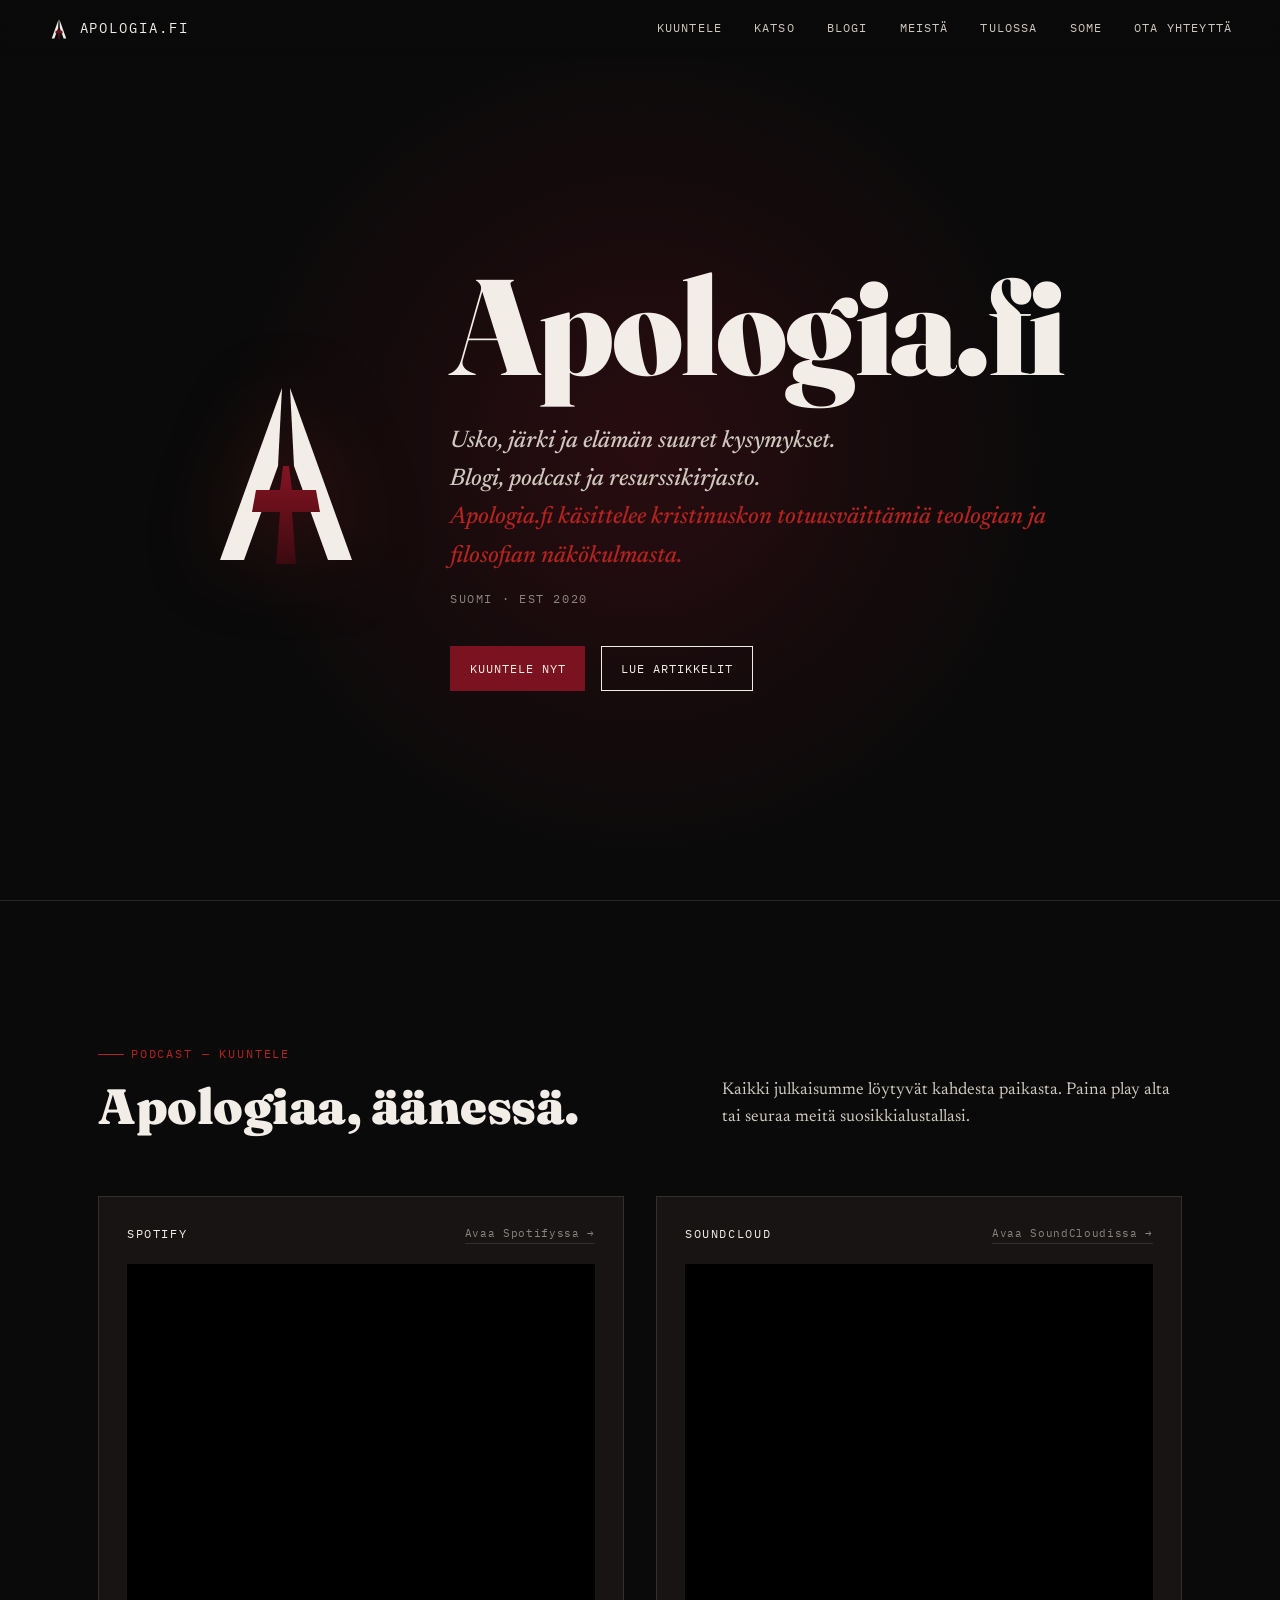
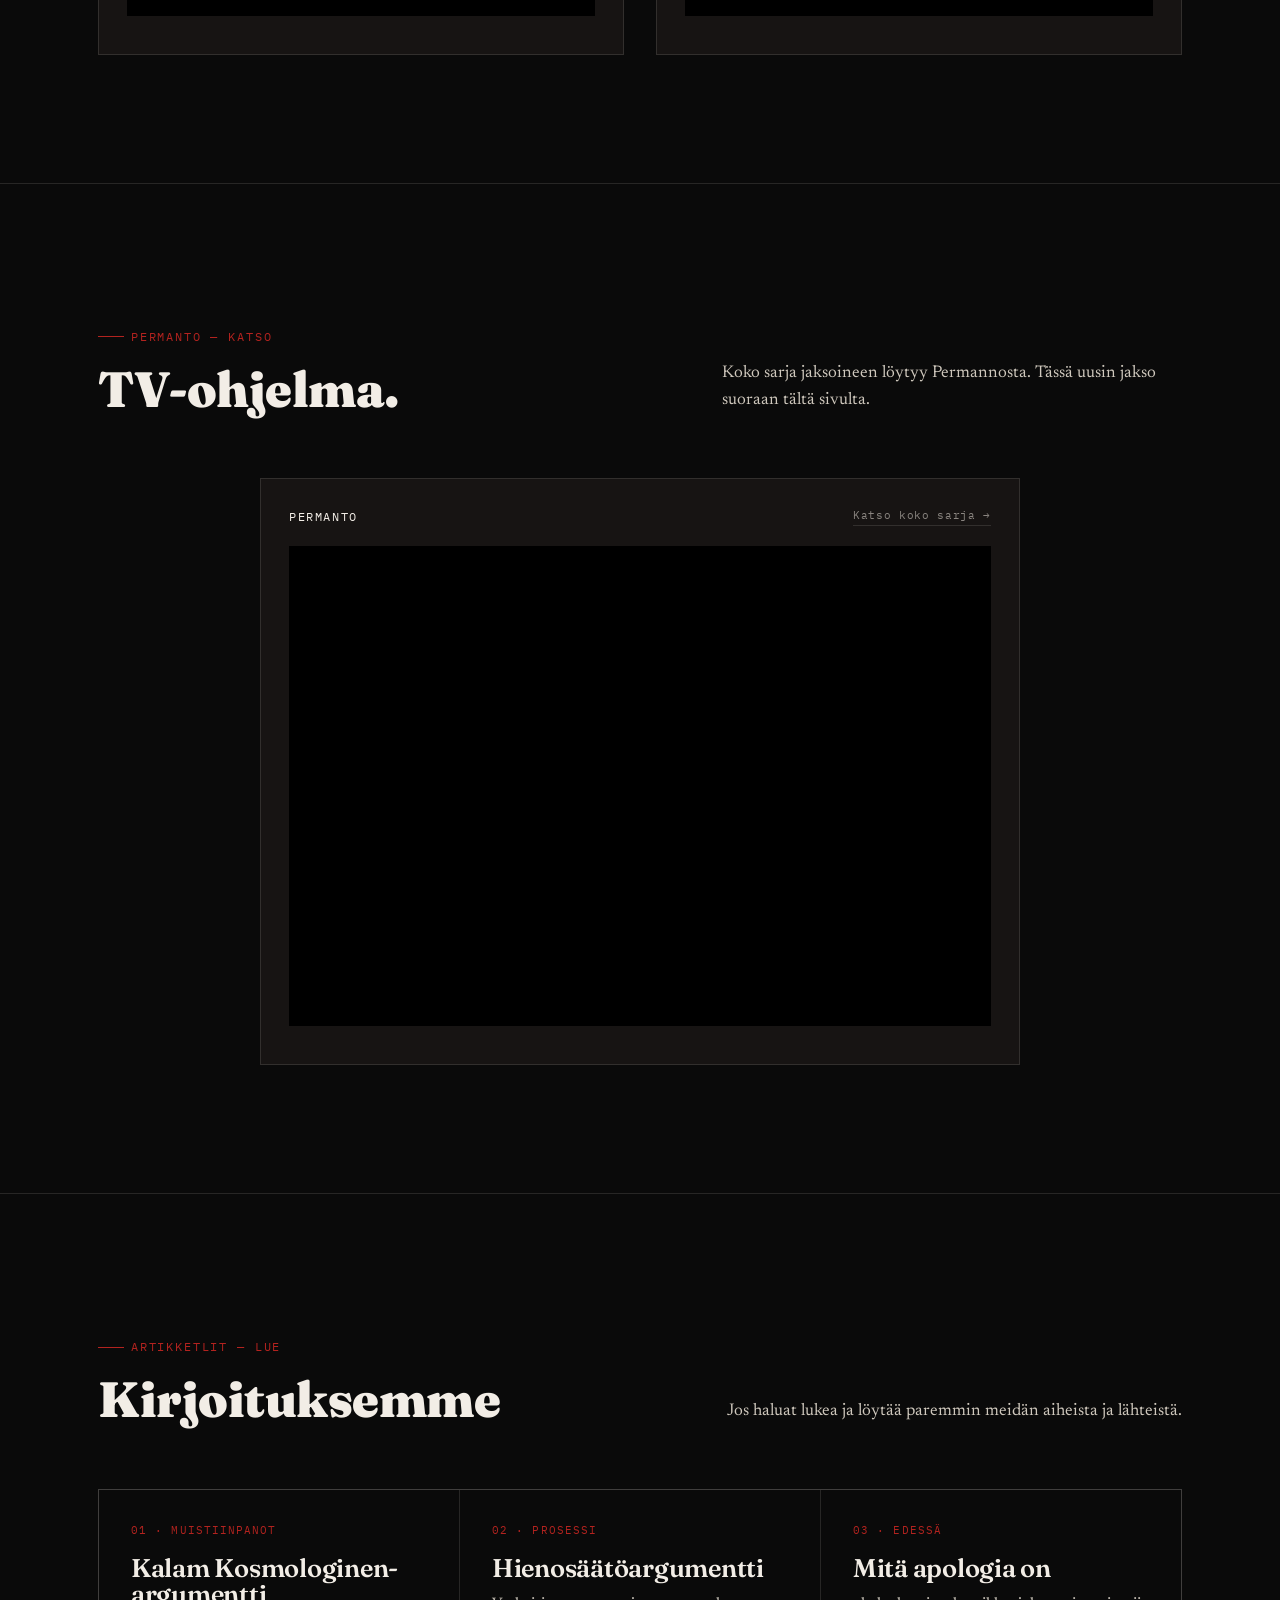
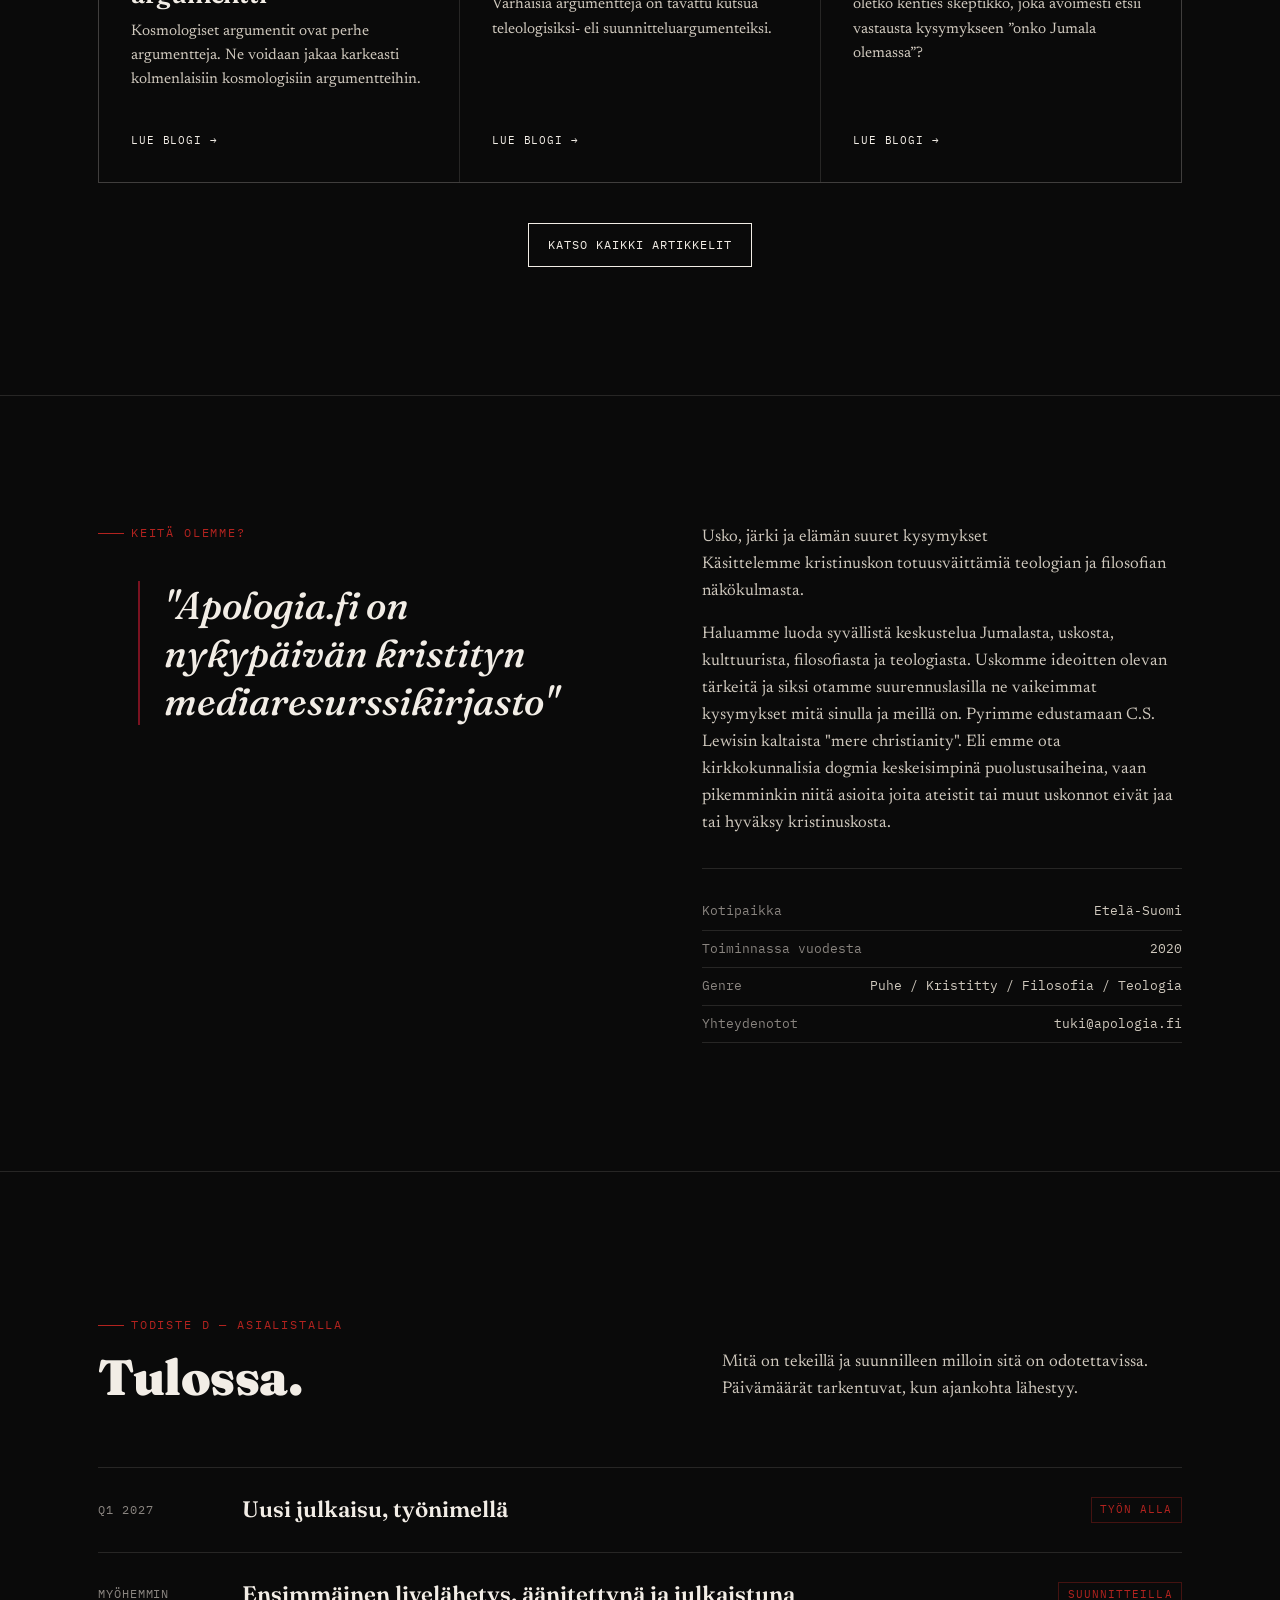
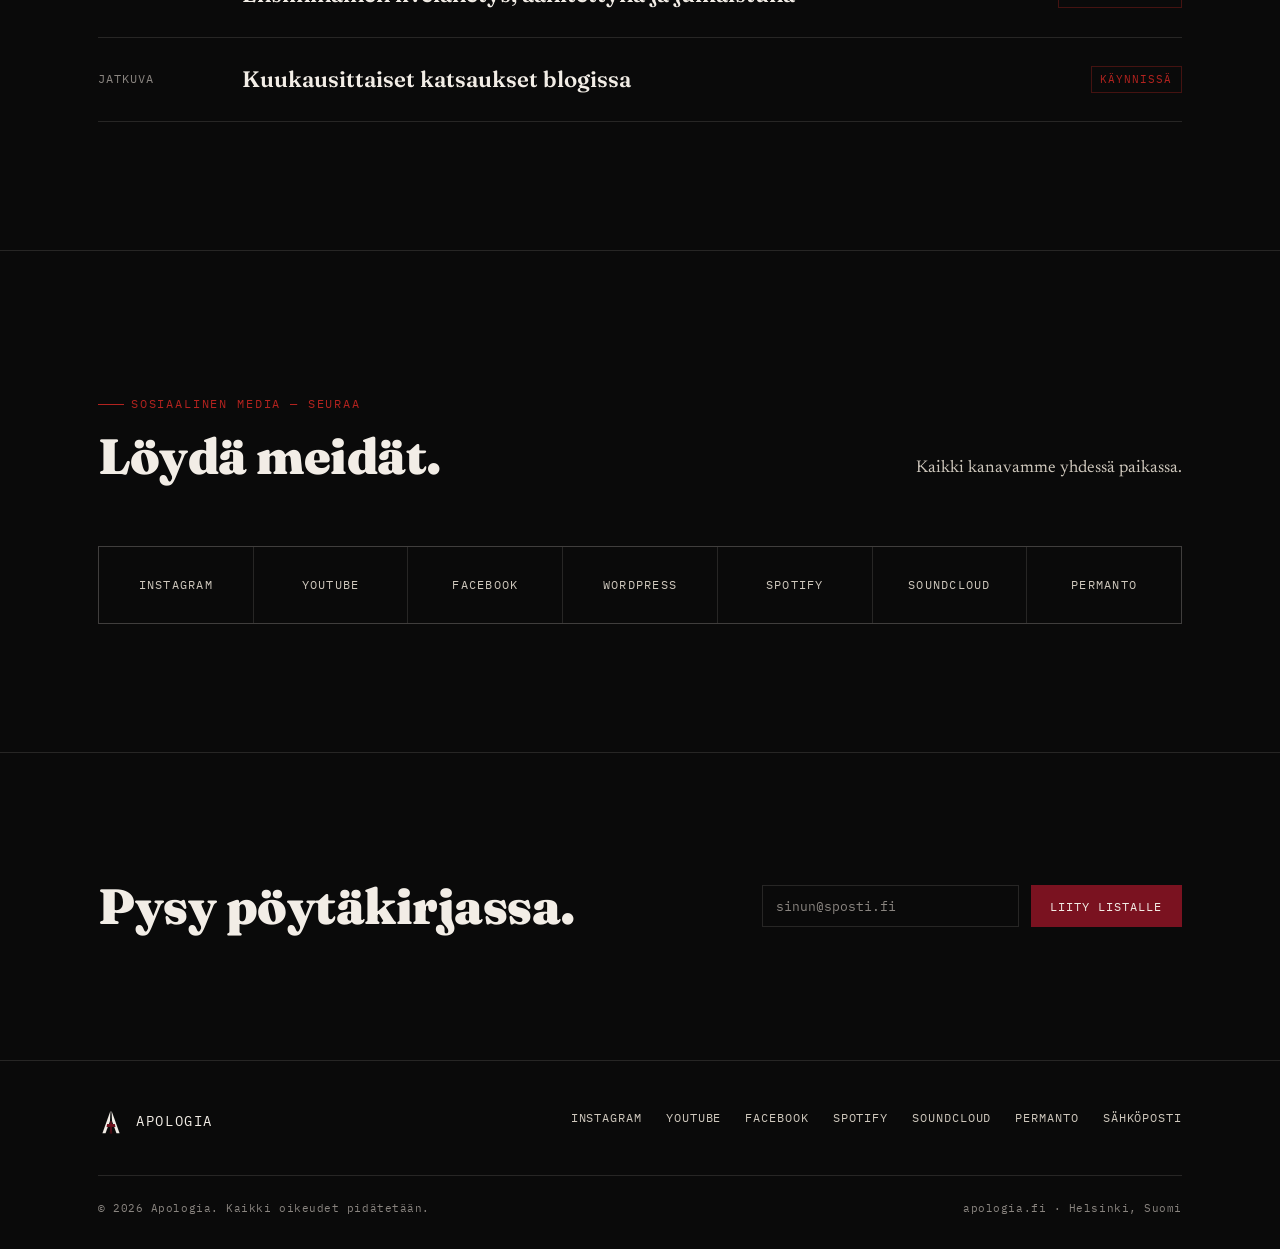
<file: index.html>
<!doctype html>
<html lang="fi">
<head>
<meta charset="UTF-8">
<meta name="viewport" content="width=device-width, initial-scale=1.0">
<title>Apologia.fi - Suomenkielistä keskustelua kristinuskosta</title>
<meta name="description" content="Blogi, podcast ja resurssikirjasto — Apologia.fi käsittelee kristinuskon totuusväittämiä teologian ja filosofian näkökulmasta.">
<link rel="icon" type="image/svg+xml" href="assets/logo.svg">
<link rel="stylesheet" href="css/style.css">
</head>
<body>

<nav class="nav">
  <a href="index.html" class="nav__brand">
    <img src="assets/logo.svg" alt="">
    Apologia.fi
  </a>
  <button class="nav__toggle" aria-label="Avaa valikko">≡</button>
  <ul class="nav__links">
    <li><a href="#listen">Kuuntele</a></li>
    <li><a href="#tv">Katso</a></li>
    <li><a href="#blog">Blogi</a></li>
    <li><a href="#about">Meistä</a></li>
    <li><a href="#docket">Tulossa</a></li>
    <li><a href="#somet">Some</a></li>
    <li><a href="#contact">Ota yhteyttä</a></li>
  </ul>
</nav>

<header class="hero">
  <div class="wrap hero__inner">
    <img class="hero__mark" src="assets/logo.svg" alt="Apologian tunnus">
    <div>
      <h1 class="hero__title">Apologia.fi</h1>
      <p class="hero__tagline">Usko, järki ja elämän suuret kysymykset.
        <br>Blogi, podcast ja resurssikirjasto.<br> <span class="italic-accent"> Apologia.fi käsittelee kristinuskon totuusväittämiä teologian ja filosofian näkökulmasta.</span></p>
      <p class="hero__meta">Suomi · Est 2020</p>
      <div class="hero__cta">
        <a href="#listen" class="btn btn--solid">Kuuntele nyt</a>
        <a href="#blog" class="btn">Lue Artikkelit</a>
      </div>
    </div>
  </div>
</header>

<section id="listen" data-reveal>
  <div class="wrap">
    <div class="section__head">
      <div>
        <p class="eyebrow">Podcast — Kuuntele</p>
        <h2>Apologiaa, äänessä.</h2>
      </div>
      <p>Kaikki julkaisumme löytyvät kahdesta paikasta. Paina play alta tai seuraa meitä suosikkialustallasi.</p>
    </div>

    <div class="listen__grid">
      <div class="listen__card">
        <div class="listen__card-head">
          <span class="listen__platform">Spotify</span>
          <a class="listen__link" href="https://open.spotify.com/show/6h0ySmW9rlTjm32GhbJBQ9" target="_blank" rel="noopener">Avaa Spotifyssa →</a>
        </div>
        <iframe class="listen__embed" style="border-radius:0" src="https://open.spotify.com/embed/show/6h0ySmW9rlTjm32GhbJBQ9?utm_source=generator&theme=0" width="100%" height="352" frameborder="0" allowfullscreen="" allow="autoplay; clipboard-write; encrypted-media; fullscreen; picture-in-picture" loading="lazy"></iframe>
      </div>

      <div class="listen__card">
        <div class="listen__card-head">
          <span class="listen__platform">SoundCloud</span>
          <a class="listen__link" href="https://soundcloud.com/user-605761881" target="_blank" rel="noopener">Avaa SoundCloudissa →</a>
        </div>
        <iframe class="listen__embed" width="100%" height="352" scrolling="no" frameborder="no" allow="autoplay" src="https://w.soundcloud.com/player/?url=https%3A//soundcloud.com/user-605761881&color=%237a1220&auto_play=false&hide_related=true&show_comments=false&show_user=true&show_reposts=false&show_teaser=false&visual=false"></iframe>
      </div>
    </div>
  </div>
</section>

<section id="tv" data-reveal>
  <div class="wrap">
    <div class="section__head">
      <div>
        <p class="eyebrow">Permanto — Katso</p>
        <h2>TV-ohjelma.</h2>
      </div>
      <p>Koko sarja jaksoineen löytyy Permannosta. Tässä uusin jakso suoraan tältä sivulta.</p>
    </div>

    <div class="listen__card tv__card">
      <div class="listen__card-head">
        <span class="listen__platform">Permanto</span>
        <a class="listen__link" href="https://www.permanto.fi/serie/details/229401409/355603812" target="_blank" rel="noopener">Katso koko sarja →</a>
      </div>
      <iframe class="listen__embed" src="https://www.permanto.fi/embed/video/229401409/355603812" width="100%" height="480" frameborder="0" allow="autoplay; fullscreen; picture-in-picture" allowfullscreen loading="lazy"></iframe>
    </div>
  </div>
</section>

<section id="blog" data-reveal>
  <div class="wrap">
    <div class="section__head">
      <div>
        <p class="eyebrow">Artikketlit — Lue</p>
        <h2>Kirjoituksemme</h2>
      </div>
      <p>Jos haluat lukea ja löytää paremmin meidän aiheista ja lähteistä.</p>
    </div>

    <div class="blog__grid">
      <a class="post-card" href="blog/opening-statement.html">
        <span class="post-card__meta">01 · Muistiinpanot</span>
        <h3>Kalam Kosmologinen-argumentti</h3>
        <p>Kosmologiset argumentit ovat perhe argumentteja. Ne voidaan jakaa karkeasti kolmenlaisiin kosmologisiin argumentteihin.</p>
        <span class="post-card__read">Lue blogi →</span>
      </a>

      <a class="post-card" href="blog/on-the-first-session.html">
        <span class="post-card__meta">02 · Prosessi</span>
        <h3>Hienosäätöargumentti</h3>
        <p>Varhaisia argumentteja on tavattu kutsua teleologisiksi- eli suunnitteluargumenteiksi.</p>
        <span class="post-card__read">Lue blogi →</span>
      </a>

      <a class="post-card" href="blog/what-comes-next.html">
        <span class="post-card__meta">03 · Edessä</span>
        <h3>Mitä apologia on</h3>
        <p>oletko kenties skeptikko, joka avoimesti etsii vastausta kysymykseen ”onko Jumala olemassa”?</p>
        <span class="post-card__read">Lue blogi →</span>
      </a>
    </div>

    <div class="blog__all">
      <a href="blog.html" class="btn">Katso kaikki artikkelit</a>
    </div>
  </div>
</section>

<section id="about" data-reveal>
  <div class="wrap about__grid">
    <div>
      <p class="eyebrow"> Keitä olemme?</p>
      <blockquote class="about__quote">"Apologia.fi on nykypäivän kristityn mediaresurssikirjasto"</blockquote>
    </div>
    <div class="about__body">
      <p>Usko, järki ja elämän suuret kysymykset

        <br>Käsittelemme kristinuskon totuusväittämiä teologian ja filosofian näkökulmasta.<br>



      <p>Haluamme luoda syvällistä keskustelua Jumalasta, uskosta, kulttuurista, filosofiasta ja teologiasta. Uskomme ideoitten olevan tärkeitä ja siksi otamme suurennuslasilla ne vaikeimmat kysymykset mitä sinulla ja meillä on. Pyrimme edustamaan C.S. Lewisin kaltaista "mere christianity". Eli emme ota kirkkokunnalisia dogmia keskeisimpinä puolustusaiheina, vaan pikemminkin niitä asioita joita ateistit tai muut uskonnot eivät jaa tai hyväksy kristinuskosta.</p>
      <ul class="about__list">
        <li><span>Kotipaikka</span><span>Etelä-Suomi</span></li>
        <li><span>Toiminnassa vuodesta</span><span>2020</span></li>
        <li><span>Genre</span><span>Puhe / Kristitty / Filosofia / Teologia</span></li>
        <li><span>Yhteydenotot</span><span>tuki@apologia.fi</span></li>
      </ul>
    </div>
  </div>
</section>

<section id="docket" data-reveal>
  <div class="wrap">
    <div class="section__head">
      <div>
        <p class="eyebrow">Todiste D — Asialistalla</p>
        <h2>Tulossa.</h2>
      </div>
      <p>Mitä on tekeillä ja suunnilleen milloin sitä on odotettavissa. Päivämäärät tarkentuvat, kun ajankohta lähestyy.</p>
    </div>

    <ul class="docket">
      <li class="docket__item">
        <span class="docket__date">Q1 2027</span>
        <span class="docket__title">Uusi julkaisu, työnimellä</span>
        <span class="docket__status">Työn alla</span>
      </li>
      <li class="docket__item">
        <span class="docket__date">Myöhemmin</span>
        <span class="docket__title">Ensimmäinen livelähetys, äänitettynä ja julkaistuna</span>
        <span class="docket__status">Suunnitteilla</span>
      </li>
      <li class="docket__item">
        <span class="docket__date">Jatkuva</span>
        <span class="docket__title">Kuukausittaiset katsaukset blogissa</span>
        <span class="docket__status">Käynnissä</span>
      </li>
    </ul>
  </div>
</section>

<section id="somet" data-reveal>
  <div class="wrap">
    <div class="section__head">
      <div>
        <p class="eyebrow">Sosiaalinen media — Seuraa</p>
        <h2>Löydä meidät.</h2>
      </div>
      <p>Kaikki kanavamme yhdessä paikassa.</p>
    </div>

    <div class="social-grid">
      <a class="social-tile" href="https://www.instagram.com/apologia.fi" target="_blank" rel="noopener">Instagram</a>
      <a class="social-tile" href="https://www.youtube.com/channel/UCwrUbr3vr2G5Sr-9BzveqGA" target="_blank" rel="noopener">YouTube</a>
      <a class="social-tile" href="https://www.facebook.com/apologia.fi/" target="_blank" rel="noopener">Facebook</a>
      <a class="social-tile" href="https://apologiafi.wordpress.com/" target="_blank" rel="noopener">WordPress</a>
      <a class="social-tile" href="https://open.spotify.com/show/6h0ySmW9rlTjm32GhbJBQ9" target="_blank" rel="noopener">Spotify</a>
      <a class="social-tile" href="https://soundcloud.com/user-605761881" target="_blank" rel="noopener">SoundCloud</a>
      <a class="social-tile" href="https://www.permanto.fi/serie/details/229401409/355603812" target="_blank" rel="noopener">Permanto</a>
    </div>
  </div>
</section>

<section id="contact" data-reveal>
  <div class="wrap contact-strip">
    <h2>Pysy pöytäkirjassa.</h2>
    <form class="contact-form">
      <input type="email" placeholder="sinun@sposti.fi" required aria-label="Sähköpostiosoite">
      <button type="submit" class="btn btn--solid">Liity listalle</button>
    </form>
  </div>
</section>

<footer>
  <div class="wrap">
    <div class="footer__top">
      <a href="index.html" class="footer__brand">
        <img src="assets/logo.svg" alt="">
        Apologia
      </a>
      <div class="footer__socials">
        <a href="https://www.instagram.com/apologia.fi" target="_blank" rel="noopener">Instagram</a>
        <a href="https://www.youtube.com/channel/UCwrUbr3vr2G5Sr-9BzveqGA" target="_blank" rel="noopener">YouTube</a>
        <a href="https://www.facebook.com/apologia.fi/" target="_blank" rel="noopener">Facebook</a>
        <a href="https://open.spotify.com/show/6h0ySmW9rlTjm32GhbJBQ9" target="_blank" rel="noopener">Spotify</a>
        <a href="https://soundcloud.com/user-605761881" target="_blank" rel="noopener">SoundCloud</a>
        <a href="https://www.permanto.fi/serie/details/229401409/355603812" target="_blank" rel="noopener">Permanto</a>
        <a href="mailto:tuki@apologia.fi">Sähköposti</a>
      </div>
    </div>
    <div class="footer__bottom">
      <span>© 2026 Apologia. Kaikki oikeudet pidätetään.</span>
      <span>apologia.fi · Helsinki, Suomi</span>
    </div>
  </div>
</footer>

<script src="js/script.js"></script>
</body>
</html>
</file>
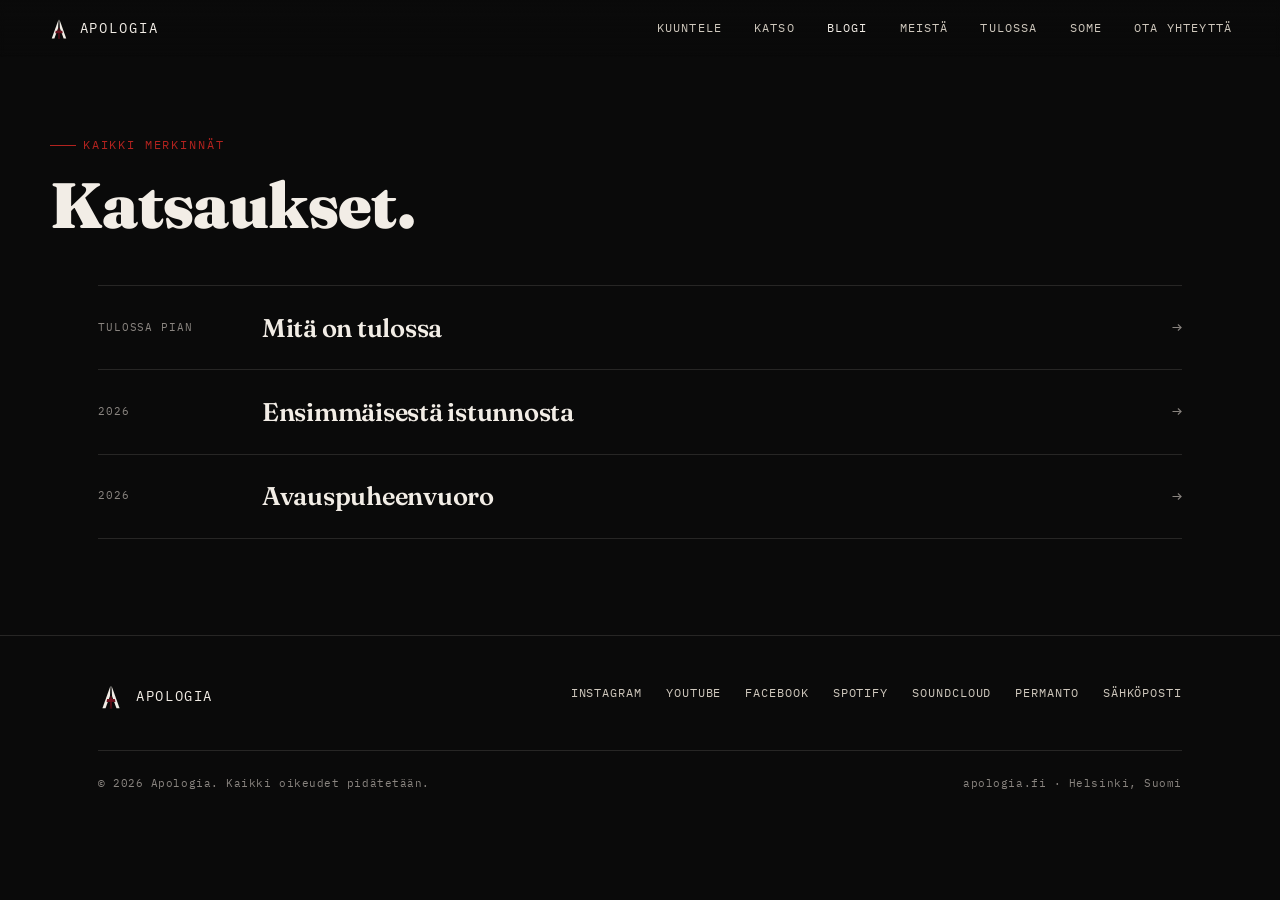
<file: blog.html>
<!doctype html>
<html lang="fi">
<head>
<meta charset="UTF-8">
<meta name="viewport" content="width=device-width, initial-scale=1.0">
<title>Katsaukset — Apologia</title>
<meta name="description" content="Kaikki merkinnät Apologian blogista.">
<link rel="icon" type="image/svg+xml" href="assets/logo.svg">
<link rel="stylesheet" href="css/style.css">
</head>
<body>

<nav class="nav">
  <a href="index.html" class="nav__brand">
    <img src="assets/logo.svg" alt="">
    Apologia
  </a>
  <button class="nav__toggle" aria-label="Avaa valikko">≡</button>
  <ul class="nav__links">
    <li><a href="index.html#listen">Kuuntele</a></li>
    <li><a href="index.html#tv">Katso</a></li>
    <li><a href="blog.html" class="is-active">Blogi</a></li>
    <li><a href="index.html#about">Meistä</a></li>
    <li><a href="index.html#docket">Tulossa</a></li>
    <li><a href="index.html#somet">Some</a></li>
    <li><a href="index.html#contact">Ota yhteyttä</a></li>
  </ul>
</nav>

<header class="page-header wrap">
  <p class="eyebrow">Kaikki merkinnät</p>
  <h1>Katsaukset.</h1>
</header>

<div class="wrap" style="padding-bottom: 6rem;">
  <ul class="post-list">
    <li>
      <a href="blog/what-comes-next.html">
        <span class="post-list__date">Tulossa pian</span>
        <h3>Mitä on tulossa</h3>
        <span class="post-list__arrow">→</span>
      </a>
    </li>
    <li>
      <a href="blog/on-the-first-session.html">
        <span class="post-list__date">2026</span>
        <h3>Ensimmäisestä istunnosta</h3>
        <span class="post-list__arrow">→</span>
      </a>
    </li>
    <li>
      <a href="blog/opening-statement.html">
        <span class="post-list__date">2026</span>
        <h3>Avauspuheenvuoro</h3>
        <span class="post-list__arrow">→</span>
      </a>
    </li>
  </ul>
</div>

<footer>
  <div class="wrap">
    <div class="footer__top">
      <a href="index.html" class="footer__brand">
        <img src="assets/logo.svg" alt="">
        Apologia
      </a>
      <div class="footer__socials">
        <a href="https://www.instagram.com/apologia.fi" target="_blank" rel="noopener">Instagram</a>
        <a href="https://www.youtube.com/channel/UCwrUbr3vr2G5Sr-9BzveqGA" target="_blank" rel="noopener">YouTube</a>
        <a href="https://www.facebook.com/apologia.fi/" target="_blank" rel="noopener">Facebook</a>
        <a href="https://open.spotify.com/show/6h0ySmW9rlTjm32GhbJBQ9" target="_blank" rel="noopener">Spotify</a>
        <a href="https://soundcloud.com/user-605761881" target="_blank" rel="noopener">SoundCloud</a>
        <a href="https://www.permanto.fi/serie/details/229401409/355603812" target="_blank" rel="noopener">Permanto</a>
        <a href="mailto:tuki@apologia.fi">Sähköposti</a>
      </div>
    </div>
    <div class="footer__bottom">
      <span>© 2026 Apologia. Kaikki oikeudet pidätetään.</span>
      <span>apologia.fi · Helsinki, Suomi</span>
    </div>
  </div>
</footer>

<script src="js/script.js"></script>
</body>
</html>
</file>
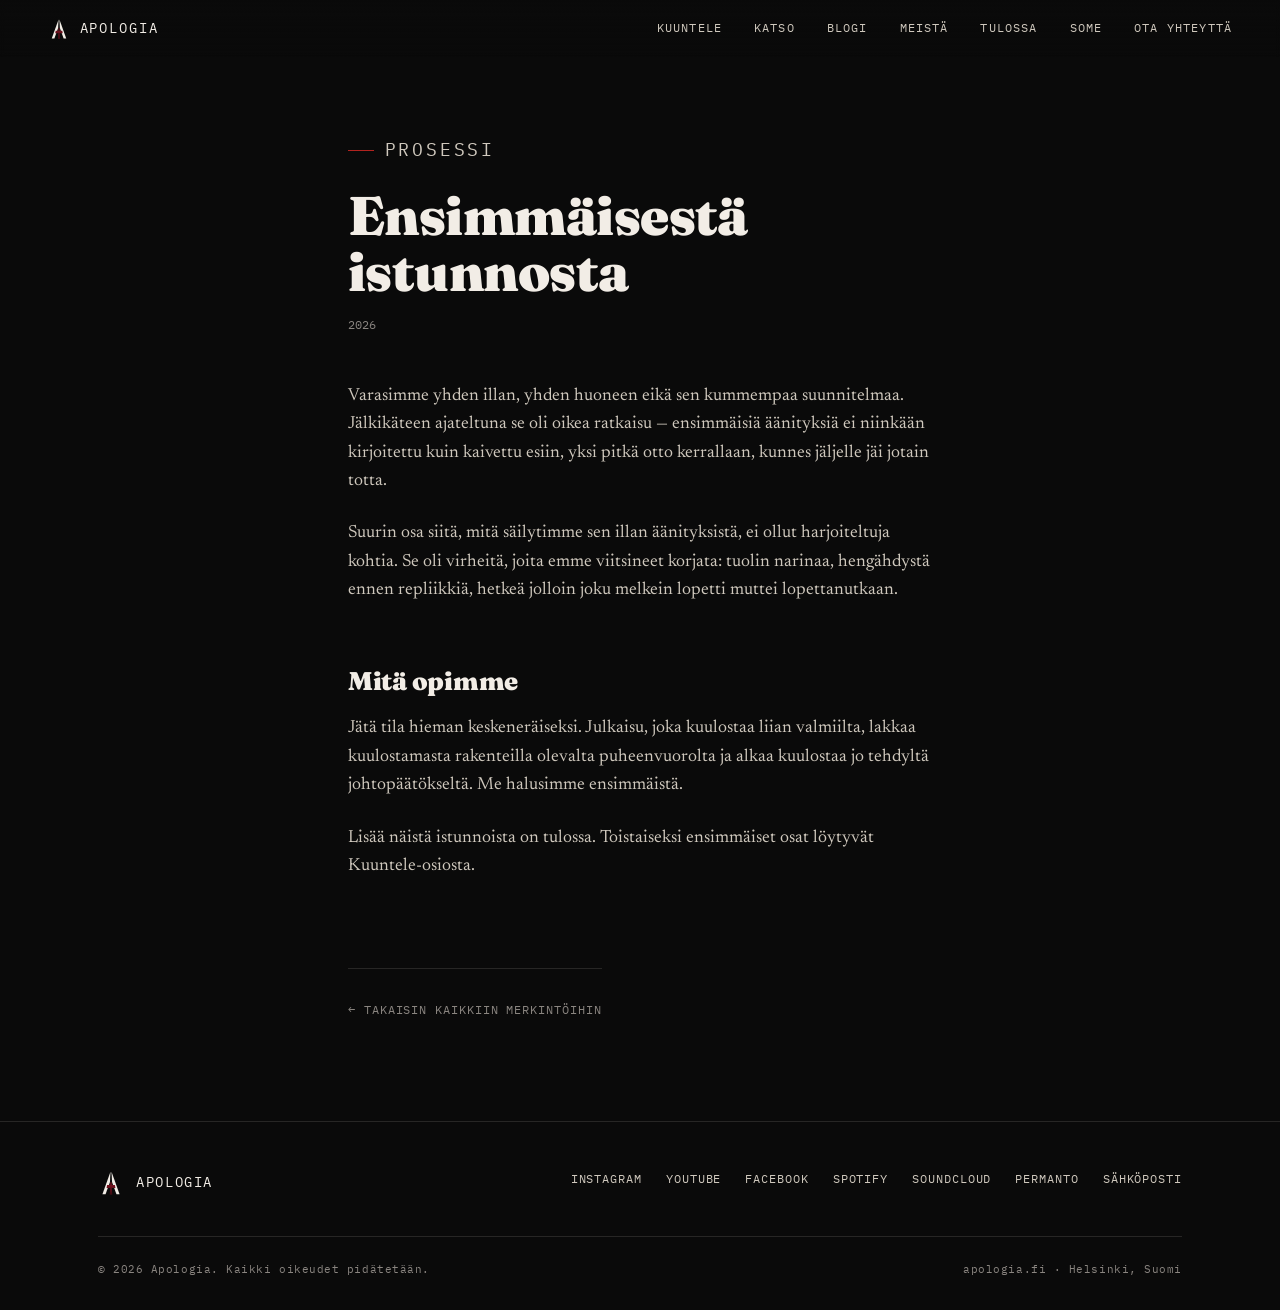
<file: on-the-first-session.html>
<!doctype html>
<html lang="fi">
<head>
<meta charset="UTF-8">
<meta name="viewport" content="width=device-width, initial-scale=1.0">
<title>Ensimmäisestä istunnosta — Apologia</title>
<meta name="description" content="Lyhyt kertomus siitä, miten ensimmäiset äänitykset syntyivät.">
<link rel="icon" type="image/svg+xml" href="../assets/logo.svg">
<link rel="stylesheet" href="../css/style.css">
</head>
<body>

<nav class="nav">
  <a href="../index.html" class="nav__brand">
    <img src="../assets/logo.svg" alt="">
    Apologia
  </a>
  <button class="nav__toggle" aria-label="Avaa valikko">≡</button>
  <ul class="nav__links">
    <li><a href="../index.html#listen">Kuuntele</a></li>
    <li><a href="../index.html#tv">Katso</a></li>
    <li><a href="../blog.html">Blogi</a></li>
    <li><a href="../index.html#about">Meistä</a></li>
    <li><a href="../index.html#docket">Tulossa</a></li>
    <li><a href="../index.html#somet">Some</a></li>
    <li><a href="../index.html#contact">Ota yhteyttä</a></li>
  </ul>
</nav>

<article class="post-body">
  <p class="eyebrow">Prosessi</p>
  <h1>Ensimmäisestä istunnosta</h1>
  <span class="post-date">2026</span>

  <p>Varasimme yhden illan, yhden huoneen eikä sen kummempaa suunnitelmaa. Jälkikäteen ajateltuna se oli oikea ratkaisu — ensimmäisiä äänityksiä ei niinkään kirjoitettu kuin kaivettu esiin, yksi pitkä otto kerrallaan, kunnes jäljelle jäi jotain totta.</p>

  <p>Suurin osa siitä, mitä säilytimme sen illan äänityksistä, ei ollut harjoiteltuja kohtia. Se oli virheitä, joita emme viitsineet korjata: tuolin narinaa, hengähdystä ennen repliikkiä, hetkeä jolloin joku melkein lopetti muttei lopettanutkaan.</p>

  <h2>Mitä opimme</h2>
  <p>Jätä tila hieman keskeneräiseksi. Julkaisu, joka kuulostaa liian valmiilta, lakkaa kuulostamasta rakenteilla olevalta puheenvuorolta ja alkaa kuulostaa jo tehdyltä johtopäätökseltä. Me halusimme ensimmäistä.</p>

  <p>Lisää näistä istunnoista on tulossa. Toistaiseksi ensimmäiset osat löytyvät Kuuntele-osiosta.</p>

  <a href="../blog.html" class="post-back">← Takaisin kaikkiin merkintöihin</a>
</article>

<footer>
  <div class="wrap">
    <div class="footer__top">
      <a href="../index.html" class="footer__brand">
        <img src="../assets/logo.svg" alt="">
        Apologia
      </a>
      <div class="footer__socials">
        <a href="https://www.instagram.com/apologia.fi" target="_blank" rel="noopener">Instagram</a>
        <a href="https://www.youtube.com/channel/UCwrUbr3vr2G5Sr-9BzveqGA" target="_blank" rel="noopener">YouTube</a>
        <a href="https://www.facebook.com/apologia.fi/" target="_blank" rel="noopener">Facebook</a>
        <a href="https://open.spotify.com/show/6h0ySmW9rlTjm32GhbJBQ9" target="_blank" rel="noopener">Spotify</a>
        <a href="https://soundcloud.com/user-605761881" target="_blank" rel="noopener">SoundCloud</a>
        <a href="https://www.permanto.fi/serie/details/229401409/355603812" target="_blank" rel="noopener">Permanto</a>
        <a href="mailto:tuki@apologia.fi">Sähköposti</a>
      </div>
    </div>
    <div class="footer__bottom">
      <span>© 2026 Apologia. Kaikki oikeudet pidätetään.</span>
      <span>apologia.fi · Helsinki, Suomi</span>
    </div>
  </div>
</footer>

<script src="../js/script.js"></script>
</body>
</html>
</file>
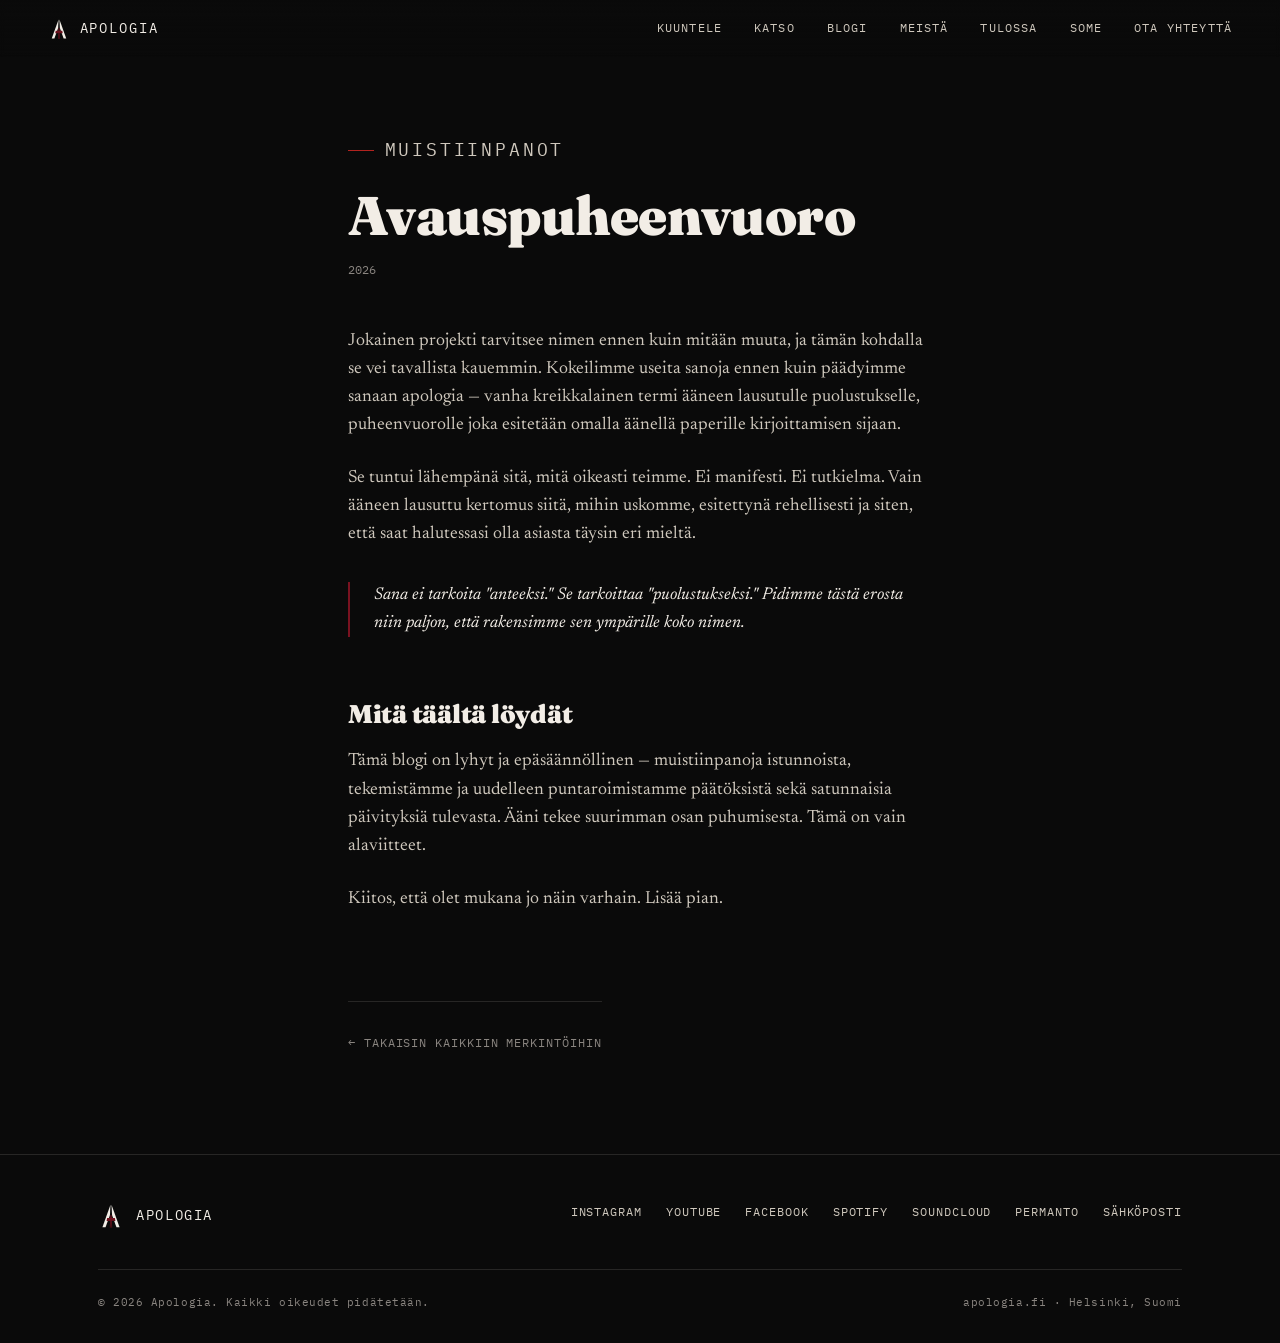
<file: opening-statement.html>
<!doctype html>
<html lang="fi">
<head>
<meta charset="UTF-8">
<meta name="viewport" content="width=device-width, initial-scale=1.0">
<title>Avauspuheenvuoro — Apologia</title>
<meta name="description" content="Miksi nimesimme sen Apologiaksi ja mitä tarkoitamme äänellä esitetyllä puolustuksella.">
<link rel="icon" type="image/svg+xml" href="../assets/logo.svg">
<link rel="stylesheet" href="../css/style.css">
</head>
<body>

<nav class="nav">
  <a href="../index.html" class="nav__brand">
    <img src="../assets/logo.svg" alt="">
    Apologia
  </a>
  <button class="nav__toggle" aria-label="Avaa valikko">≡</button>
  <ul class="nav__links">
    <li><a href="../index.html#listen">Kuuntele</a></li>
    <li><a href="../index.html#tv">Katso</a></li>
    <li><a href="../blog.html">Blogi</a></li>
    <li><a href="../index.html#about">Meistä</a></li>
    <li><a href="../index.html#docket">Tulossa</a></li>
    <li><a href="../index.html#somet">Some</a></li>
    <li><a href="../index.html#contact">Ota yhteyttä</a></li>
  </ul>
</nav>

<article class="post-body">
  <p class="eyebrow">Muistiinpanot</p>
  <h1>Avauspuheenvuoro</h1>
  <span class="post-date">2026</span>

  <p>Jokainen projekti tarvitsee nimen ennen kuin mitään muuta, ja tämän kohdalla se vei tavallista kauemmin. Kokeilimme useita sanoja ennen kuin päädyimme sanaan apologia — vanha kreikkalainen termi ääneen lausutulle puolustukselle, puheenvuorolle joka esitetään omalla äänellä paperille kirjoittamisen sijaan.</p>

  <p>Se tuntui lähempänä sitä, mitä oikeasti teimme. Ei manifesti. Ei tutkielma. Vain ääneen lausuttu kertomus siitä, mihin uskomme, esitettynä rehellisesti ja siten, että saat halutessasi olla asiasta täysin eri mieltä.</p>

  <blockquote>Sana ei tarkoita "anteeksi." Se tarkoittaa "puolustukseksi." Pidimme tästä erosta niin paljon, että rakensimme sen ympärille koko nimen.</blockquote>

  <h2>Mitä täältä löydät</h2>
  <p>Tämä blogi on lyhyt ja epäsäännöllinen — muistiinpanoja istunnoista, tekemistämme ja uudelleen puntaroimistamme päätöksistä sekä satunnaisia päivityksiä tulevasta. Ääni tekee suurimman osan puhumisesta. Tämä on vain alaviitteet.</p>

  <p>Kiitos, että olet mukana jo näin varhain. Lisää pian.</p>

  <a href="../blog.html" class="post-back">← Takaisin kaikkiin merkintöihin</a>
</article>

<footer>
  <div class="wrap">
    <div class="footer__top">
      <a href="../index.html" class="footer__brand">
        <img src="../assets/logo.svg" alt="">
        Apologia
      </a>
      <div class="footer__socials">
        <a href="https://www.instagram.com/apologia.fi" target="_blank" rel="noopener">Instagram</a>
        <a href="https://www.youtube.com/channel/UCwrUbr3vr2G5Sr-9BzveqGA" target="_blank" rel="noopener">YouTube</a>
        <a href="https://www.facebook.com/apologia.fi/" target="_blank" rel="noopener">Facebook</a>
        <a href="https://open.spotify.com/show/6h0ySmW9rlTjm32GhbJBQ9" target="_blank" rel="noopener">Spotify</a>
        <a href="https://soundcloud.com/user-605761881" target="_blank" rel="noopener">SoundCloud</a>
        <a href="https://www.permanto.fi/serie/details/229401409/355603812" target="_blank" rel="noopener">Permanto</a>
        <a href="mailto:tuki@apologia.fi">Sähköposti</a>
      </div>
    </div>
    <div class="footer__bottom">
      <span>© 2026 Apologia. Kaikki oikeudet pidätetään.</span>
      <span>apologia.fi · Helsinki, Suomi</span>
    </div>
  </div>
</footer>

<script src="../js/script.js"></script>
</body>
</html>
</file>
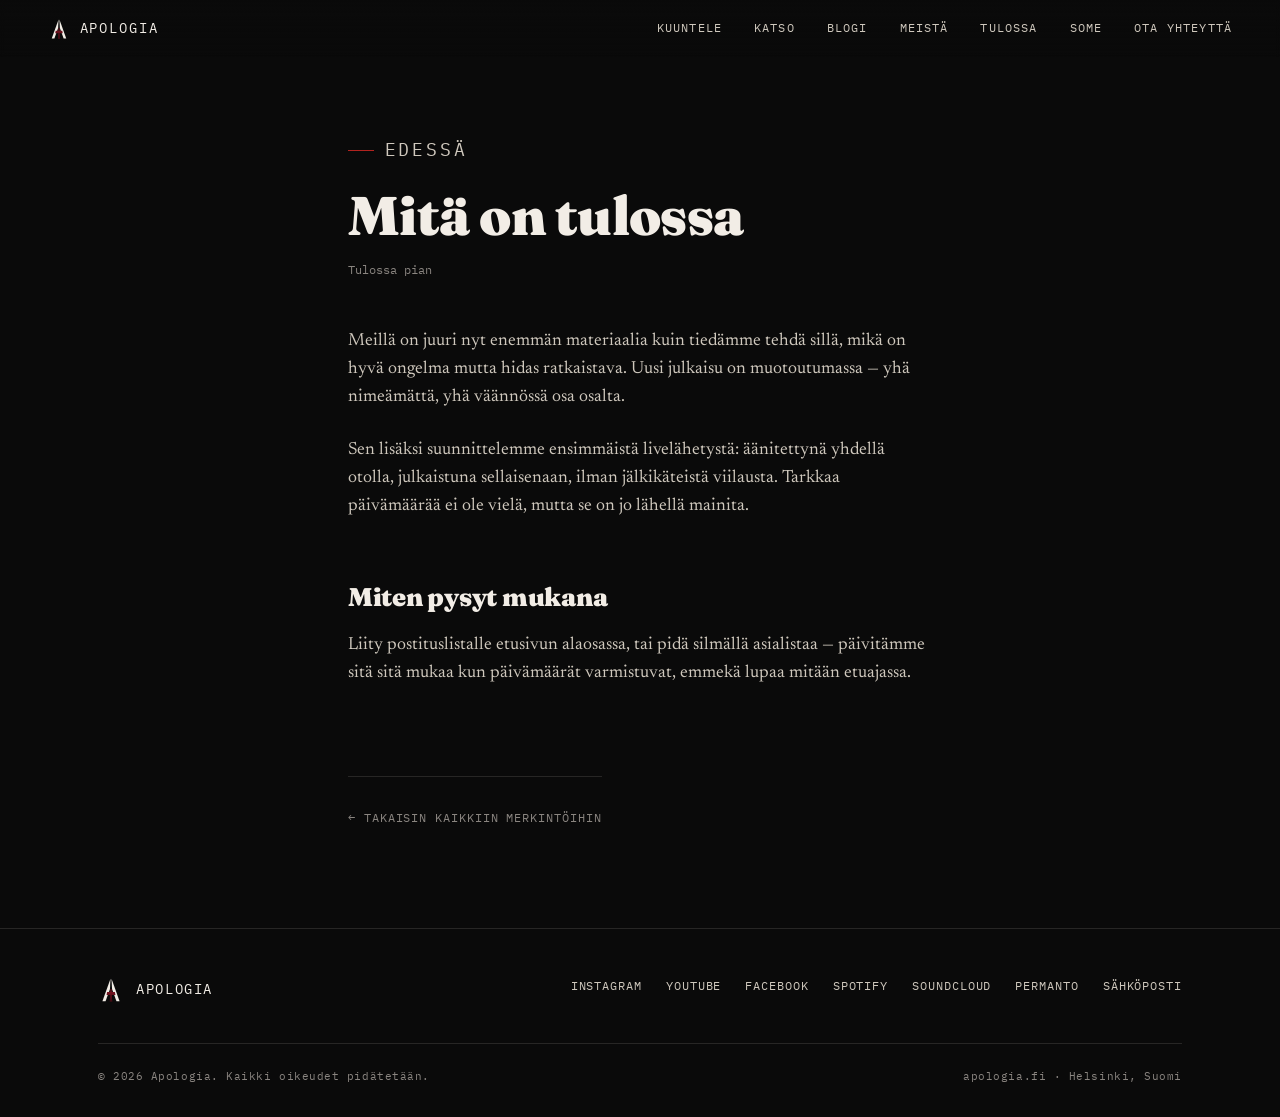
<file: what-comes-next.html>
<!doctype html>
<html lang="fi">
<head>
<meta charset="UTF-8">
<meta name="viewport" content="width=device-width, initial-scale=1.0">
<title>Mitä on tulossa — Apologia</title>
<meta name="description" content="Katsaus materiaaliin, jonka parissa työskentelemme juuri nyt, ja suunta johon se on menossa.">
<link rel="icon" type="image/svg+xml" href="../assets/logo.svg">
<link rel="stylesheet" href="../css/style.css">
</head>
<body>

<nav class="nav">
  <a href="../index.html" class="nav__brand">
    <img src="../assets/logo.svg" alt="">
    Apologia
  </a>
  <button class="nav__toggle" aria-label="Avaa valikko">≡</button>
  <ul class="nav__links">
    <li><a href="../index.html#listen">Kuuntele</a></li>
    <li><a href="../index.html#tv">Katso</a></li>
    <li><a href="../blog.html">Blogi</a></li>
    <li><a href="../index.html#about">Meistä</a></li>
    <li><a href="../index.html#docket">Tulossa</a></li>
    <li><a href="../index.html#somet">Some</a></li>
    <li><a href="../index.html#contact">Ota yhteyttä</a></li>
  </ul>
</nav>

<article class="post-body">
  <p class="eyebrow">Edessä</p>
  <h1>Mitä on tulossa</h1>
  <span class="post-date">Tulossa pian</span>

  <p>Meillä on juuri nyt enemmän materiaalia kuin tiedämme tehdä sillä, mikä on hyvä ongelma mutta hidas ratkaistava. Uusi julkaisu on muotoutumassa — yhä nimeämättä, yhä väännössä osa osalta.</p>

  <p>Sen lisäksi suunnittelemme ensimmäistä livelähetystä: äänitettynä yhdellä otolla, julkaistuna sellaisenaan, ilman jälkikäteistä viilausta. Tarkkaa päivämäärää ei ole vielä, mutta se on jo lähellä mainita.</p>

  <h2>Miten pysyt mukana</h2>
  <p>Liity postituslistalle etusivun alaosassa, tai pidä silmällä asialistaa — päivitämme sitä sitä mukaa kun päivämäärät varmistuvat, emmekä lupaa mitään etuajassa.</p>

  <a href="../blog.html" class="post-back">← Takaisin kaikkiin merkintöihin</a>
</article>

<footer>
  <div class="wrap">
    <div class="footer__top">
      <a href="../index.html" class="footer__brand">
        <img src="../assets/logo.svg" alt="">
        Apologia
      </a>
      <div class="footer__socials">
        <a href="https://www.instagram.com/apologia.fi" target="_blank" rel="noopener">Instagram</a>
        <a href="https://www.youtube.com/channel/UCwrUbr3vr2G5Sr-9BzveqGA" target="_blank" rel="noopener">YouTube</a>
        <a href="https://www.facebook.com/apologia.fi/" target="_blank" rel="noopener">Facebook</a>
        <a href="https://open.spotify.com/show/6h0ySmW9rlTjm32GhbJBQ9" target="_blank" rel="noopener">Spotify</a>
        <a href="https://soundcloud.com/user-605761881" target="_blank" rel="noopener">SoundCloud</a>
        <a href="https://www.permanto.fi/serie/details/229401409/355603812" target="_blank" rel="noopener">Permanto</a>
        <a href="mailto:tuki@apologia.fi">Sähköposti</a>
      </div>
    </div>
    <div class="footer__bottom">
      <span>© 2026 Apologia. Kaikki oikeudet pidätetään.</span>
      <span>apologia.fi · Helsinki, Suomi</span>
    </div>
  </div>
</footer>

<script src="../js/script.js"></script>
</body>
</html>
</file>
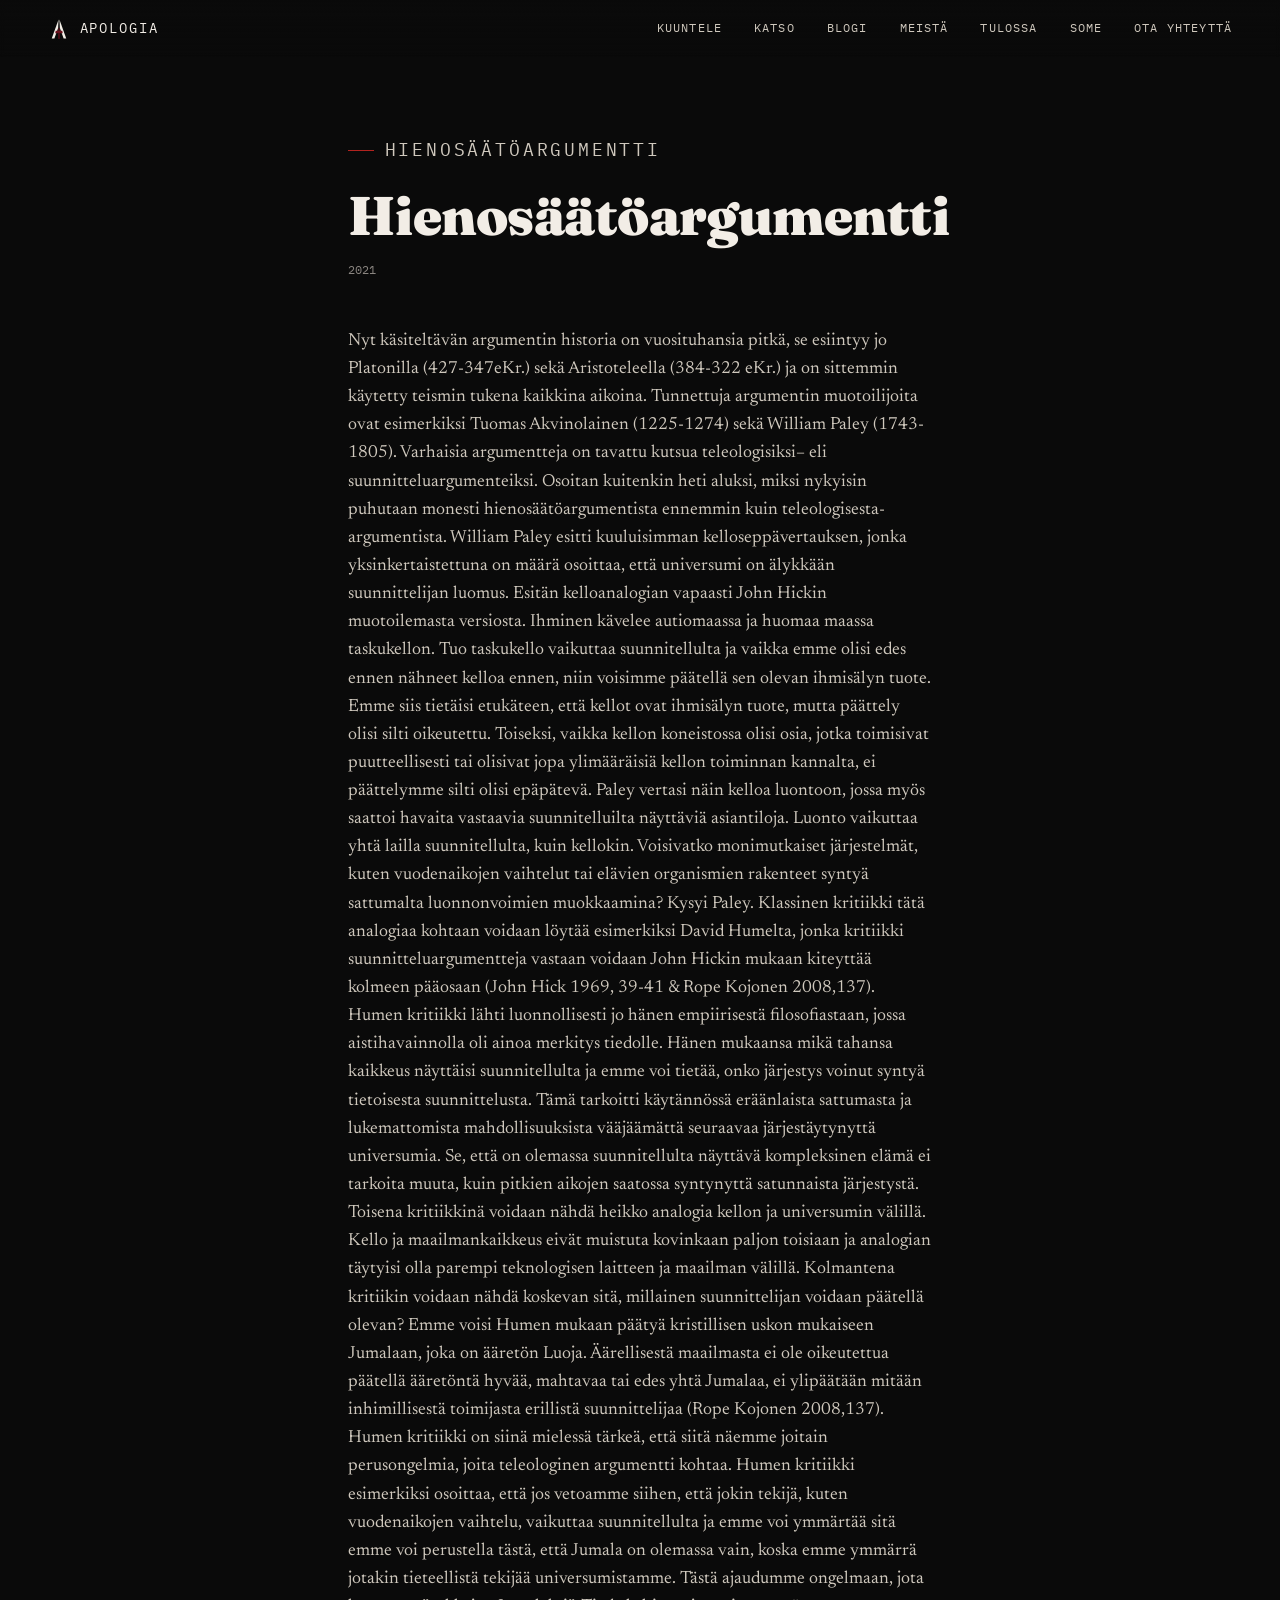
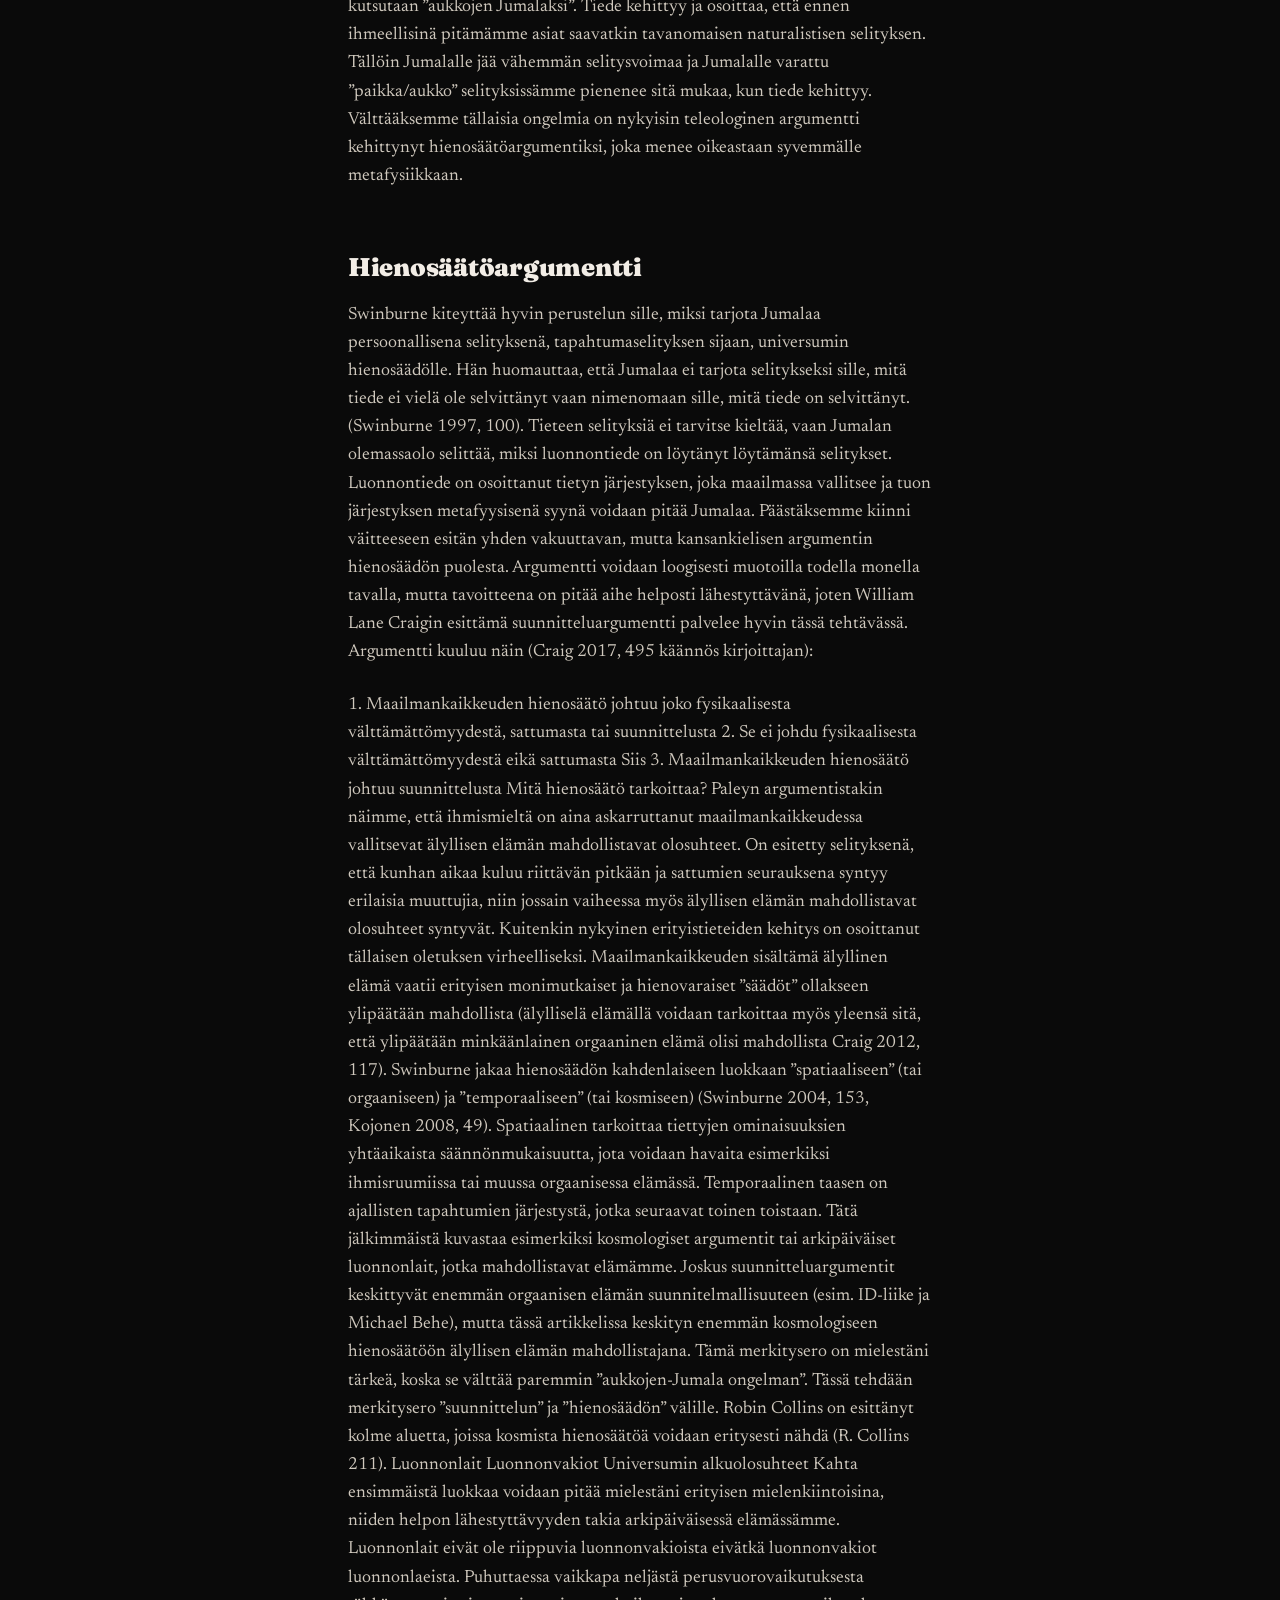
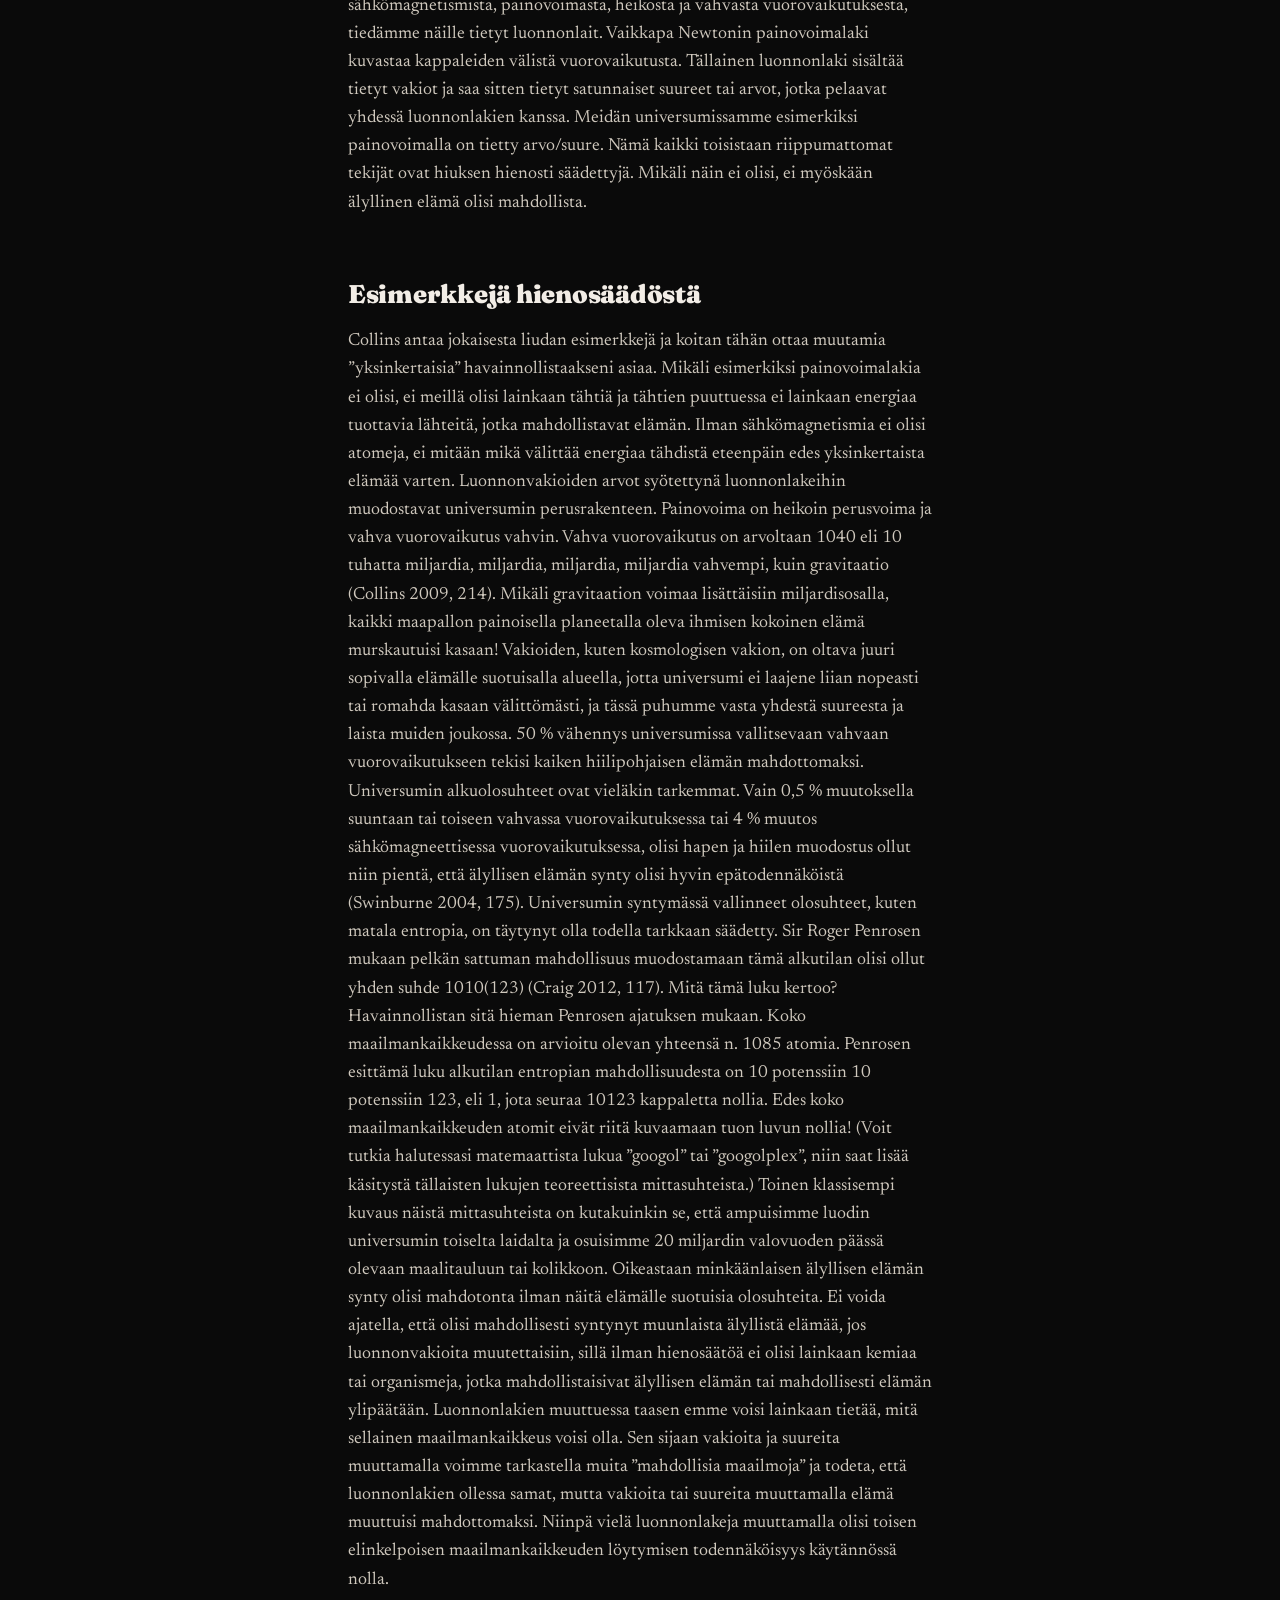
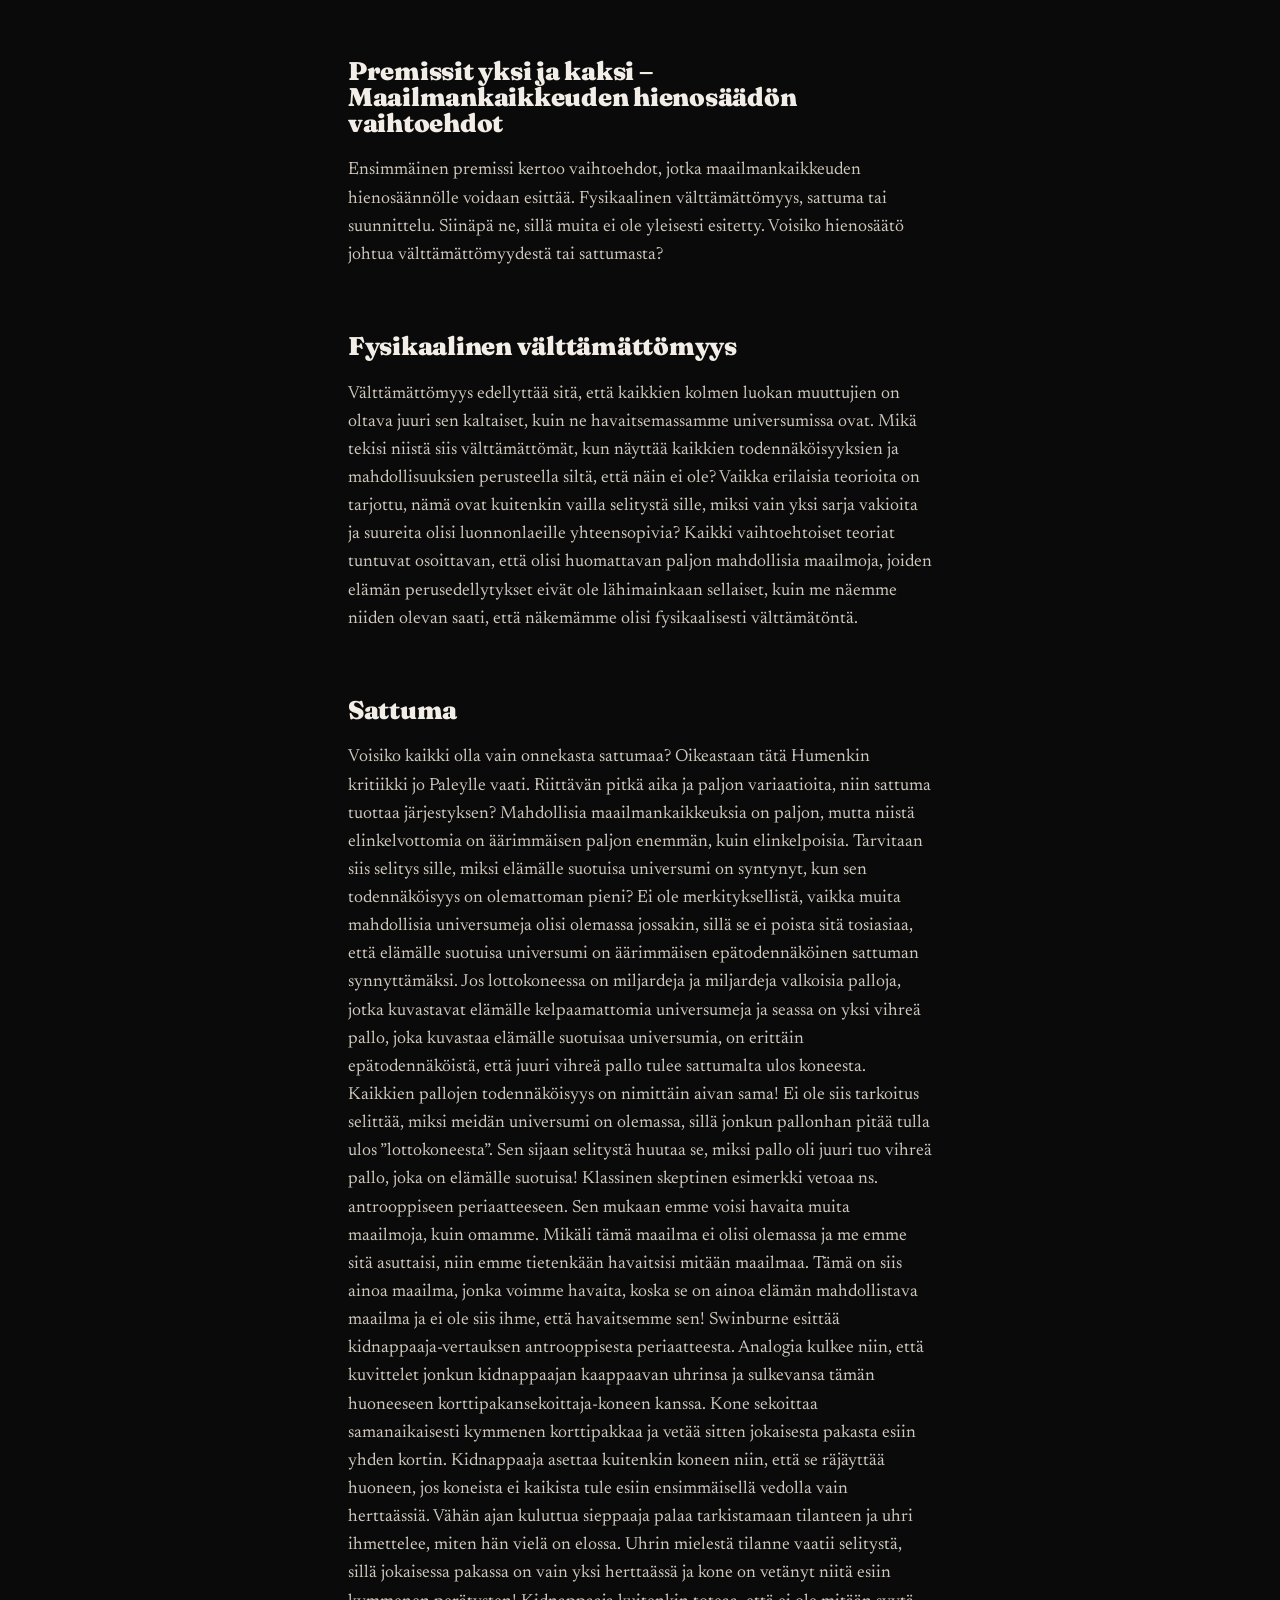
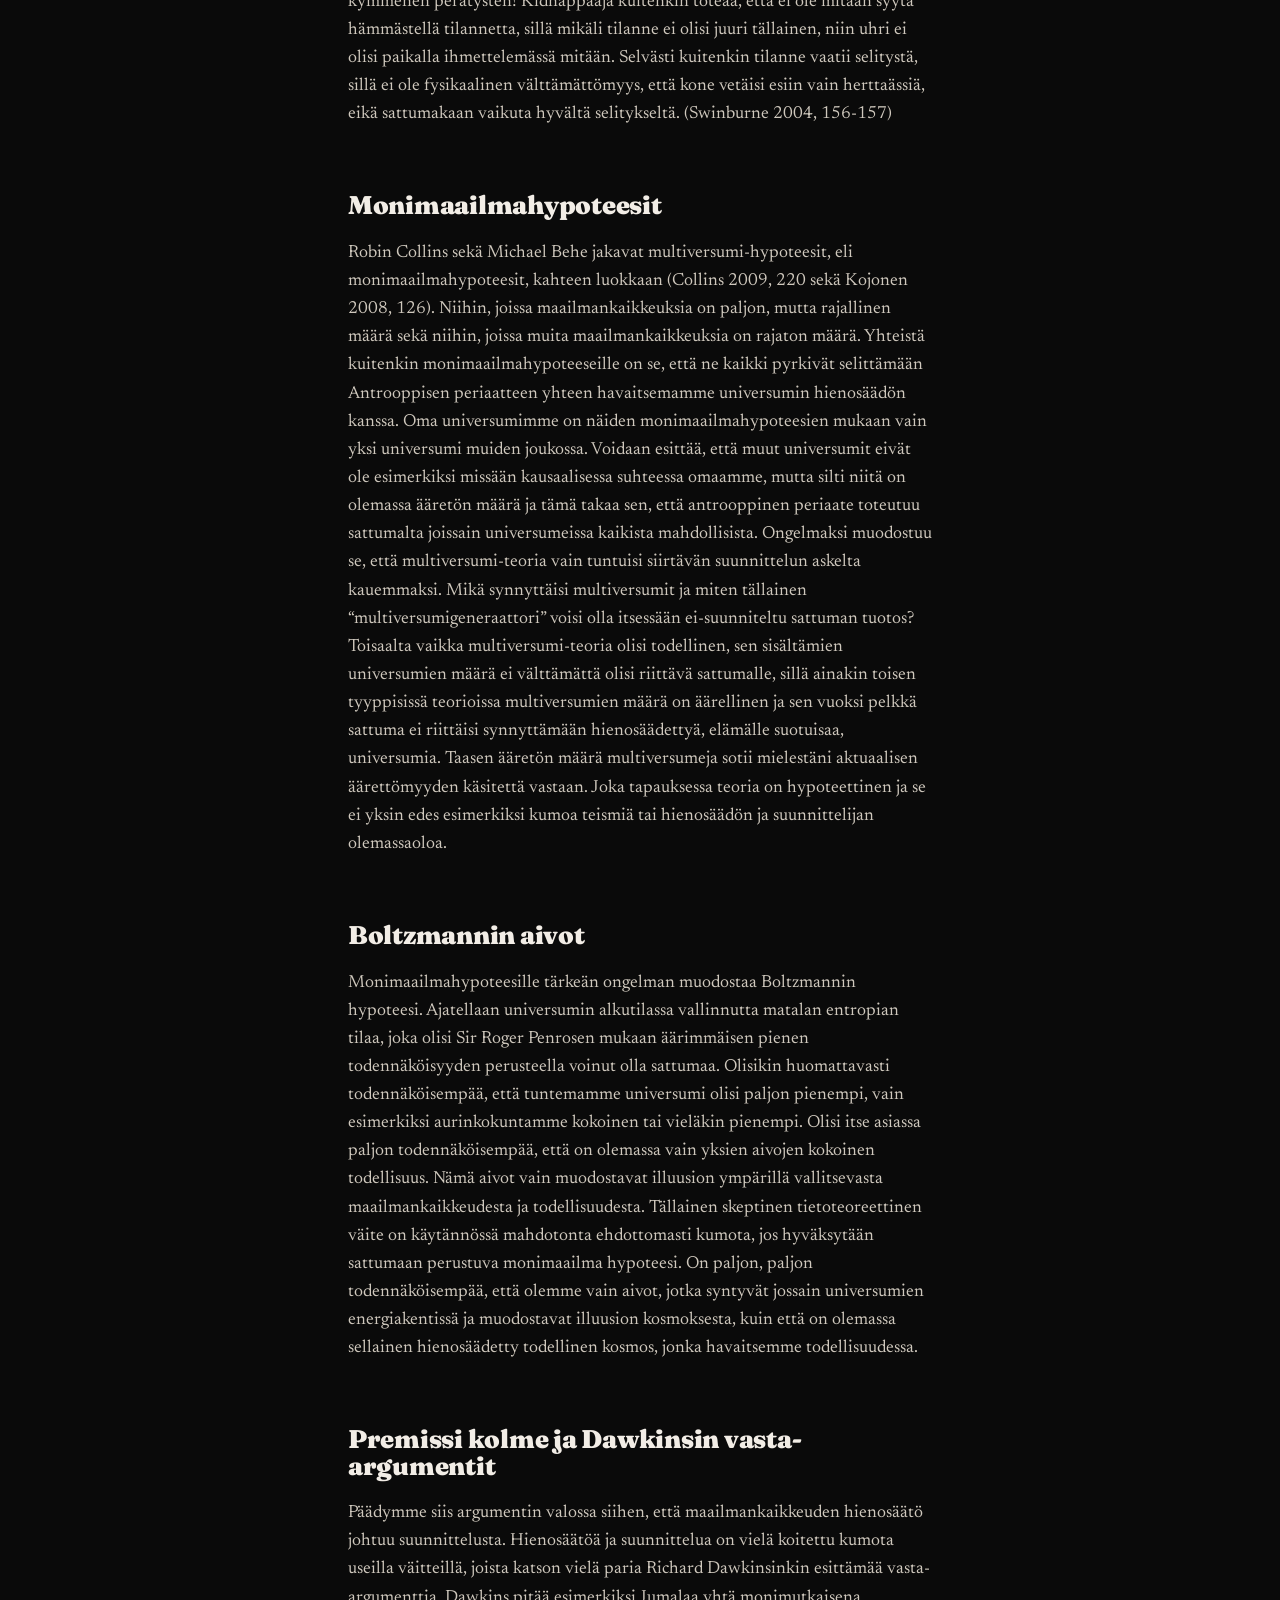
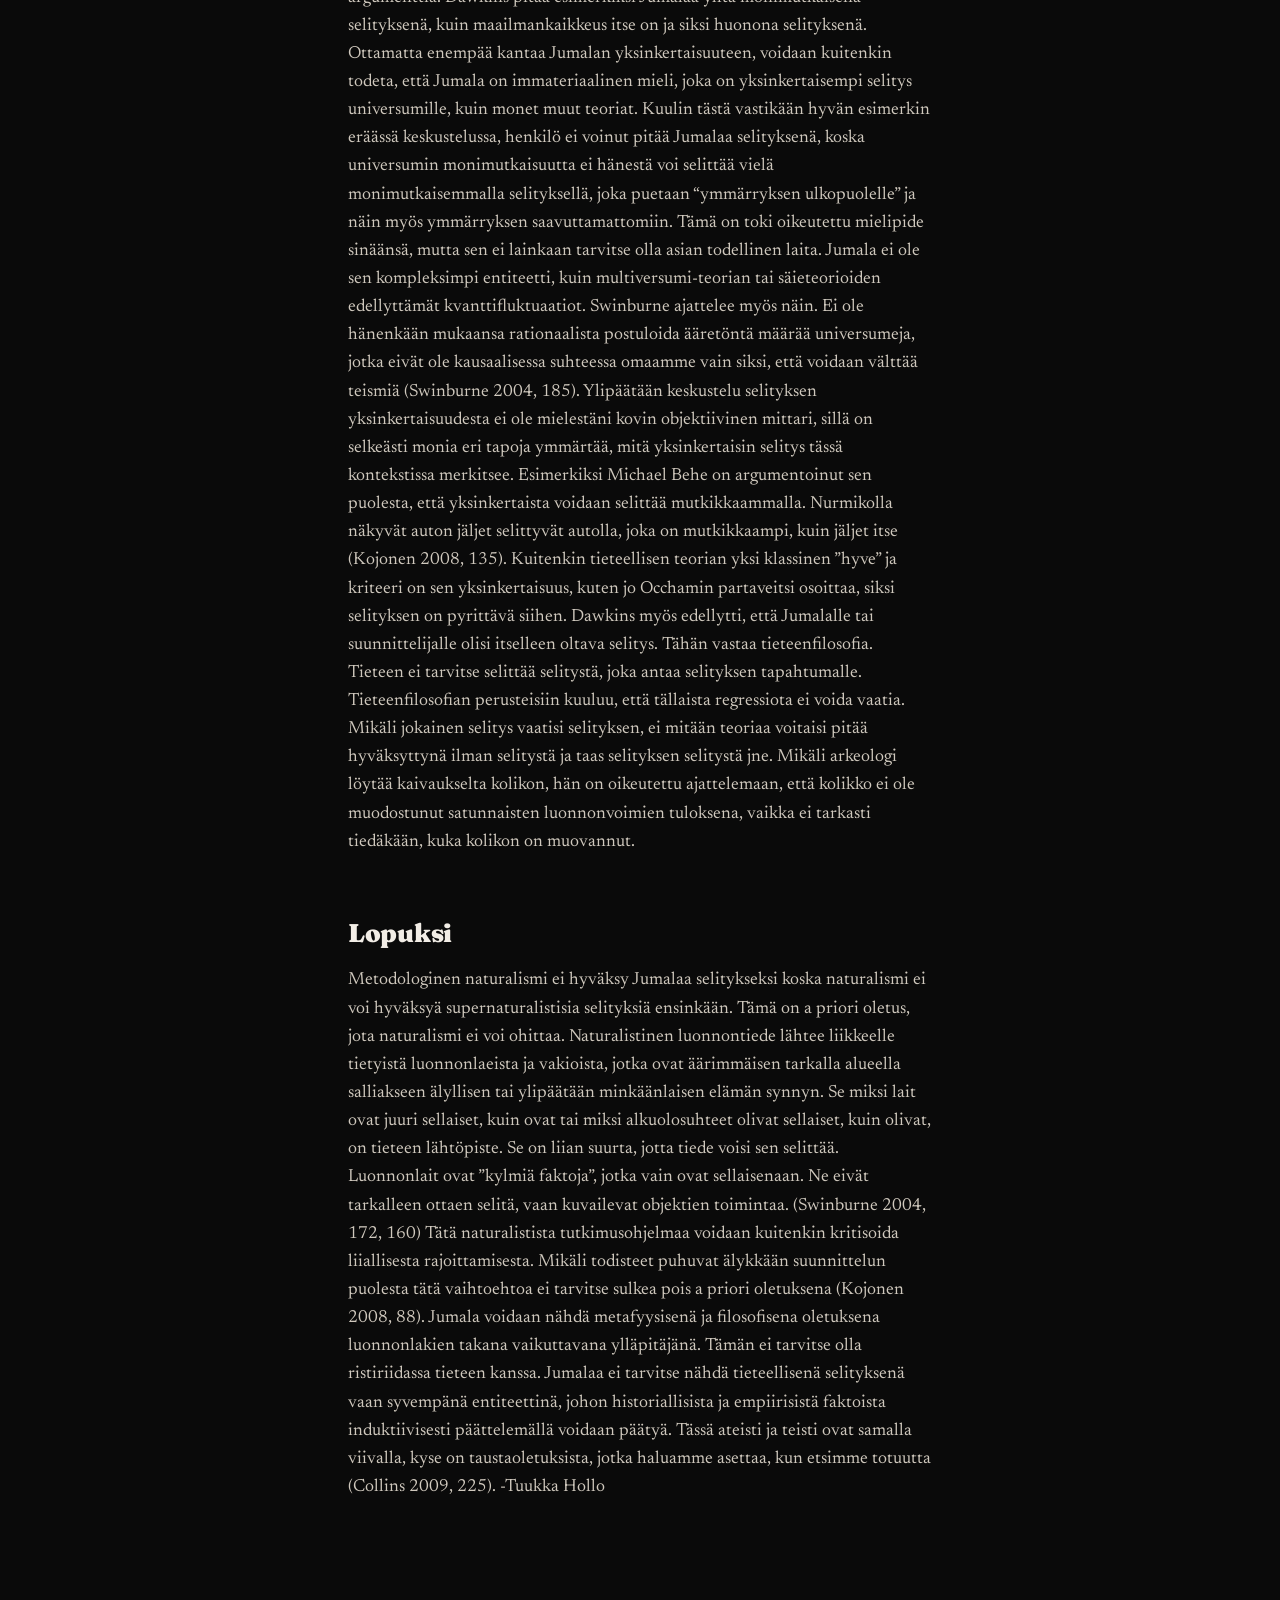
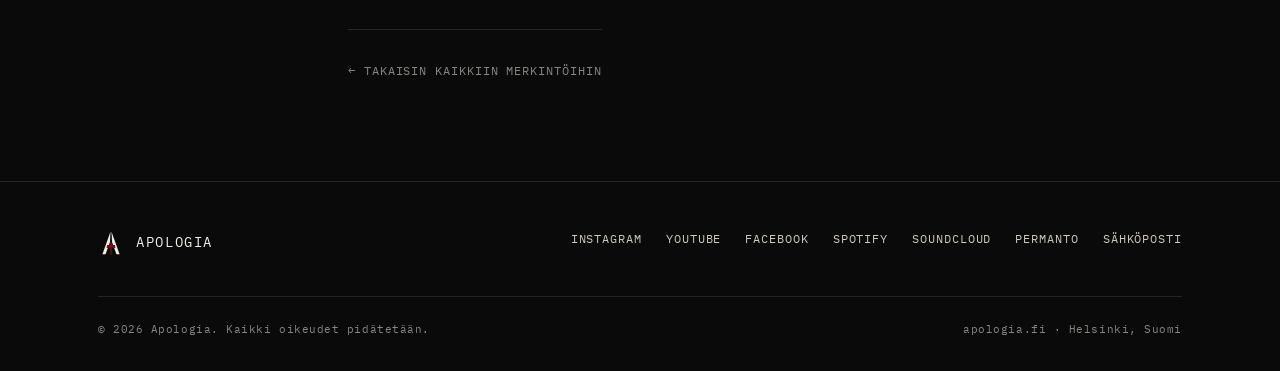
<file: blog/hienosäätöargumentti.html>
<!doctype html>
<html lang="fi">
<head>
<meta charset="UTF-8">
<meta name="viewport" content="width=device-width, initial-scale=1.0">
<title>Hienosäätöargumentti</title>
<meta name="description" content="miksi nykyisin puhutaan monesti hienosäätöargumentista">
<link rel="icon" type="image/svg+xml" href="../assets/logo.svg">
<link rel="stylesheet" href="../css/style.css">
</head>
<body>

<nav class="nav">
  <a href="../index.html" class="nav__brand">
    <img src="../assets/logo.svg" alt="">
    Apologia
  </a>
  <button class="nav__toggle" aria-label="Avaa valikko">≡</button>
  <ul class="nav__links">
    <li><a href="../index.html#listen">Kuuntele</a></li>
    <li><a href="../index.html#tv">Katso</a></li>
    <li><a href="../blog.html">Blogi</a></li>
    <li><a href="../index.html#about">Meistä</a></li>
    <li><a href="../index.html#docket">Tulossa</a></li>
    <li><a href="../index.html#somet">Some</a></li>
    <li><a href="../index.html#contact">Ota yhteyttä</a></li>
  </ul>
</nav>

<article class="post-body">
  <p class="eyebrow">hienosäätöargumentti</p>
  <h1>Hienosäätöargumentti</h1>
  <span class="post-date">2021</span>

  <p>Nyt käsiteltävän argumentin historia on vuosituhansia pitkä, se esiintyy jo Platonilla (427-347eKr.) sekä Aristoteleella (384-322 eKr.) ja on sittemmin käytetty teismin tukena kaikkina aikoina. Tunnettuja argumentin muotoilijoita ovat esimerkiksi Tuomas Akvinolainen (1225-1274) sekä William Paley (1743-1805). Varhaisia argumentteja on tavattu kutsua teleologisiksi– eli suunnitteluargumenteiksi. Osoitan kuitenkin heti aluksi, miksi nykyisin puhutaan monesti hienosäätöargumentista ennemmin kuin teleologisesta-argumentista.

William Paley esitti kuuluisimman kelloseppävertauksen, jonka yksinkertaistettuna on määrä osoittaa, että universumi on älykkään suunnittelijan luomus. Esitän kelloanalogian vapaasti John Hickin muotoilemasta versiosta.

Ihminen kävelee autiomaassa ja huomaa maassa taskukellon. Tuo taskukello vaikuttaa suunnitellulta ja vaikka emme olisi edes ennen nähneet kelloa ennen, niin voisimme päätellä sen olevan ihmisälyn tuote. Emme siis tietäisi etukäteen, että kellot ovat ihmisälyn tuote, mutta päättely olisi silti oikeutettu. Toiseksi, vaikka kellon koneistossa olisi osia, jotka toimisivat puutteellisesti tai olisivat jopa ylimääräisiä kellon toiminnan kannalta, ei päättelymme silti olisi epäpätevä. Paley vertasi näin kelloa luontoon, jossa myös saattoi havaita vastaavia suunnitelluilta näyttäviä asiantiloja. Luonto vaikuttaa yhtä lailla suunnitellulta, kuin kellokin. Voisivatko monimutkaiset järjestelmät, kuten vuodenaikojen vaihtelut tai elävien organismien rakenteet syntyä sattumalta luonnonvoimien muokkaamina? Kysyi Paley.

Klassinen kritiikki tätä analogiaa kohtaan voidaan löytää esimerkiksi David Humelta, jonka kritiikki suunnitteluargumentteja vastaan voidaan John Hickin mukaan kiteyttää kolmeen pääosaan (John Hick 1969, 39-41 & Rope Kojonen 2008,137). Humen kritiikki lähti luonnollisesti jo hänen empiirisestä filosofiastaan, jossa aistihavainnolla oli ainoa merkitys tiedolle. Hänen mukaansa mikä tahansa kaikkeus näyttäisi suunnitellulta ja emme voi tietää, onko järjestys voinut syntyä tietoisesta suunnittelusta. Tämä tarkoitti käytännössä eräänlaista sattumasta ja lukemattomista mahdollisuuksista vääjäämättä seuraavaa järjestäytynyttä universumia. Se, että on olemassa suunnitellulta näyttävä kompleksinen elämä ei tarkoita muuta, kuin pitkien aikojen saatossa syntynyttä satunnaista järjestystä.

Toisena kritiikkinä voidaan nähdä heikko analogia kellon ja universumin välillä. Kello ja maailmankaikkeus eivät muistuta kovinkaan paljon toisiaan ja analogian täytyisi olla parempi teknologisen laitteen ja maailman välillä. Kolmantena kritiikin voidaan nähdä koskevan sitä, millainen suunnittelijan voidaan päätellä olevan? Emme voisi Humen mukaan päätyä kristillisen uskon mukaiseen Jumalaan, joka on ääretön Luoja. Äärellisestä maailmasta ei ole oikeutettua päätellä ääretöntä hyvää, mahtavaa tai edes yhtä Jumalaa, ei ylipäätään mitään inhimillisestä toimijasta erillistä suunnittelijaa (Rope Kojonen 2008,137).

Humen kritiikki on siinä mielessä tärkeä, että siitä näemme joitain perusongelmia, joita teleologinen argumentti kohtaa. Humen kritiikki esimerkiksi osoittaa, että jos vetoamme siihen, että jokin tekijä, kuten vuodenaikojen vaihtelu, vaikuttaa suunnitellulta ja emme voi ymmärtää sitä emme voi perustella tästä, että Jumala on olemassa vain, koska emme ymmärrä jotakin tieteellistä tekijää universumistamme. Tästä ajaudumme ongelmaan, jota kutsutaan ”aukkojen Jumalaksi”. Tiede kehittyy ja osoittaa, että ennen ihmeellisinä pitämämme asiat saavatkin tavanomaisen naturalistisen selityksen. Tällöin Jumalalle jää vähemmän selitysvoimaa ja Jumalalle varattu ”paikka/aukko” selityksissämme pienenee sitä mukaa, kun tiede kehittyy. Välttääksemme tällaisia ongelmia on nykyisin teleologinen argumentti kehittynyt hienosäätöargumentiksi, joka menee oikeastaan syvemmälle metafysiikkaan.
  <h2>Hienosäätöargumentti</h2>
  <p>Swinburne kiteyttää hyvin perustelun sille, miksi tarjota Jumalaa persoonallisena selityksenä, tapahtumaselityksen sijaan, universumin hienosäädölle. Hän huomauttaa, että Jumalaa ei tarjota selitykseksi sille, mitä tiede ei vielä ole selvittänyt vaan nimenomaan sille, mitä tiede on selvittänyt. (Swinburne 1997, 100). Tieteen selityksiä ei tarvitse kieltää, vaan Jumalan olemassaolo selittää, miksi luonnontiede on löytänyt löytämänsä selitykset. Luonnontiede on osoittanut tietyn järjestyksen, joka maailmassa vallitsee ja tuon järjestyksen metafyysisenä syynä voidaan pitää Jumalaa.

Päästäksemme kiinni väitteeseen esitän yhden vakuuttavan, mutta kansankielisen argumentin hienosäädön puolesta. Argumentti voidaan loogisesti muotoilla todella monella tavalla, mutta tavoitteena on pitää aihe helposti lähestyttävänä, joten William Lane Craigin esittämä suunnitteluargumentti palvelee hyvin tässä tehtävässä. Argumentti kuuluu näin (Craig 2017, 495 käännös kirjoittajan):</p>

  <p>1. Maailmankaikkeuden hienosäätö johtuu joko fysikaalisesta välttämättömyydestä, sattumasta tai suunnittelusta

2. Se ei johdu fysikaalisesta välttämättömyydestä eikä sattumasta

Siis

3. Maailmankaikkeuden hienosäätö johtuu suunnittelusta

Mitä hienosäätö tarkoittaa?

Paleyn argumentistakin näimme, että ihmismieltä on aina askarruttanut maailmankaikkeudessa vallitsevat älyllisen elämän mahdollistavat olosuhteet. On esitetty selityksenä, että kunhan aikaa kuluu riittävän pitkään ja sattumien seurauksena syntyy erilaisia muuttujia, niin jossain vaiheessa myös älyllisen elämän mahdollistavat olosuhteet syntyvät. Kuitenkin nykyinen erityistieteiden kehitys on osoittanut tällaisen oletuksen virheelliseksi. Maailmankaikkeuden sisältämä älyllinen elämä vaatii erityisen monimutkaiset ja hienovaraiset ”säädöt” ollakseen ylipäätään mahdollista (älylliselä elämällä voidaan tarkoittaa myös yleensä sitä, että ylipäätään minkäänlainen orgaaninen elämä olisi mahdollista Craig 2012, 117).

Swinburne jakaa hienosäädön kahdenlaiseen luokkaan ”spatiaaliseen” (tai orgaaniseen) ja ”temporaaliseen” (tai kosmiseen) (Swinburne 2004, 153, Kojonen 2008, 49). Spatiaalinen tarkoittaa tiettyjen ominaisuuksien yhtäaikaista säännönmukaisuutta, jota voidaan havaita esimerkiksi ihmisruumiissa tai muussa orgaanisessa elämässä. Temporaalinen taasen on ajallisten tapahtumien järjestystä, jotka seuraavat toinen toistaan. Tätä jälkimmäistä kuvastaa esimerkiksi kosmologiset argumentit tai arkipäiväiset luonnonlait, jotka mahdollistavat elämämme. Joskus suunnitteluargumentit keskittyvät enemmän orgaanisen elämän suunnitelmallisuuteen (esim. ID-liike ja Michael Behe), mutta tässä artikkelissa keskityn enemmän kosmologiseen hienosäätöön älyllisen elämän mahdollistajana. Tämä merkitysero on mielestäni tärkeä, koska se välttää paremmin ”aukkojen-Jumala ongelman”. Tässä tehdään merkitysero ”suunnittelun” ja ”hienosäädön” välille.


Robin Collins on esittänyt kolme aluetta, joissa kosmista hienosäätöä voidaan eritysesti nähdä (R. Collins 211).

Luonnonlait
Luonnonvakiot
Universumin alkuolosuhteet
Kahta ensimmäistä luokkaa voidaan pitää mielestäni erityisen mielenkiintoisina, niiden helpon lähestyttävyyden takia arkipäiväisessä elämässämme. Luonnonlait eivät ole riippuvia luonnonvakioista eivätkä luonnonvakiot luonnonlaeista. Puhuttaessa vaikkapa neljästä perusvuorovaikutuksesta sähkömagnetismista, painovoimasta, heikosta ja vahvasta vuorovaikutuksesta, tiedämme näille tietyt luonnonlait. Vaikkapa Newtonin painovoimalaki kuvastaa kappaleiden välistä vuorovaikutusta. Tällainen luonnonlaki sisältää tietyt vakiot ja saa sitten tietyt satunnaiset suureet tai arvot, jotka pelaavat yhdessä luonnonlakien kanssa. Meidän universumissamme esimerkiksi painovoimalla on tietty arvo/suure. Nämä kaikki toisistaan riippumattomat tekijät ovat hiuksen hienosti säädettyjä. Mikäli näin ei olisi, ei myöskään älyllinen elämä olisi mahdollista.</p>

<h2>Esimerkkejä hienosäädöstä

</h2>

<p>Collins antaa jokaisesta liudan esimerkkejä ja koitan tähän ottaa muutamia ”yksinkertaisia” havainnollistaakseni asiaa. Mikäli esimerkiksi painovoimalakia ei olisi, ei meillä olisi lainkaan tähtiä ja tähtien puuttuessa ei lainkaan energiaa tuottavia lähteitä, jotka mahdollistavat elämän. Ilman sähkömagnetismia ei olisi atomeja, ei mitään mikä välittää energiaa tähdistä eteenpäin edes yksinkertaista elämää varten. Luonnonvakioiden arvot syötettynä luonnonlakeihin muodostavat universumin perusrakenteen.

Painovoima on heikoin perusvoima ja vahva vuorovaikutus vahvin. Vahva vuorovaikutus on arvoltaan 1040 eli 10 tuhatta miljardia, miljardia, miljardia, miljardia vahvempi, kuin gravitaatio (Collins 2009, 214). Mikäli gravitaation voimaa lisättäisiin miljardisosalla, kaikki maapallon painoisella planeetalla oleva ihmisen kokoinen elämä murskautuisi kasaan! Vakioiden, kuten kosmologisen vakion, on oltava juuri sopivalla elämälle suotuisalla alueella, jotta universumi ei laajene liian nopeasti tai romahda kasaan välittömästi, ja tässä puhumme vasta yhdestä suureesta ja laista muiden joukossa.

50 % vähennys universumissa vallitsevaan vahvaan vuorovaikutukseen tekisi kaiken hiilipohjaisen elämän mahdottomaksi. Universumin alkuolosuhteet ovat vieläkin tarkemmat. Vain 0,5 % muutoksella suuntaan tai toiseen vahvassa vuorovaikutuksessa tai 4 % muutos sähkömagneettisessa vuorovaikutuksessa, olisi hapen ja hiilen muodostus ollut niin pientä, että älyllisen elämän synty olisi hyvin epätodennäköistä (Swinburne 2004, 175). Universumin syntymässä vallinneet olosuhteet, kuten matala entropia, on täytynyt olla todella tarkkaan säädetty. Sir Roger Penrosen mukaan pelkän sattuman mahdollisuus muodostamaan tämä alkutilan olisi ollut yhden suhde 1010(123) (Craig 2012, 117). Mitä tämä luku kertoo? Havainnollistan sitä hieman Penrosen ajatuksen mukaan. Koko maailmankaikkeudessa on arvioitu olevan yhteensä n. 1085 atomia. Penrosen esittämä luku alkutilan entropian mahdollisuudesta on 10 potenssiin 10 potenssiin 123, eli 1, jota seuraa 10123 kappaletta nollia. Edes koko maailmankaikkeuden atomit eivät riitä kuvaamaan tuon luvun nollia! (Voit tutkia halutessasi matemaattista lukua ”googol” tai ”googolplex”, niin saat lisää käsitystä tällaisten lukujen teoreettisista mittasuhteista.) Toinen klassisempi kuvaus näistä mittasuhteista on kutakuinkin se, että ampuisimme luodin universumin toiselta laidalta ja osuisimme 20 miljardin valovuoden päässä olevaan maalitauluun tai kolikkoon.

Oikeastaan minkäänlaisen älyllisen elämän synty olisi mahdotonta ilman näitä elämälle suotuisia olosuhteita. Ei voida ajatella, että olisi mahdollisesti syntynyt muunlaista älyllistä elämää, jos luonnonvakioita muutettaisiin, sillä ilman hienosäätöä ei olisi lainkaan kemiaa tai organismeja, jotka mahdollistaisivat älyllisen elämän tai mahdollisesti elämän ylipäätään. Luonnonlakien muuttuessa taasen emme voisi lainkaan tietää, mitä sellainen maailmankaikkeus voisi olla. Sen sijaan vakioita ja suureita muuttamalla voimme tarkastella muita ”mahdollisia maailmoja” ja todeta, että luonnonlakien ollessa samat, mutta vakioita tai suureita muuttamalla elämä muuttuisi mahdottomaksi. Niinpä vielä luonnonlakeja muuttamalla olisi toisen elinkelpoisen maailmankaikkeuden löytymisen todennäköisyys käytännössä nolla.</p>

<h2>Premissit yksi ja kaksi – Maailmankaikkeuden hienosäädön vaihtoehdot</h2>
<p>Ensimmäinen premissi kertoo vaihtoehdot, jotka maailmankaikkeuden hienosäännölle voidaan esittää. Fysikaalinen välttämättömyys, sattuma tai suunnittelu. Siinäpä ne, sillä muita ei ole yleisesti esitetty. Voisiko hienosäätö johtua välttämättömyydestä tai sattumasta?</p>
<h2>Fysikaalinen välttämättömyys</h2>
<p>Välttämättömyys edellyttää sitä, että kaikkien kolmen luokan muuttujien on oltava juuri sen kaltaiset, kuin ne havaitsemassamme universumissa ovat. Mikä tekisi niistä siis välttämättömät, kun näyttää kaikkien todennäköisyyksien ja mahdollisuuksien perusteella siltä, että näin ei ole? Vaikka erilaisia teorioita on tarjottu, nämä ovat kuitenkin vailla selitystä sille, miksi vain yksi sarja vakioita ja suureita olisi luonnonlaeille yhteensopivia? Kaikki vaihtoehtoiset teoriat tuntuvat osoittavan, että olisi huomattavan paljon mahdollisia maailmoja, joiden elämän perusedellytykset eivät ole lähimainkaan sellaiset, kuin me näemme niiden olevan saati, että näkemämme olisi fysikaalisesti välttämätöntä.</p>
<h2>Sattuma</h2>
<p>Voisiko kaikki olla vain onnekasta sattumaa? Oikeastaan tätä Humenkin kritiikki jo Paleylle vaati. Riittävän pitkä aika ja paljon variaatioita, niin sattuma tuottaa järjestyksen? Mahdollisia maailmankaikkeuksia on paljon, mutta niistä elinkelvottomia on äärimmäisen paljon enemmän, kuin elinkelpoisia. Tarvitaan siis selitys sille, miksi elämälle suotuisa universumi on syntynyt, kun sen todennäköisyys on olemattoman pieni? Ei ole merkityksellistä, vaikka muita mahdollisia universumeja olisi olemassa jossakin, sillä se ei poista sitä tosiasiaa, että elämälle suotuisa universumi on äärimmäisen epätodennäköinen sattuman synnyttämäksi.

Jos lottokoneessa on miljardeja ja miljardeja valkoisia palloja, jotka kuvastavat elämälle kelpaamattomia universumeja ja seassa on yksi vihreä pallo, joka kuvastaa elämälle suotuisaa universumia, on erittäin epätodennäköistä, että juuri vihreä pallo tulee sattumalta ulos koneesta. Kaikkien pallojen todennäköisyys on nimittäin aivan sama! Ei ole siis tarkoitus selittää, miksi meidän universumi on olemassa, sillä jonkun pallonhan pitää tulla ulos ”lottokoneesta”. Sen sijaan selitystä huutaa se, miksi pallo oli juuri tuo vihreä pallo, joka on elämälle suotuisa!

Klassinen skeptinen esimerkki vetoaa ns. antrooppiseen periaatteeseen. Sen mukaan emme voisi havaita muita maailmoja, kuin omamme. Mikäli tämä maailma ei olisi olemassa ja me emme sitä asuttaisi, niin emme tietenkään havaitsisi mitään maailmaa. Tämä on siis ainoa maailma, jonka voimme havaita, koska se on ainoa elämän mahdollistava maailma ja ei ole siis ihme, että havaitsemme sen! Swinburne esittää kidnappaaja-vertauksen antrooppisesta periaatteesta. Analogia kulkee niin, että kuvittelet jonkun kidnappaajan kaappaavan uhrinsa ja sulkevansa tämän huoneeseen korttipakansekoittaja-koneen kanssa. Kone sekoittaa samanaikaisesti kymmenen korttipakkaa ja vetää sitten jokaisesta pakasta esiin yhden kortin. Kidnappaaja asettaa kuitenkin koneen niin, että se räjäyttää huoneen, jos koneista ei kaikista tule esiin ensimmäisellä vedolla vain herttaässiä. Vähän ajan kuluttua sieppaaja palaa tarkistamaan tilanteen ja uhri ihmettelee, miten hän vielä on elossa. Uhrin mielestä tilanne vaatii selitystä, sillä jokaisessa pakassa on vain yksi herttaässä ja kone on vetänyt niitä esiin kymmenen perätysten! Kidnappaaja kuitenkin toteaa, että ei ole mitään syytä hämmästellä tilannetta, sillä mikäli tilanne ei olisi juuri tällainen, niin uhri ei olisi paikalla ihmettelemässä mitään. Selvästi kuitenkin tilanne vaatii selitystä, sillä ei ole fysikaalinen välttämättömyys, että kone vetäisi esiin vain herttaässiä, eikä sattumakaan vaikuta hyvältä selitykseltä. (Swinburne 2004, 156-157)</p>
<h2>Monimaailmahypoteesit</h2>
<p>Robin Collins sekä Michael Behe jakavat multiversumi-hypoteesit, eli monimaailmahypoteesit, kahteen luokkaan (Collins 2009, 220 sekä Kojonen 2008, 126). Niihin, joissa maailmankaikkeuksia on paljon, mutta rajallinen määrä sekä niihin, joissa muita maailmankaikkeuksia on rajaton määrä. Yhteistä kuitenkin monimaailmahypoteeseille on se, että ne kaikki pyrkivät selittämään Antrooppisen periaatteen yhteen havaitsemamme universumin hienosäädön kanssa. Oma universumimme on näiden monimaailmahypoteesien mukaan vain yksi universumi muiden joukossa. Voidaan esittää, että muut universumit eivät ole esimerkiksi missään kausaalisessa suhteessa omaamme, mutta silti niitä on olemassa ääretön määrä ja tämä takaa sen, että antrooppinen periaate toteutuu sattumalta joissain universumeissa kaikista mahdollisista.

Ongelmaksi muodostuu se, että multiversumi-teoria vain tuntuisi siirtävän suunnittelun askelta kauemmaksi. Mikä synnyttäisi multiversumit ja miten tällainen “multiversumigeneraattori” voisi olla itsessään ei-suunniteltu sattuman tuotos? Toisaalta vaikka multiversumi-teoria olisi todellinen, sen sisältämien universumien määrä ei välttämättä olisi riittävä sattumalle, sillä ainakin toisen tyyppisissä teorioissa multiversumien määrä on äärellinen ja sen vuoksi pelkkä sattuma ei riittäisi synnyttämään hienosäädettyä, elämälle suotuisaa, universumia. Taasen ääretön määrä multiversumeja sotii mielestäni aktuaalisen äärettömyyden käsitettä vastaan. Joka tapauksessa teoria on hypoteettinen ja se ei yksin edes esimerkiksi kumoa teismiä tai hienosäädön ja suunnittelijan olemassaoloa.</p>

<h2>Boltzmannin aivot</h2>
<p>Monimaailmahypoteesille tärkeän ongelman muodostaa Boltzmannin hypoteesi. Ajatellaan universumin alkutilassa vallinnutta matalan entropian tilaa, joka olisi Sir Roger Penrosen mukaan äärimmäisen pienen todennäköisyyden perusteella voinut olla sattumaa. Olisikin huomattavasti todennäköisempää, että tuntemamme universumi olisi paljon pienempi, vain esimerkiksi aurinkokuntamme kokoinen tai vieläkin pienempi. Olisi itse asiassa paljon todennäköisempää, että on olemassa vain yksien aivojen kokoinen todellisuus. Nämä aivot vain muodostavat illuusion ympärillä vallitsevasta maailmankaikkeudesta ja todellisuudesta. Tällainen skeptinen tietoteoreettinen väite on käytännössä mahdotonta ehdottomasti kumota, jos hyväksytään sattumaan perustuva monimaailma hypoteesi. On paljon, paljon todennäköisempää, että olemme vain aivot, jotka syntyvät jossain universumien energiakentissä ja muodostavat illuusion kosmoksesta, kuin että on olemassa sellainen hienosäädetty todellinen kosmos, jonka havaitsemme todellisuudessa.</p>


<h2>Premissi kolme ja Dawkinsin vasta-argumentit</h2>
<p>Päädymme siis argumentin valossa siihen, että maailmankaikkeuden hienosäätö johtuu suunnittelusta. Hienosäätöä ja suunnittelua on vielä koitettu kumota useilla väitteillä, joista katson vielä paria Richard Dawkinsinkin esittämää vasta-argumenttia.

Dawkins pitää esimerkiksi Jumalaa yhtä monimutkaisena selityksenä, kuin maailmankaikkeus itse on ja siksi huonona selityksenä. Ottamatta enempää kantaa Jumalan yksinkertaisuuteen, voidaan kuitenkin todeta, että Jumala on immateriaalinen mieli, joka on yksinkertaisempi selitys universumille, kuin monet muut teoriat. Kuulin tästä vastikään hyvän esimerkin eräässä keskustelussa, henkilö ei voinut pitää Jumalaa selityksenä, koska universumin monimutkaisuutta ei hänestä voi selittää vielä monimutkaisemmalla selityksellä, joka puetaan “ymmärryksen ulkopuolelle” ja näin myös ymmärryksen saavuttamattomiin. Tämä on toki oikeutettu mielipide sinäänsä, mutta sen ei lainkaan tarvitse olla asian todellinen laita. Jumala ei ole sen kompleksimpi entiteetti, kuin multiversumi-teorian tai säieteorioiden edellyttämät kvanttifluktuaatiot. Swinburne ajattelee myös näin. Ei ole hänenkään mukaansa rationaalista postuloida ääretöntä määrää universumeja, jotka eivät ole kausaalisessa suhteessa omaamme vain siksi, että voidaan välttää teismiä (Swinburne 2004, 185). 

Ylipäätään keskustelu selityksen yksinkertaisuudesta ei ole mielestäni kovin objektiivinen mittari, sillä on selkeästi monia eri tapoja ymmärtää, mitä yksinkertaisin selitys tässä kontekstissa merkitsee. Esimerkiksi Michael Behe on argumentoinut sen puolesta, että yksinkertaista voidaan selittää mutkikkaammalla. Nurmikolla näkyvät auton jäljet selittyvät autolla, joka on mutkikkaampi, kuin jäljet itse (Kojonen 2008, 135). Kuitenkin tieteellisen teorian yksi klassinen ”hyve” ja kriteeri on sen yksinkertaisuus, kuten jo Occhamin partaveitsi osoittaa, siksi selityksen on pyrittävä siihen.

Dawkins myös edellytti, että Jumalalle tai suunnittelijalle olisi itselleen oltava selitys. Tähän vastaa tieteenfilosofia. Tieteen ei tarvitse selittää selitystä, joka antaa selityksen tapahtumalle. Tieteenfilosofian perusteisiin kuuluu, että tällaista regressiota ei voida vaatia. Mikäli jokainen selitys vaatisi selityksen, ei mitään teoriaa voitaisi pitää hyväksyttynä ilman selitystä ja taas selityksen selitystä jne. Mikäli arkeologi löytää kaivaukselta kolikon, hän on oikeutettu ajattelemaan, että kolikko ei ole muodostunut satunnaisten luonnonvoimien tuloksena, vaikka ei tarkasti tiedäkään, kuka kolikon on muovannut.</p>

<h2>Lopuksi</h2>
<p>Metodologinen naturalismi ei hyväksy Jumalaa selitykseksi koska naturalismi ei voi hyväksyä supernaturalistisia selityksiä ensinkään. Tämä on a priori oletus, jota naturalismi ei voi ohittaa. Naturalistinen luonnontiede lähtee liikkeelle tietyistä luonnonlaeista ja vakioista, jotka ovat äärimmäisen tarkalla alueella salliakseen älyllisen tai ylipäätään minkäänlaisen elämän synnyn. Se miksi lait ovat juuri sellaiset, kuin ovat tai miksi alkuolosuhteet olivat sellaiset, kuin olivat, on tieteen lähtöpiste. Se on liian suurta, jotta tiede voisi sen selittää. Luonnonlait ovat ”kylmiä faktoja”, jotka vain ovat sellaisenaan. Ne eivät tarkalleen ottaen selitä, vaan kuvailevat objektien toimintaa. (Swinburne 2004, 172, 160) Tätä naturalistista tutkimusohjelmaa voidaan kuitenkin kritisoida liiallisesta rajoittamisesta. Mikäli todisteet puhuvat älykkään suunnittelun puolesta tätä vaihtoehtoa ei tarvitse sulkea pois a priori oletuksena (Kojonen 2008, 88). Jumala voidaan nähdä metafyysisenä ja filosofisena oletuksena luonnonlakien takana vaikuttavana ylläpitäjänä. Tämän ei tarvitse olla ristiriidassa tieteen kanssa. Jumalaa ei tarvitse nähdä tieteellisenä selityksenä vaan syvempänä entiteettinä, johon historiallisista ja empiirisistä faktoista induktiivisesti päättelemällä voidaan päätyä. Tässä ateisti ja teisti ovat samalla viivalla, kyse on taustaoletuksista, jotka haluamme asettaa, kun etsimme totuutta (Collins 2009, 225).

-Tuukka Hollo </p>

<h2></h2>
<p></p>

<h2></h2>
<p></p>

<h2></h2>
<p></p>

  <a href="../blog.html" class="post-back">← Takaisin kaikkiin merkintöihin</a>
</article>

<footer>
  <div class="wrap">
    <div class="footer__top">
      <a href="../index.html" class="footer__brand">
        <img src="../assets/logo.svg" alt="">
        Apologia
      </a>
      <div class="footer__socials">
        <a href="https://www.instagram.com/apologia.fi" target="_blank" rel="noopener">Instagram</a>
        <a href="https://www.youtube.com/channel/UCwrUbr3vr2G5Sr-9BzveqGA" target="_blank" rel="noopener">YouTube</a>
        <a href="https://www.facebook.com/apologia.fi/" target="_blank" rel="noopener">Facebook</a>
        <a href="https://open.spotify.com/show/6h0ySmW9rlTjm32GhbJBQ9" target="_blank" rel="noopener">Spotify</a>
        <a href="https://soundcloud.com/user-605761881" target="_blank" rel="noopener">SoundCloud</a>
        <a href="https://www.permanto.fi/serie/details/229401409/355603812" target="_blank" rel="noopener">Permanto</a>
        <a href="mailto:tuki@apologia.fi">Sähköposti</a>
      </div>
    </div>
    <div class="footer__bottom">
      <span>© 2026 Apologia. Kaikki oikeudet pidätetään.</span>
      <span>apologia.fi · Helsinki, Suomi</span>
    </div>
  </div>
</footer>

<script src="../js/script.js"></script>
</body>
</html>
</file>
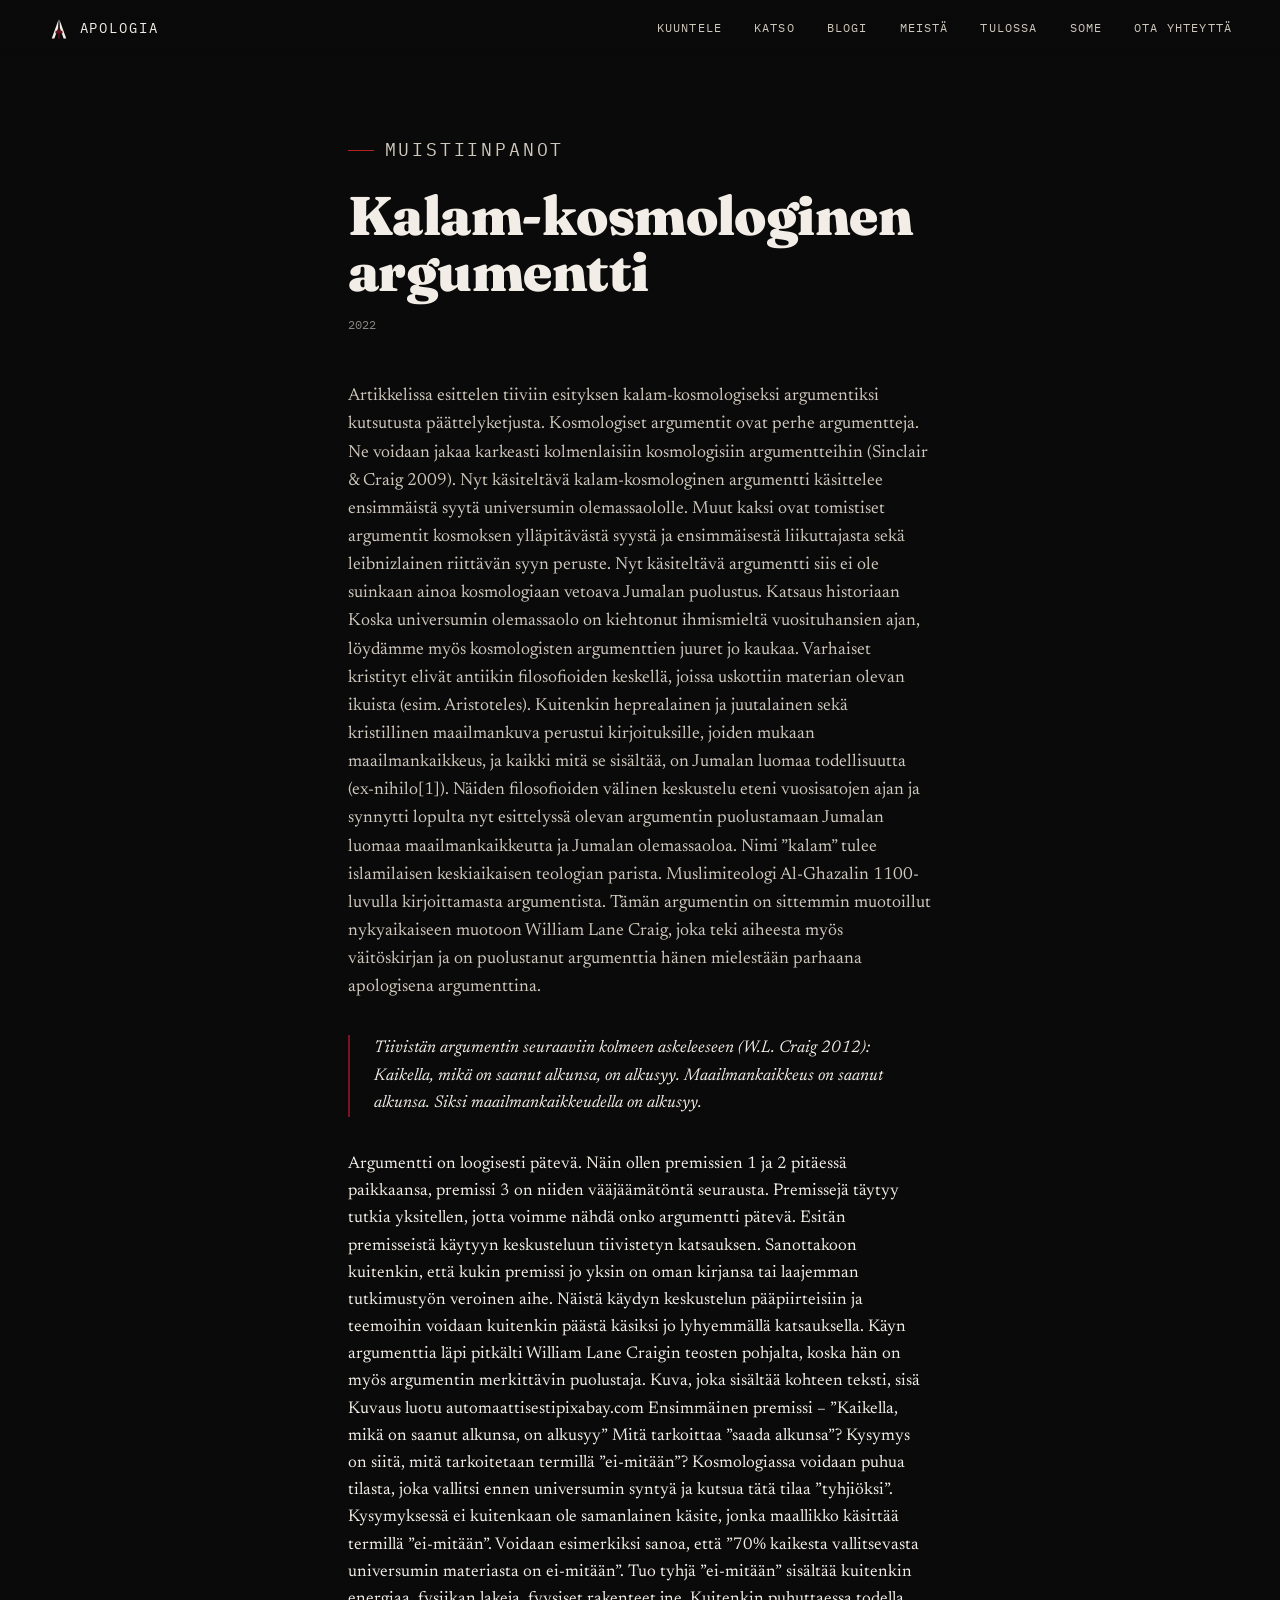
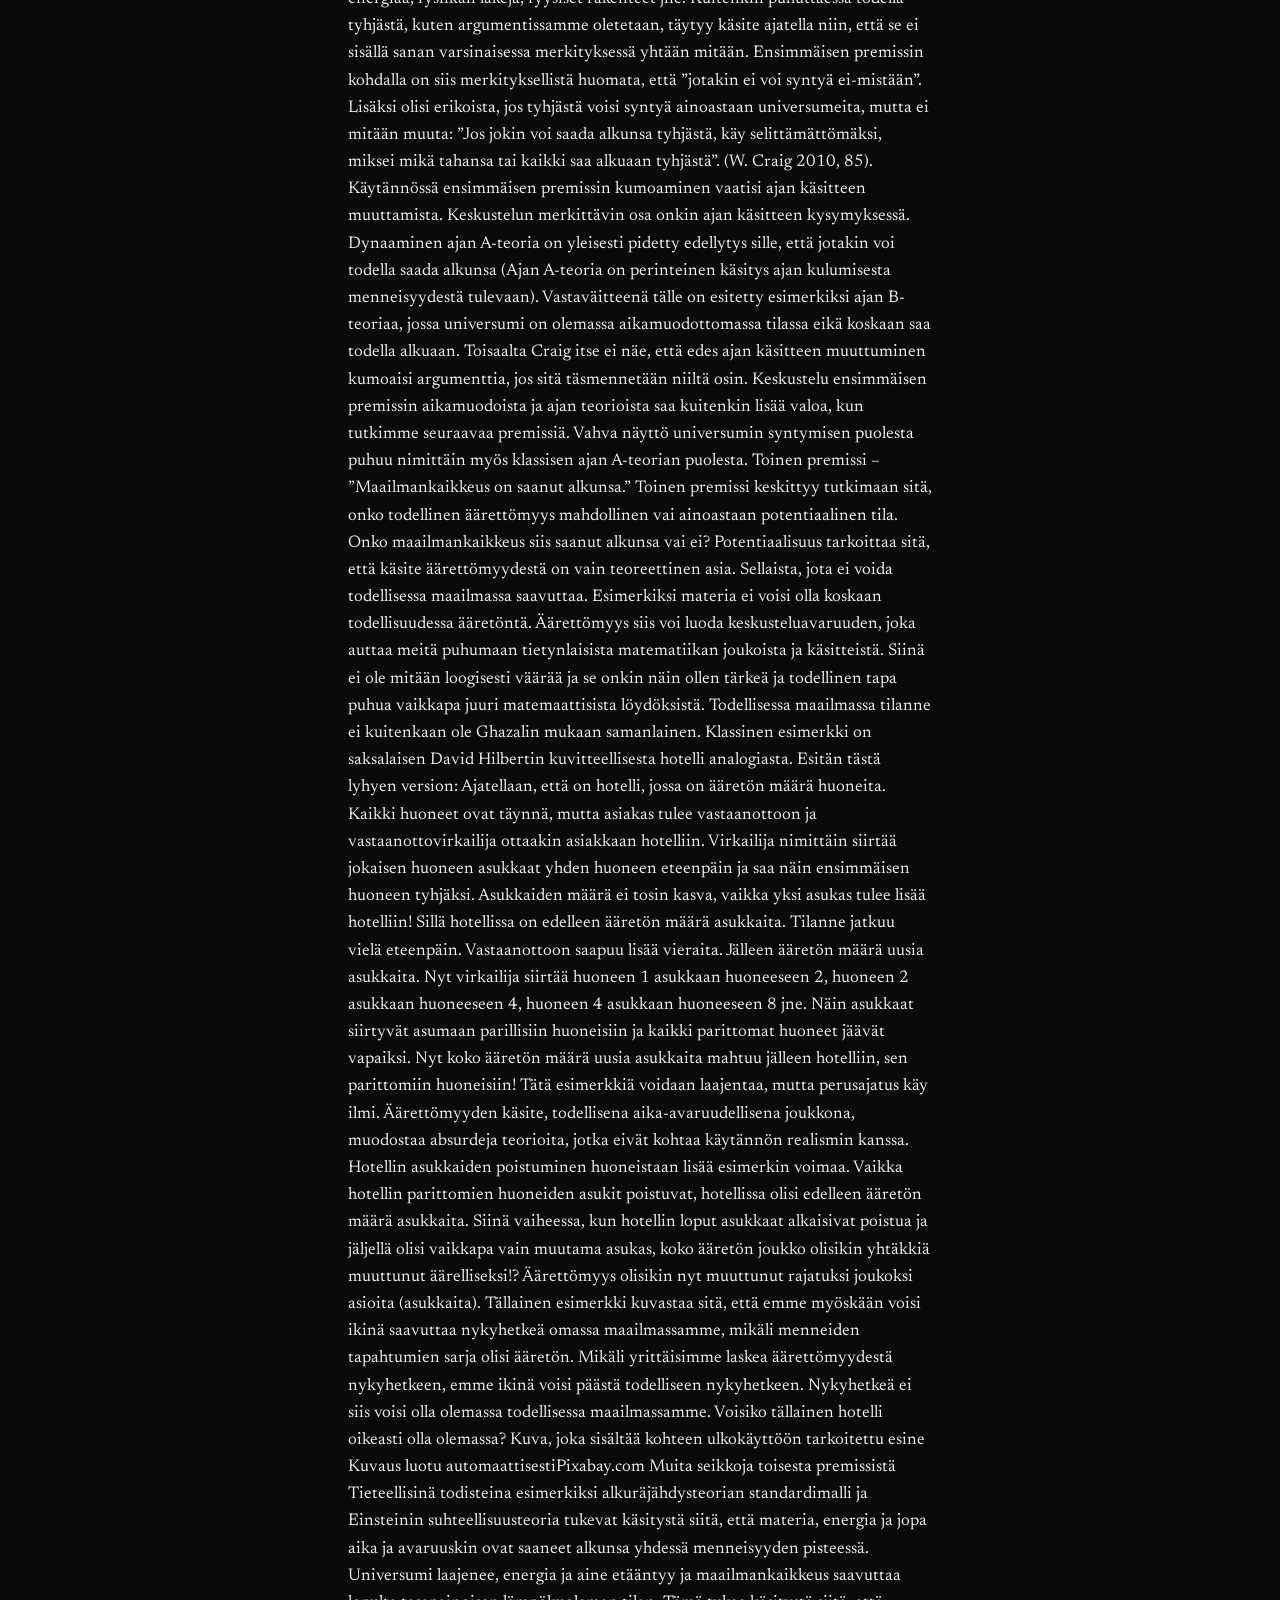
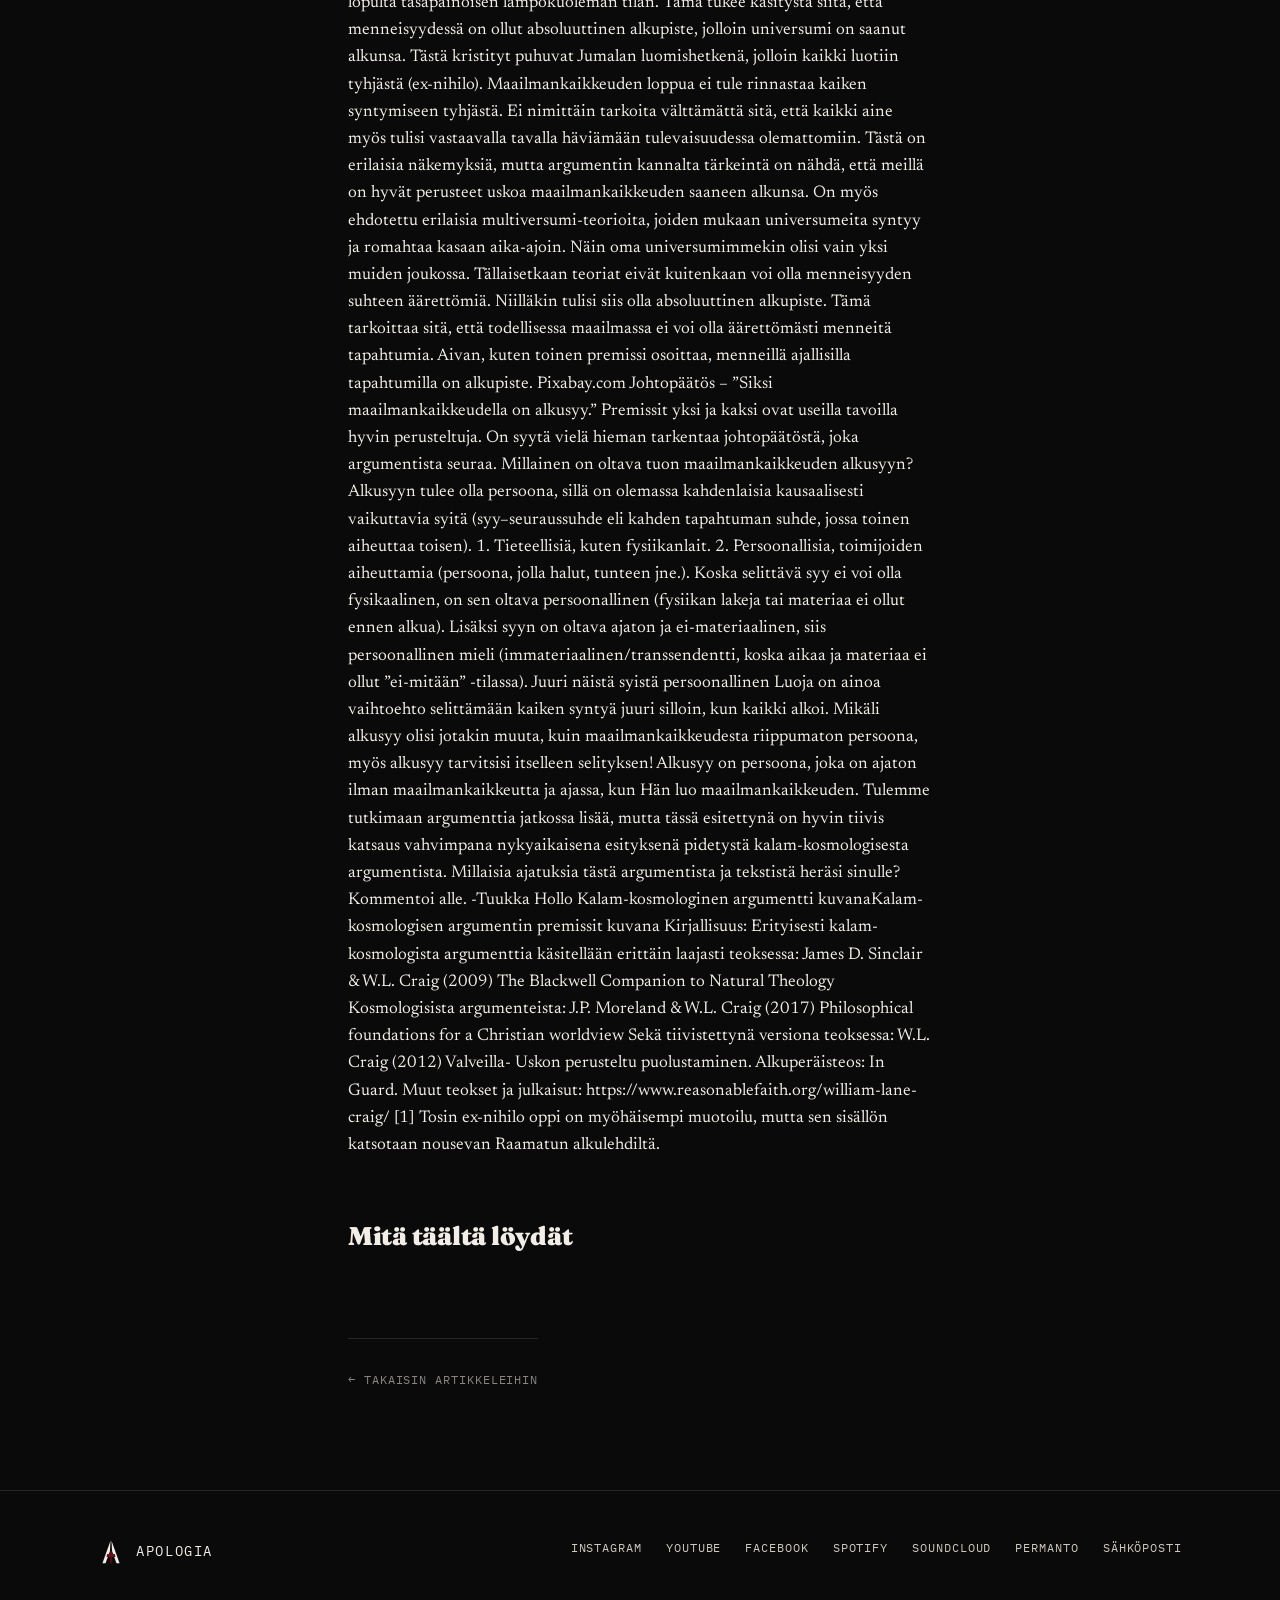
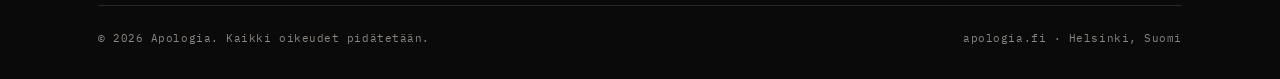
<file: blog/Kalam kosmologinen argumentti.html>
<!doctype html>
<html lang="fi">
<head>
<meta charset="UTF-8">
<meta name="viewport" content="width=device-width, initial-scale=1.0">
<title>Kalam-kosmologinen argumentti</title>
<meta name="description" content="Miksi nimesimme sen Apologiaksi ja mitä tarkoitamme äänellä esitetyllä puolustuksella.">
<link rel="icon" type="image/svg+xml" href="../assets/logo.svg">
<link rel="stylesheet" href="../css/style.css">
</head>
<body>

<nav class="nav">
  <a href="../index.html" class="nav__brand">
    <img src="../assets/logo.svg" alt="">
    Apologia
  </a>
  <button class="nav__toggle" aria-label="Avaa valikko">≡</button>
  <ul class="nav__links">
    <li><a href="../index.html#listen">Kuuntele</a></li>
    <li><a href="../index.html#tv">Katso</a></li>
    <li><a href="../blog.html">Blogi</a></li>
    <li><a href="../index.html#about">Meistä</a></li>
    <li><a href="../index.html#docket">Tulossa</a></li>
    <li><a href="../index.html#somet">Some</a></li>
    <li><a href="../index.html#contact">Ota yhteyttä</a></li>
  </ul>
</nav>

<article class="post-body">
  <p class="eyebrow">Muistiinpanot</p>
  <h1>Kalam-kosmologinen argumentti</h1>
  <span class="post-date">2022</span>

  <p>Artikkelissa esittelen tiiviin esityksen kalam-kosmologiseksi argumentiksi kutsutusta päättelyketjusta. Kosmologiset argumentit ovat perhe argumentteja. Ne voidaan jakaa karkeasti kolmenlaisiin kosmologisiin argumentteihin (Sinclair & Craig 2009). Nyt käsiteltävä kalam-kosmologinen argumentti käsittelee ensimmäistä syytä universumin olemassaololle. Muut kaksi ovat tomistiset argumentit kosmoksen ylläpitävästä syystä ja ensimmäisestä liikuttajasta sekä leibnizlainen riittävän syyn peruste. Nyt käsiteltävä argumentti siis ei ole suinkaan ainoa kosmologiaan vetoava Jumalan puolustus.

Katsaus historiaan

Koska universumin olemassaolo on kiehtonut ihmismieltä vuosituhansien ajan, löydämme myös kosmologisten argumenttien juuret jo kaukaa. Varhaiset kristityt elivät antiikin filosofioiden keskellä, joissa uskottiin materian olevan ikuista (esim. Aristoteles). Kuitenkin heprealainen ja juutalainen sekä kristillinen maailmankuva perustui kirjoituksille, joiden mukaan maailmankaikkeus, ja kaikki mitä se sisältää, on Jumalan luomaa todellisuutta (ex-nihilo[1]). Näiden filosofioiden välinen keskustelu eteni vuosisatojen ajan ja synnytti lopulta nyt esittelyssä olevan argumentin puolustamaan Jumalan luomaa maailmankaikkeutta ja Jumalan olemassaoloa. Nimi ”kalam” tulee islamilaisen keskiaikaisen teologian parista. Muslimiteologi Al-Ghazalin 1100-luvulla kirjoittamasta argumentista. Tämän argumentin on sittemmin muotoillut nykyaikaiseen muotoon William Lane Craig, joka teki aiheesta myös väitöskirjan ja on puolustanut argumenttia hänen mielestään parhaana apologisena argumenttina.

<blockquote>Tiivistän argumentin seuraaviin kolmeen askeleeseen (W.L. Craig 2012):

Kaikella, mikä on saanut alkunsa, on alkusyy.
Maailmankaikkeus on saanut alkunsa.
Siksi maailmankaikkeudella on alkusyy.</blockquote>
Argumentti on loogisesti pätevä. Näin ollen premissien 1 ja 2 pitäessä paikkaansa, premissi 3 on niiden vääjäämätöntä seurausta. Premissejä täytyy tutkia yksitellen, jotta voimme nähdä onko argumentti pätevä. Esitän premisseistä käytyyn keskusteluun tiivistetyn katsauksen. Sanottakoon kuitenkin, että kukin premissi jo yksin on oman kirjansa tai laajemman tutkimustyön veroinen aihe. Näistä käydyn keskustelun pääpiirteisiin ja teemoihin voidaan kuitenkin päästä käsiksi jo lyhyemmällä katsauksella. Käyn argumenttia läpi pitkälti William Lane Craigin teosten pohjalta, koska hän on myös argumentin merkittävin puolustaja.

Kuva, joka sisältää kohteen teksti, sisä

Kuvaus luotu automaattisestipixabay.com 


Ensimmäinen premissi – ”Kaikella, mikä on saanut alkunsa, on alkusyy”

Mitä tarkoittaa ”saada alkunsa”? Kysymys on siitä, mitä tarkoitetaan termillä ”ei-mitään”? Kosmologiassa voidaan puhua tilasta, joka vallitsi ennen universumin syntyä ja kutsua tätä tilaa ”tyhjiöksi”. Kysymyksessä ei kuitenkaan ole samanlainen käsite, jonka maallikko käsittää termillä ”ei-mitään”. Voidaan esimerkiksi sanoa, että ”70% kaikesta vallitsevasta universumin materiasta on ei-mitään”. Tuo tyhjä ”ei-mitään” sisältää kuitenkin energiaa, fysiikan lakeja, fyysiset rakenteet jne. Kuitenkin puhuttaessa todella tyhjästä, kuten argumentissamme oletetaan, täytyy käsite ajatella niin, että se ei sisällä sanan varsinaisessa merkityksessä yhtään mitään. Ensimmäisen premissin kohdalla on siis merkityksellistä huomata, että ”jotakin ei voi syntyä ei-mistään”. Lisäksi olisi erikoista, jos tyhjästä voisi syntyä ainoastaan universumeita, mutta ei mitään muuta: ”Jos jokin voi saada alkunsa tyhjästä, käy selittämättömäksi, miksei mikä tahansa tai kaikki saa alkuaan tyhjästä”. (W. Craig 2010, 85).

Käytännössä ensimmäisen premissin kumoaminen vaatisi ajan käsitteen muuttamista. Keskustelun merkittävin osa onkin ajan käsitteen kysymyksessä. Dynaaminen ajan A-teoria on yleisesti pidetty edellytys sille, että jotakin voi todella saada alkunsa (Ajan A-teoria on perinteinen käsitys ajan kulumisesta menneisyydestä tulevaan). Vastaväitteenä tälle on esitetty esimerkiksi ajan B-teoriaa, jossa universumi on olemassa aikamuodottomassa tilassa eikä koskaan saa todella alkuaan. Toisaalta Craig itse ei näe, että edes ajan käsitteen muuttuminen kumoaisi argumenttia, jos sitä täsmennetään niiltä osin.

Keskustelu ensimmäisen premissin aikamuodoista ja ajan teorioista saa kuitenkin lisää valoa, kun tutkimme seuraavaa premissiä. Vahva näyttö universumin syntymisen puolesta puhuu nimittäin myös klassisen ajan A-teorian puolesta.

Toinen premissi – ”Maailmankaikkeus on saanut alkunsa.”

Toinen premissi keskittyy tutkimaan sitä, onko todellinen äärettömyys mahdollinen vai ainoastaan potentiaalinen tila. Onko maailmankaikkeus siis saanut alkunsa vai ei? Potentiaalisuus tarkoittaa sitä, että käsite äärettömyydestä on vain teoreettinen asia. Sellaista, jota ei voida todellisessa maailmassa saavuttaa. Esimerkiksi materia ei voisi olla koskaan todellisuudessa ääretöntä. Äärettömyys siis voi luoda keskusteluavaruuden, joka auttaa meitä puhumaan tietynlaisista matematiikan joukoista ja käsitteistä. Siinä ei ole mitään loogisesti väärää ja se onkin näin ollen tärkeä ja todellinen tapa puhua vaikkapa juuri matemaattisista löydöksistä. Todellisessa maailmassa tilanne ei kuitenkaan ole Ghazalin mukaan samanlainen.

Klassinen esimerkki on saksalaisen David Hilbertin kuvitteellisesta hotelli analogiasta. Esitän tästä lyhyen version:

Ajatellaan, että on hotelli, jossa on ääretön määrä huoneita. Kaikki huoneet ovat täynnä, mutta asiakas tulee vastaanottoon ja vastaanottovirkailija ottaakin asiakkaan hotelliin. Virkailija nimittäin siirtää jokaisen huoneen asukkaat yhden huoneen eteenpäin ja saa näin ensimmäisen huoneen tyhjäksi. Asukkaiden määrä ei tosin kasva, vaikka yksi asukas tulee lisää hotelliin! Sillä hotellissa on edelleen ääretön määrä asukkaita. 

Tilanne jatkuu vielä eteenpäin. Vastaanottoon saapuu lisää vieraita. Jälleen ääretön määrä uusia asukkaita. Nyt virkailija siirtää huoneen 1 asukkaan huoneeseen 2, huoneen 2 asukkaan huoneeseen 4, huoneen 4 asukkaan huoneeseen 8 jne. Näin asukkaat siirtyvät asumaan parillisiin huoneisiin ja kaikki parittomat huoneet jäävät vapaiksi. Nyt koko ääretön määrä uusia asukkaita mahtuu jälleen hotelliin, sen parittomiin huoneisiin!

Tätä esimerkkiä voidaan laajentaa, mutta perusajatus käy ilmi. Äärettömyyden käsite, todellisena aika-avaruudellisena joukkona, muodostaa absurdeja teorioita, jotka eivät kohtaa käytännön realismin kanssa. Hotellin asukkaiden poistuminen huoneistaan lisää esimerkin voimaa. Vaikka hotellin parittomien huoneiden asukit poistuvat, hotellissa olisi edelleen ääretön määrä asukkaita. Siinä vaiheessa, kun hotellin loput asukkaat alkaisivat poistua ja jäljellä olisi vaikkapa vain muutama asukas, koko ääretön joukko olisikin yhtäkkiä muuttunut äärelliseksi!? Äärettömyys olisikin nyt muuttunut rajatuksi joukoksi asioita (asukkaita).

Tällainen esimerkki kuvastaa sitä, että emme myöskään voisi ikinä saavuttaa nykyhetkeä omassa maailmassamme, mikäli menneiden tapahtumien sarja olisi ääretön. Mikäli yrittäisimme laskea äärettömyydestä nykyhetkeen, emme ikinä voisi päästä todelliseen nykyhetkeen. Nykyhetkeä ei siis voisi olla olemassa todellisessa maailmassamme. Voisiko tällainen hotelli oikeasti olla olemassa?

Kuva, joka sisältää kohteen ulkokäyttöön tarkoitettu esine

Kuvaus luotu automaattisestiPixabay.com 

Muita seikkoja toisesta premissistä

Tieteellisinä todisteina esimerkiksi alkuräjähdysteorian standardimalli ja Einsteinin suhteellisuusteoria tukevat käsitystä siitä, että materia, energia ja jopa aika ja avaruuskin ovat saaneet alkunsa yhdessä menneisyyden pisteessä. Universumi laajenee, energia ja aine etääntyy ja maailmankaikkeus saavuttaa lopulta tasapainoisen lämpökuoleman tilan. Tämä tukee käsitystä siitä, että menneisyydessä on ollut absoluuttinen alkupiste, jolloin universumi on saanut alkunsa. Tästä kristityt puhuvat Jumalan luomishetkenä, jolloin kaikki luotiin tyhjästä (ex-nihilo).

Maailmankaikkeuden loppua ei tule rinnastaa kaiken syntymiseen tyhjästä. Ei nimittäin tarkoita välttämättä sitä, että kaikki aine myös tulisi vastaavalla tavalla häviämään tulevaisuudessa olemattomiin. Tästä on erilaisia näkemyksiä, mutta argumentin kannalta tärkeintä on nähdä, että meillä on hyvät perusteet uskoa maailmankaikkeuden saaneen alkunsa.

On myös ehdotettu erilaisia multiversumi-teorioita, joiden mukaan universumeita syntyy ja romahtaa kasaan aika-ajoin. Näin oma universumimmekin olisi vain yksi muiden joukossa. Tällaisetkaan teoriat eivät kuitenkaan voi olla menneisyyden suhteen äärettömiä. Niilläkin tulisi siis olla absoluuttinen alkupiste. Tämä tarkoittaa sitä, että todellisessa maailmassa ei voi olla äärettömästi menneitä tapahtumia. Aivan, kuten toinen premissi osoittaa, menneillä ajallisilla tapahtumilla on alkupiste.

Pixabay.com 

Johtopäätös – ”Siksi maailmankaikkeudella on alkusyy.”

Premissit yksi ja kaksi ovat useilla tavoilla hyvin perusteltuja. On syytä vielä hieman tarkentaa johtopäätöstä, joka argumentista seuraa. Millainen on oltava tuon maailmankaikkeuden alkusyyn?

Alkusyyn tulee olla persoona, sillä on olemassa kahdenlaisia kausaalisesti vaikuttavia syitä (syy–seuraussuhde eli kahden tapahtuman suhde, jossa toinen aiheuttaa toisen).

1. Tieteellisiä, kuten fysiikanlait.

2. Persoonallisia, toimijoiden aiheuttamia (persoona, jolla halut, tunteen jne.).

Koska selittävä syy ei voi olla fysikaalinen, on sen oltava persoonallinen (fysiikan lakeja tai materiaa ei ollut ennen alkua). Lisäksi syyn on oltava ajaton ja ei-materiaalinen, siis persoonallinen mieli (immateriaalinen/transsendentti, koska aikaa ja materiaa ei ollut ”ei-mitään” -tilassa). Juuri näistä syistä persoonallinen Luoja on ainoa vaihtoehto selittämään kaiken syntyä juuri silloin, kun kaikki alkoi. Mikäli alkusyy olisi jotakin muuta, kuin maailmankaikkeudesta riippumaton persoona, myös alkusyy tarvitsisi itselleen selityksen! Alkusyy on persoona, joka on ajaton ilman maailmankaikkeutta ja ajassa, kun Hän luo maailmankaikkeuden.

Tulemme tutkimaan argumenttia jatkossa lisää, mutta tässä esitettynä on hyvin tiivis katsaus vahvimpana nykyaikaisena esityksenä pidetystä kalam-kosmologisesta argumentista. Millaisia ajatuksia tästä argumentista ja tekstistä heräsi sinulle? Kommentoi alle.

-Tuukka Hollo

Kalam-kosmologinen argumentti kuvanaKalam-kosmologisen argumentin premissit kuvana 

Kirjallisuus:

Erityisesti kalam-kosmologista argumenttia käsitellään erittäin laajasti teoksessa:

James D. Sinclair & W.L. Craig (2009) The Blackwell Companion to Natural Theology

Kosmologisista argumenteista:

J.P. Moreland & W.L. Craig (2017) Philosophical foundations for a Christian worldview

Sekä tiivistettynä versiona teoksessa:

W.L. Craig (2012) Valveilla- Uskon perusteltu puolustaminen. Alkuperäisteos: In Guard. Muut teokset ja julkaisut: https://www.reasonablefaith.org/william-lane-craig/

[1] Tosin ex-nihilo oppi on myöhäisempi muotoilu, mutta sen sisällön katsotaan nousevan Raamatun alkulehdiltä.</p>

  <p></p>

  

  <h2>Mitä täältä löydät</h2>
  <p></p>

  <p></p>

  <a href="../blog.html" class="post-back">← Takaisin artikkeleihin</a>
</article>

<footer>
  <div class="wrap">
    <div class="footer__top">
      <a href="../index.html" class="footer__brand">
        <img src="../assets/logo.svg" alt="">
        Apologia
      </a>
      <div class="footer__socials">
        <a href="https://www.instagram.com/apologia.fi" target="_blank" rel="noopener">Instagram</a>
        <a href="https://www.youtube.com/channel/UCwrUbr3vr2G5Sr-9BzveqGA" target="_blank" rel="noopener">YouTube</a>
        <a href="https://www.facebook.com/apologia.fi/" target="_blank" rel="noopener">Facebook</a>
        <a href="https://open.spotify.com/show/6h0ySmW9rlTjm32GhbJBQ9" target="_blank" rel="noopener">Spotify</a>
        <a href="https://soundcloud.com/user-605761881" target="_blank" rel="noopener">SoundCloud</a>
        <a href="https://www.permanto.fi/serie/details/229401409/355603812" target="_blank" rel="noopener">Permanto</a>
        <a href="mailto:tuki@apologia.fi">Sähköposti</a>
      </div>
    </div>
    <div class="footer__bottom">
      <span>© 2026 Apologia. Kaikki oikeudet pidätetään.</span>
      <span>apologia.fi · Helsinki, Suomi</span>
    </div>
  </div>
</footer>

<script src="../js/script.js"></script>
</body>
</html>
</file>
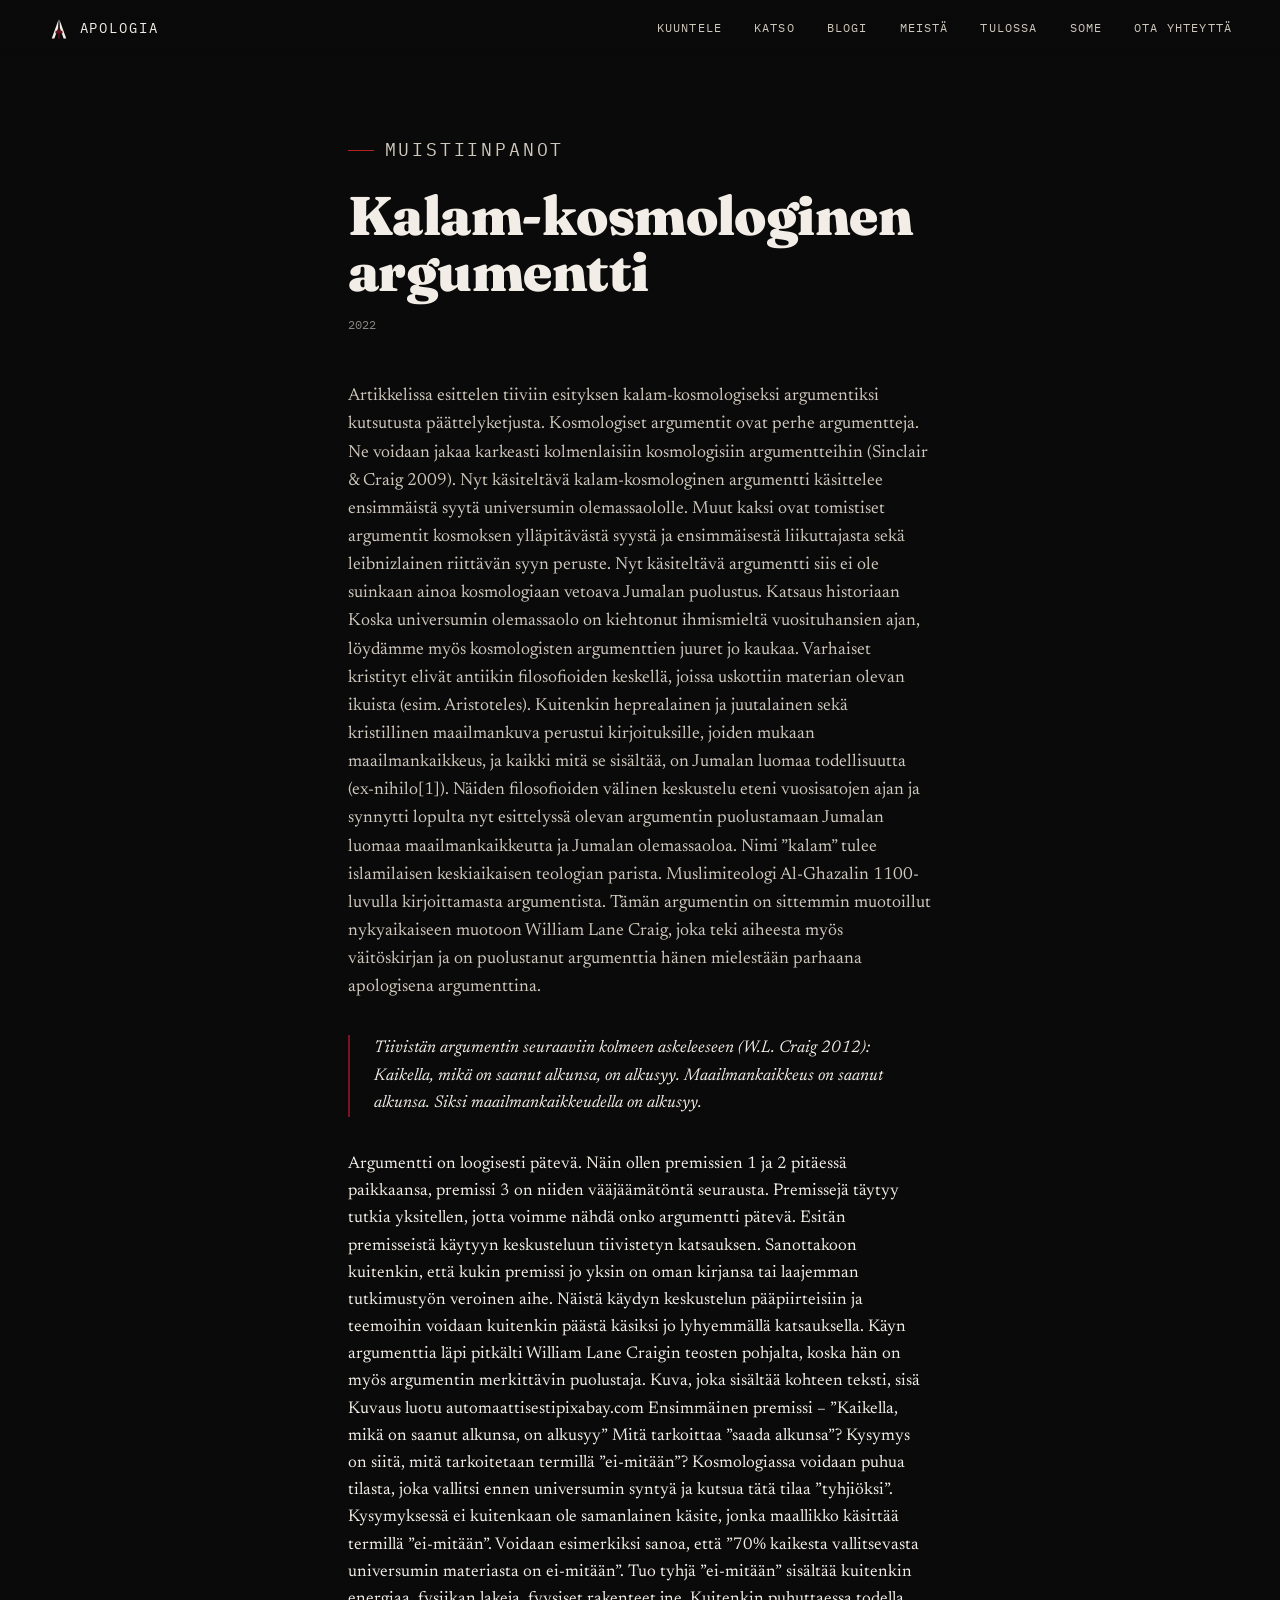
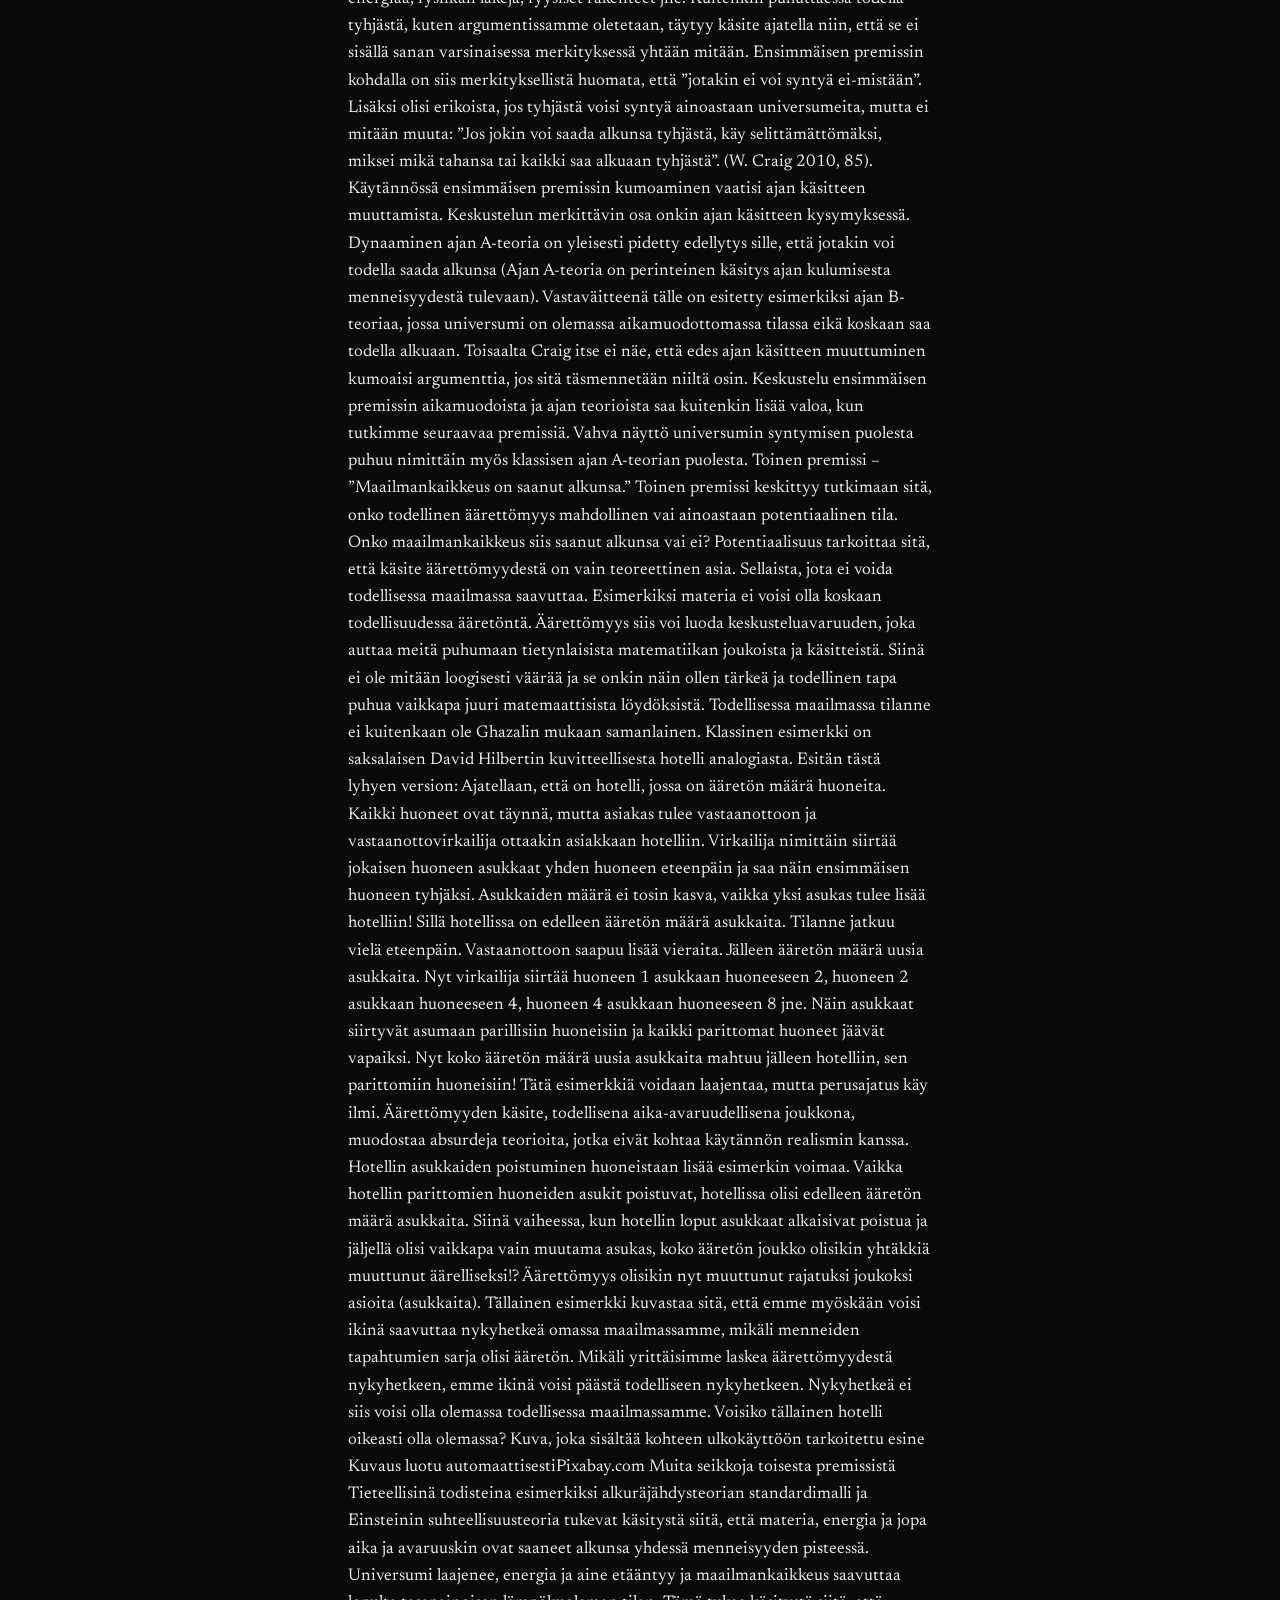
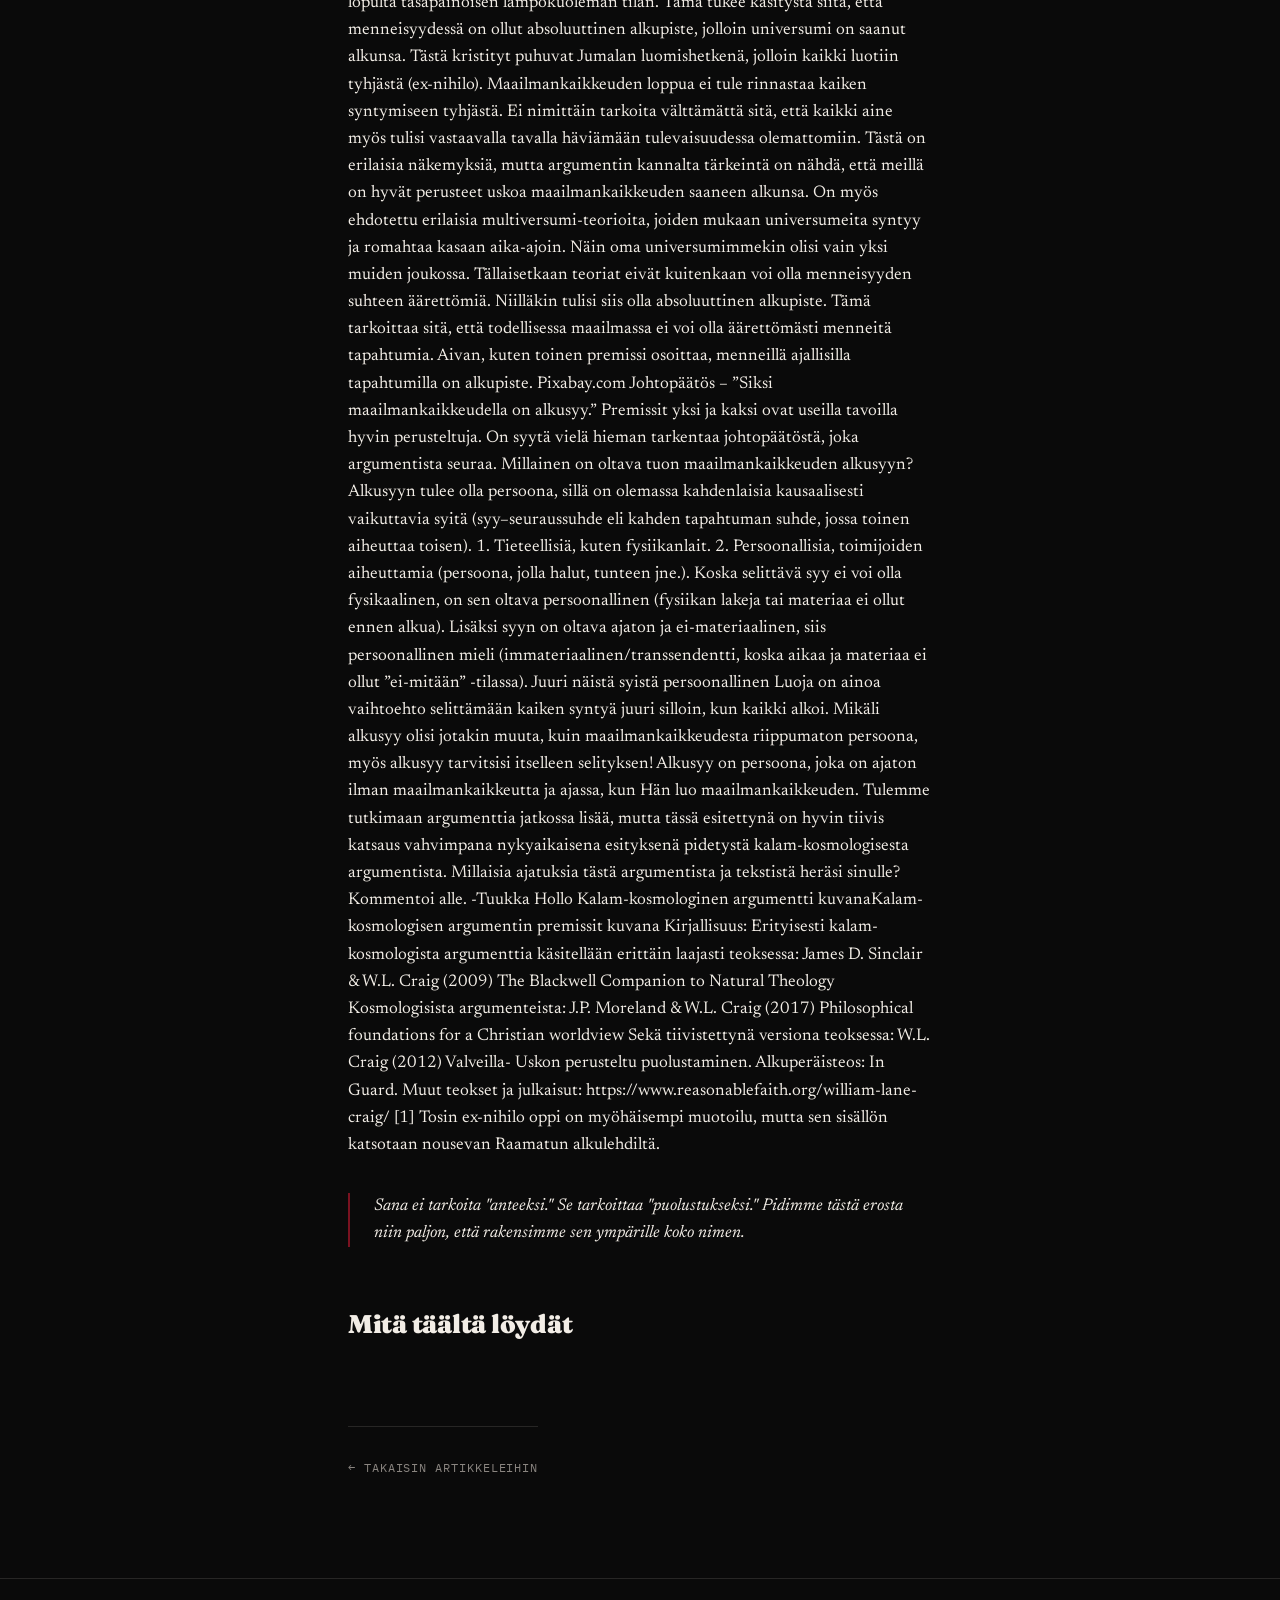
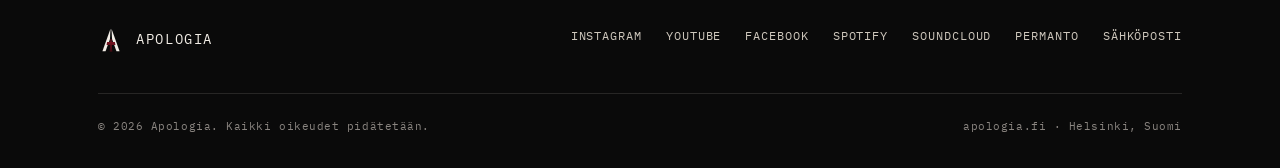
<file: blog/opening-statement.html>
<!doctype html>
<html lang="fi">
<head>
<meta charset="UTF-8">
<meta name="viewport" content="width=device-width, initial-scale=1.0">
<title>Kalam-kosmologinen argumentti</title>
<meta name="description" content="Miksi nimesimme sen Apologiaksi ja mitä tarkoitamme äänellä esitetyllä puolustuksella.">
<link rel="icon" type="image/svg+xml" href="../assets/logo.svg">
<link rel="stylesheet" href="../css/style.css">
</head>
<body>

<nav class="nav">
  <a href="../index.html" class="nav__brand">
    <img src="../assets/logo.svg" alt="">
    Apologia
  </a>
  <button class="nav__toggle" aria-label="Avaa valikko">≡</button>
  <ul class="nav__links">
    <li><a href="../index.html#listen">Kuuntele</a></li>
    <li><a href="../index.html#tv">Katso</a></li>
    <li><a href="../blog.html">Blogi</a></li>
    <li><a href="../index.html#about">Meistä</a></li>
    <li><a href="../index.html#docket">Tulossa</a></li>
    <li><a href="../index.html#somet">Some</a></li>
    <li><a href="../index.html#contact">Ota yhteyttä</a></li>
  </ul>
</nav>

<article class="post-body">
  <p class="eyebrow">Muistiinpanot</p>
  <h1>Kalam-kosmologinen argumentti</h1>
  <span class="post-date">2022</span>

  <p>Artikkelissa esittelen tiiviin esityksen kalam-kosmologiseksi argumentiksi kutsutusta päättelyketjusta. Kosmologiset argumentit ovat perhe argumentteja. Ne voidaan jakaa karkeasti kolmenlaisiin kosmologisiin argumentteihin (Sinclair & Craig 2009). Nyt käsiteltävä kalam-kosmologinen argumentti käsittelee ensimmäistä syytä universumin olemassaololle. Muut kaksi ovat tomistiset argumentit kosmoksen ylläpitävästä syystä ja ensimmäisestä liikuttajasta sekä leibnizlainen riittävän syyn peruste. Nyt käsiteltävä argumentti siis ei ole suinkaan ainoa kosmologiaan vetoava Jumalan puolustus.

Katsaus historiaan

Koska universumin olemassaolo on kiehtonut ihmismieltä vuosituhansien ajan, löydämme myös kosmologisten argumenttien juuret jo kaukaa. Varhaiset kristityt elivät antiikin filosofioiden keskellä, joissa uskottiin materian olevan ikuista (esim. Aristoteles). Kuitenkin heprealainen ja juutalainen sekä kristillinen maailmankuva perustui kirjoituksille, joiden mukaan maailmankaikkeus, ja kaikki mitä se sisältää, on Jumalan luomaa todellisuutta (ex-nihilo[1]). Näiden filosofioiden välinen keskustelu eteni vuosisatojen ajan ja synnytti lopulta nyt esittelyssä olevan argumentin puolustamaan Jumalan luomaa maailmankaikkeutta ja Jumalan olemassaoloa. Nimi ”kalam” tulee islamilaisen keskiaikaisen teologian parista. Muslimiteologi Al-Ghazalin 1100-luvulla kirjoittamasta argumentista. Tämän argumentin on sittemmin muotoillut nykyaikaiseen muotoon William Lane Craig, joka teki aiheesta myös väitöskirjan ja on puolustanut argumenttia hänen mielestään parhaana apologisena argumenttina.

<blockquote>Tiivistän argumentin seuraaviin kolmeen askeleeseen (W.L. Craig 2012):

Kaikella, mikä on saanut alkunsa, on alkusyy.
Maailmankaikkeus on saanut alkunsa.
Siksi maailmankaikkeudella on alkusyy.</blockquote>
Argumentti on loogisesti pätevä. Näin ollen premissien 1 ja 2 pitäessä paikkaansa, premissi 3 on niiden vääjäämätöntä seurausta. Premissejä täytyy tutkia yksitellen, jotta voimme nähdä onko argumentti pätevä. Esitän premisseistä käytyyn keskusteluun tiivistetyn katsauksen. Sanottakoon kuitenkin, että kukin premissi jo yksin on oman kirjansa tai laajemman tutkimustyön veroinen aihe. Näistä käydyn keskustelun pääpiirteisiin ja teemoihin voidaan kuitenkin päästä käsiksi jo lyhyemmällä katsauksella. Käyn argumenttia läpi pitkälti William Lane Craigin teosten pohjalta, koska hän on myös argumentin merkittävin puolustaja.

Kuva, joka sisältää kohteen teksti, sisä

Kuvaus luotu automaattisestipixabay.com 


Ensimmäinen premissi – ”Kaikella, mikä on saanut alkunsa, on alkusyy”

Mitä tarkoittaa ”saada alkunsa”? Kysymys on siitä, mitä tarkoitetaan termillä ”ei-mitään”? Kosmologiassa voidaan puhua tilasta, joka vallitsi ennen universumin syntyä ja kutsua tätä tilaa ”tyhjiöksi”. Kysymyksessä ei kuitenkaan ole samanlainen käsite, jonka maallikko käsittää termillä ”ei-mitään”. Voidaan esimerkiksi sanoa, että ”70% kaikesta vallitsevasta universumin materiasta on ei-mitään”. Tuo tyhjä ”ei-mitään” sisältää kuitenkin energiaa, fysiikan lakeja, fyysiset rakenteet jne. Kuitenkin puhuttaessa todella tyhjästä, kuten argumentissamme oletetaan, täytyy käsite ajatella niin, että se ei sisällä sanan varsinaisessa merkityksessä yhtään mitään. Ensimmäisen premissin kohdalla on siis merkityksellistä huomata, että ”jotakin ei voi syntyä ei-mistään”. Lisäksi olisi erikoista, jos tyhjästä voisi syntyä ainoastaan universumeita, mutta ei mitään muuta: ”Jos jokin voi saada alkunsa tyhjästä, käy selittämättömäksi, miksei mikä tahansa tai kaikki saa alkuaan tyhjästä”. (W. Craig 2010, 85).

Käytännössä ensimmäisen premissin kumoaminen vaatisi ajan käsitteen muuttamista. Keskustelun merkittävin osa onkin ajan käsitteen kysymyksessä. Dynaaminen ajan A-teoria on yleisesti pidetty edellytys sille, että jotakin voi todella saada alkunsa (Ajan A-teoria on perinteinen käsitys ajan kulumisesta menneisyydestä tulevaan). Vastaväitteenä tälle on esitetty esimerkiksi ajan B-teoriaa, jossa universumi on olemassa aikamuodottomassa tilassa eikä koskaan saa todella alkuaan. Toisaalta Craig itse ei näe, että edes ajan käsitteen muuttuminen kumoaisi argumenttia, jos sitä täsmennetään niiltä osin.

Keskustelu ensimmäisen premissin aikamuodoista ja ajan teorioista saa kuitenkin lisää valoa, kun tutkimme seuraavaa premissiä. Vahva näyttö universumin syntymisen puolesta puhuu nimittäin myös klassisen ajan A-teorian puolesta.

Toinen premissi – ”Maailmankaikkeus on saanut alkunsa.”

Toinen premissi keskittyy tutkimaan sitä, onko todellinen äärettömyys mahdollinen vai ainoastaan potentiaalinen tila. Onko maailmankaikkeus siis saanut alkunsa vai ei? Potentiaalisuus tarkoittaa sitä, että käsite äärettömyydestä on vain teoreettinen asia. Sellaista, jota ei voida todellisessa maailmassa saavuttaa. Esimerkiksi materia ei voisi olla koskaan todellisuudessa ääretöntä. Äärettömyys siis voi luoda keskusteluavaruuden, joka auttaa meitä puhumaan tietynlaisista matematiikan joukoista ja käsitteistä. Siinä ei ole mitään loogisesti väärää ja se onkin näin ollen tärkeä ja todellinen tapa puhua vaikkapa juuri matemaattisista löydöksistä. Todellisessa maailmassa tilanne ei kuitenkaan ole Ghazalin mukaan samanlainen.

Klassinen esimerkki on saksalaisen David Hilbertin kuvitteellisesta hotelli analogiasta. Esitän tästä lyhyen version:

Ajatellaan, että on hotelli, jossa on ääretön määrä huoneita. Kaikki huoneet ovat täynnä, mutta asiakas tulee vastaanottoon ja vastaanottovirkailija ottaakin asiakkaan hotelliin. Virkailija nimittäin siirtää jokaisen huoneen asukkaat yhden huoneen eteenpäin ja saa näin ensimmäisen huoneen tyhjäksi. Asukkaiden määrä ei tosin kasva, vaikka yksi asukas tulee lisää hotelliin! Sillä hotellissa on edelleen ääretön määrä asukkaita. 

Tilanne jatkuu vielä eteenpäin. Vastaanottoon saapuu lisää vieraita. Jälleen ääretön määrä uusia asukkaita. Nyt virkailija siirtää huoneen 1 asukkaan huoneeseen 2, huoneen 2 asukkaan huoneeseen 4, huoneen 4 asukkaan huoneeseen 8 jne. Näin asukkaat siirtyvät asumaan parillisiin huoneisiin ja kaikki parittomat huoneet jäävät vapaiksi. Nyt koko ääretön määrä uusia asukkaita mahtuu jälleen hotelliin, sen parittomiin huoneisiin!

Tätä esimerkkiä voidaan laajentaa, mutta perusajatus käy ilmi. Äärettömyyden käsite, todellisena aika-avaruudellisena joukkona, muodostaa absurdeja teorioita, jotka eivät kohtaa käytännön realismin kanssa. Hotellin asukkaiden poistuminen huoneistaan lisää esimerkin voimaa. Vaikka hotellin parittomien huoneiden asukit poistuvat, hotellissa olisi edelleen ääretön määrä asukkaita. Siinä vaiheessa, kun hotellin loput asukkaat alkaisivat poistua ja jäljellä olisi vaikkapa vain muutama asukas, koko ääretön joukko olisikin yhtäkkiä muuttunut äärelliseksi!? Äärettömyys olisikin nyt muuttunut rajatuksi joukoksi asioita (asukkaita).

Tällainen esimerkki kuvastaa sitä, että emme myöskään voisi ikinä saavuttaa nykyhetkeä omassa maailmassamme, mikäli menneiden tapahtumien sarja olisi ääretön. Mikäli yrittäisimme laskea äärettömyydestä nykyhetkeen, emme ikinä voisi päästä todelliseen nykyhetkeen. Nykyhetkeä ei siis voisi olla olemassa todellisessa maailmassamme. Voisiko tällainen hotelli oikeasti olla olemassa?

Kuva, joka sisältää kohteen ulkokäyttöön tarkoitettu esine

Kuvaus luotu automaattisestiPixabay.com 

Muita seikkoja toisesta premissistä

Tieteellisinä todisteina esimerkiksi alkuräjähdysteorian standardimalli ja Einsteinin suhteellisuusteoria tukevat käsitystä siitä, että materia, energia ja jopa aika ja avaruuskin ovat saaneet alkunsa yhdessä menneisyyden pisteessä. Universumi laajenee, energia ja aine etääntyy ja maailmankaikkeus saavuttaa lopulta tasapainoisen lämpökuoleman tilan. Tämä tukee käsitystä siitä, että menneisyydessä on ollut absoluuttinen alkupiste, jolloin universumi on saanut alkunsa. Tästä kristityt puhuvat Jumalan luomishetkenä, jolloin kaikki luotiin tyhjästä (ex-nihilo).

Maailmankaikkeuden loppua ei tule rinnastaa kaiken syntymiseen tyhjästä. Ei nimittäin tarkoita välttämättä sitä, että kaikki aine myös tulisi vastaavalla tavalla häviämään tulevaisuudessa olemattomiin. Tästä on erilaisia näkemyksiä, mutta argumentin kannalta tärkeintä on nähdä, että meillä on hyvät perusteet uskoa maailmankaikkeuden saaneen alkunsa.

On myös ehdotettu erilaisia multiversumi-teorioita, joiden mukaan universumeita syntyy ja romahtaa kasaan aika-ajoin. Näin oma universumimmekin olisi vain yksi muiden joukossa. Tällaisetkaan teoriat eivät kuitenkaan voi olla menneisyyden suhteen äärettömiä. Niilläkin tulisi siis olla absoluuttinen alkupiste. Tämä tarkoittaa sitä, että todellisessa maailmassa ei voi olla äärettömästi menneitä tapahtumia. Aivan, kuten toinen premissi osoittaa, menneillä ajallisilla tapahtumilla on alkupiste.

Pixabay.com 

Johtopäätös – ”Siksi maailmankaikkeudella on alkusyy.”

Premissit yksi ja kaksi ovat useilla tavoilla hyvin perusteltuja. On syytä vielä hieman tarkentaa johtopäätöstä, joka argumentista seuraa. Millainen on oltava tuon maailmankaikkeuden alkusyyn?

Alkusyyn tulee olla persoona, sillä on olemassa kahdenlaisia kausaalisesti vaikuttavia syitä (syy–seuraussuhde eli kahden tapahtuman suhde, jossa toinen aiheuttaa toisen).

1. Tieteellisiä, kuten fysiikanlait.

2. Persoonallisia, toimijoiden aiheuttamia (persoona, jolla halut, tunteen jne.).

Koska selittävä syy ei voi olla fysikaalinen, on sen oltava persoonallinen (fysiikan lakeja tai materiaa ei ollut ennen alkua). Lisäksi syyn on oltava ajaton ja ei-materiaalinen, siis persoonallinen mieli (immateriaalinen/transsendentti, koska aikaa ja materiaa ei ollut ”ei-mitään” -tilassa). Juuri näistä syistä persoonallinen Luoja on ainoa vaihtoehto selittämään kaiken syntyä juuri silloin, kun kaikki alkoi. Mikäli alkusyy olisi jotakin muuta, kuin maailmankaikkeudesta riippumaton persoona, myös alkusyy tarvitsisi itselleen selityksen! Alkusyy on persoona, joka on ajaton ilman maailmankaikkeutta ja ajassa, kun Hän luo maailmankaikkeuden.

Tulemme tutkimaan argumenttia jatkossa lisää, mutta tässä esitettynä on hyvin tiivis katsaus vahvimpana nykyaikaisena esityksenä pidetystä kalam-kosmologisesta argumentista. Millaisia ajatuksia tästä argumentista ja tekstistä heräsi sinulle? Kommentoi alle.

-Tuukka Hollo

Kalam-kosmologinen argumentti kuvanaKalam-kosmologisen argumentin premissit kuvana 

Kirjallisuus:

Erityisesti kalam-kosmologista argumenttia käsitellään erittäin laajasti teoksessa:

James D. Sinclair & W.L. Craig (2009) The Blackwell Companion to Natural Theology

Kosmologisista argumenteista:

J.P. Moreland & W.L. Craig (2017) Philosophical foundations for a Christian worldview

Sekä tiivistettynä versiona teoksessa:

W.L. Craig (2012) Valveilla- Uskon perusteltu puolustaminen. Alkuperäisteos: In Guard. Muut teokset ja julkaisut: https://www.reasonablefaith.org/william-lane-craig/

[1] Tosin ex-nihilo oppi on myöhäisempi muotoilu, mutta sen sisällön katsotaan nousevan Raamatun alkulehdiltä.</p>

  <p></p>

  <blockquote>Sana ei tarkoita "anteeksi." Se tarkoittaa "puolustukseksi." Pidimme tästä erosta niin paljon, että rakensimme sen ympärille koko nimen.</blockquote>

  <h2>Mitä täältä löydät</h2>
  <p></p>

  <p></p>

  <a href="../blog.html" class="post-back">← Takaisin artikkeleihin</a>
</article>

<footer>
  <div class="wrap">
    <div class="footer__top">
      <a href="../index.html" class="footer__brand">
        <img src="../assets/logo.svg" alt="">
        Apologia
      </a>
      <div class="footer__socials">
        <a href="https://www.instagram.com/apologia.fi" target="_blank" rel="noopener">Instagram</a>
        <a href="https://www.youtube.com/channel/UCwrUbr3vr2G5Sr-9BzveqGA" target="_blank" rel="noopener">YouTube</a>
        <a href="https://www.facebook.com/apologia.fi/" target="_blank" rel="noopener">Facebook</a>
        <a href="https://open.spotify.com/show/6h0ySmW9rlTjm32GhbJBQ9" target="_blank" rel="noopener">Spotify</a>
        <a href="https://soundcloud.com/user-605761881" target="_blank" rel="noopener">SoundCloud</a>
        <a href="https://www.permanto.fi/serie/details/229401409/355603812" target="_blank" rel="noopener">Permanto</a>
        <a href="mailto:tuki@apologia.fi">Sähköposti</a>
      </div>
    </div>
    <div class="footer__bottom">
      <span>© 2026 Apologia. Kaikki oikeudet pidätetään.</span>
      <span>apologia.fi · Helsinki, Suomi</span>
    </div>
  </div>
</footer>

<script src="../js/script.js"></script>
</body>
</html>
</file>
<file: css/style.css>
/* ==========================================================================
   APOLOGIA — design tokens
   ========================================================================== */

@import url('https://fonts.googleapis.com/css2?family=Fraunces:ital,opsz,wght@0,9..144,400;0,9..144,600;0,9..144,900;1,9..144,500;1,9..144,600&family=Newsreader:ital,opsz,wght@0,6..72,400;0,6..72,500;1,6..72,400&family=IBM+Plex+Mono:wght@400;500&display=swap');

:root{
  --black:       #0a0a0a;
  --black-soft:  #131110;
  --black-card:  #171413;
  --paper:       #f2ede6;
  --paper-dim:   #cfc8bd;
  --grey:        #8a8580;
  --red:         #7a1220;
  --red-bright:  #b3231f;
  --red-deep:    #3a0a10;
  --line:        rgba(242,237,230,0.12);
  --line-red:    rgba(179,35,31,0.35);

  --display: 'Fraunces', ui-serif, Georgia, serif;
  --body:    'Newsreader', ui-serif, Georgia, serif;
  --mono:    'IBM Plex Mono', ui-monospace, 'SF Mono', monospace;

  --max: 1180px;
  --pad: clamp(1.25rem, 4vw, 3rem);
}

*, *::before, *::after{ box-sizing: border-box; }

html{ scroll-behavior: smooth; }

@media (prefers-reduced-motion: reduce){
  html{ scroll-behavior: auto; }
  *{ animation-duration: 0.01ms !important; animation-iteration-count: 1 !important; transition-duration: 0.01ms !important; }
}

body{
  margin: 0;
  background: var(--black);
  color: var(--paper);
  font-family: var(--body);
  font-size: 17px;
  line-height: 1.6;
  -webkit-font-smoothing: antialiased;
}

::selection{ background: var(--red); color: var(--paper); }

a{ color: inherit; text-decoration: none; }

img, svg{ display: block; max-width: 100%; }

.wrap{
  max-width: var(--max);
  margin: 0 auto;
  padding-left: var(--pad);
  padding-right: var(--pad);
}

.eyebrow{
  font-family: var(--mono);
  font-size: 0.72rem;
  letter-spacing: 0.16em;
  text-transform: uppercase;
  color: var(--red-bright);
  display: flex;
  align-items: center;
  gap: 0.6em;
  margin: 0 0 1.1rem;
}
.eyebrow::before{
  content: "";
  width: 26px;
  height: 1px;
  background: var(--red-bright);
  display: inline-block;
}

h1, h2, h3{
  font-family: var(--display);
  font-weight: 900;
  line-height: 1.02;
  margin: 0;
  letter-spacing: -0.01em;
}

h2{ font-size: clamp(2rem, 4.4vw, 3.1rem); }
h3{ font-size: clamp(1.25rem, 2.2vw, 1.6rem); font-weight: 600; }

p{ margin: 0 0 1em; color: var(--paper-dim); }
p:last-child{ margin-bottom: 0; }

.italic-accent{ font-style: italic; font-weight: 500; color: var(--red-bright); }

[data-reveal]{
  opacity: 0;
  transform: translateY(16px);
  transition: opacity 0.7s ease, transform 0.7s ease;
}
[data-reveal].is-visible{ opacity: 1; transform: translateY(0); }

/* focus visibility */
a:focus-visible, button:focus-visible{
  outline: 1px solid var(--red-bright);
  outline-offset: 4px;
}

/* ==========================================================================
   Nav
   ========================================================================== */

.nav{
  position: fixed;
  top: 0; left: 0; right: 0;
  z-index: 100;
  display: flex;
  align-items: center;
  justify-content: space-between;
  padding: 1.1rem var(--pad);
  background: linear-gradient(to bottom, rgba(10,10,10,0.92), rgba(10,10,10,0));
  backdrop-filter: blur(2px);
}

.nav__brand{
  display: flex;
  align-items: center;
  gap: 0.6rem;
  font-family: var(--mono);
  font-size: 0.85rem;
  letter-spacing: 0.14em;
  text-transform: uppercase;
}
.nav__brand img{ width: 22px; height: 22px; }

.nav__links{
  display: flex;
  gap: clamp(1rem, 2.5vw, 2.1rem);
  font-family: var(--mono);
  font-size: 0.72rem;
  letter-spacing: 0.1em;
  text-transform: uppercase;
  list-style: none;
  margin: 0; padding: 0;
}
.nav__links a{
  color: var(--paper-dim);
  position: relative;
  padding-bottom: 3px;
  transition: color 0.2s ease;
}
.nav__links a:hover, .nav__links a.is-active{ color: var(--paper); }
.nav__links a::after{
  content: "";
  position: absolute;
  left: 0; right: 100%;
  bottom: 0;
  height: 1px;
  background: var(--red-bright);
  transition: right 0.25s ease;
}
.nav__links a:hover::after{ right: 0; }

.nav__toggle{
  display: none;
  background: none;
  border: 1px solid var(--line);
  color: var(--paper);
  width: 38px; height: 38px;
  align-items: center;
  justify-content: center;
  font-family: var(--mono);
}

@media (max-width: 720px){
  .nav__links{
    position: fixed;
    inset: 0 0 auto 0;
    top: 0;
    background: var(--black-soft);
    flex-direction: column;
    padding: 5.5rem var(--pad) 2rem;
    gap: 1.4rem;
    transform: translateY(-110%);
    transition: transform 0.35s ease;
    border-bottom: 1px solid var(--line);
  }
  .nav__links.is-open{ transform: translateY(0); }
  .nav__toggle{ display: flex; }
}

/* ==========================================================================
   Hero
   ========================================================================== */

.hero{
  min-height: 100svh;
  display: flex;
  flex-direction: column;
  justify-content: center;
  position: relative;
  padding-top: 6rem;
  padding-bottom: 3rem;
  overflow: hidden;
}

.hero::before{
  content: "";
  position: absolute;
  top: 50%; left: 50%;
  width: 900px; height: 900px;
  background: radial-gradient(circle, rgba(122,18,32,0.28) 0%, rgba(122,18,32,0) 65%);
  transform: translate(-50%, -50%);
  pointer-events: none;
}

.hero__inner{
  position: relative;
  display: grid;
  grid-template-columns: auto 1fr;
  align-items: center;
  gap: clamp(1.5rem, 5vw, 4rem);
}

.hero__mark{
  width: clamp(110px, 16vw, 200px);
  flex-shrink: 0;
  filter: drop-shadow(0 0 40px rgba(179,35,31,0.25));
}

.hero__title{
  font-size: clamp(3.2rem, 11vw, 8.5rem);
  letter-spacing: -0.02em;
}

.hero__tagline{
  font-family: var(--body);
  font-style: italic;
  font-weight: 500;
  font-size: clamp(1.15rem, 2vw, 1.5rem);
  color: var(--paper-dim);
  max-width: 46ch;
  margin: 1.6rem 0 0;
}

.hero__meta{
  font-family: var(--mono);
  font-size: 0.72rem;
  letter-spacing: 0.14em;
  text-transform: uppercase;
  color: var(--grey);
  margin: 0.9rem 0 0;
}

.hero__cta{
  display: flex;
  flex-wrap: wrap;
  gap: 1rem;
  margin-top: 2.4rem;
}

@media (max-width: 640px){
  .hero__inner{ grid-template-columns: 1fr; }
  .hero__mark{ width: 84px; }
}

/* ==========================================================================
   Buttons
   ========================================================================== */

.btn{
  display: inline-flex;
  align-items: center;
  gap: 0.6em;
  font-family: var(--mono);
  font-size: 0.78rem;
  letter-spacing: 0.08em;
  text-transform: uppercase;
  padding: 0.9em 1.5em;
  border: 1px solid var(--paper);
  transition: background 0.2s ease, color 0.2s ease, border-color 0.2s ease;
}
.btn:hover{ background: var(--paper); color: var(--black); }

.btn--solid{
  background: var(--red);
  border-color: var(--red);
  color: var(--paper);
}
.btn--solid:hover{
  background: var(--red-bright);
  border-color: var(--red-bright);
  color: var(--paper);
}

/* ==========================================================================
   Sections (shared)
   ========================================================================== */

section{
  padding: clamp(4rem, 10vw, 8rem) 0;
  position: relative;
  border-top: 1px solid var(--line);
}

.section__head{
  display: flex;
  align-items: flex-end;
  justify-content: space-between;
  gap: 2rem;
  margin-bottom: clamp(2.5rem, 6vw, 4rem);
  flex-wrap: wrap;
}

.section__head p{
  max-width: 46ch;
  margin-top: 1rem;
}

/* ==========================================================================
   Listen
   ========================================================================== */

.listen__grid{
  display: grid;
  grid-template-columns: 1fr 1fr;
  gap: clamp(1.25rem, 3vw, 2rem);
}

@media (max-width: 800px){
  .listen__grid{ grid-template-columns: 1fr; }
}

.listen__card{
  background: var(--black-card);
  border: 1px solid var(--line);
  padding: clamp(1.25rem, 2.5vw, 1.75rem);
}

.listen__card-head{
  display: flex;
  align-items: center;
  justify-content: space-between;
  margin-bottom: 1.25rem;
}

.listen__platform{
  font-family: var(--mono);
  font-size: 0.72rem;
  letter-spacing: 0.14em;
  text-transform: uppercase;
  color: var(--paper);
}

.listen__link{
  font-family: var(--mono);
  font-size: 0.7rem;
  letter-spacing: 0.06em;
  color: var(--grey);
  border-bottom: 1px solid var(--line);
  transition: color 0.2s ease, border-color 0.2s ease;
}
.listen__link:hover{ color: var(--red-bright); border-color: var(--red-bright); }

.listen__embed{
  width: 100%;
  border: 0;
  background: #000;
}

/* ==========================================================================
   Blog
   ========================================================================== */

.blog__grid{
  display: grid;
  grid-template-columns: repeat(3, 1fr);
  gap: 1px;
  background: var(--line);
  border: 1px solid var(--line);
}

@media (max-width: 900px){
  .blog__grid{ grid-template-columns: 1fr; }
}

.post-card{
  background: var(--black);
  padding: clamp(1.5rem, 3vw, 2rem);
  display: flex;
  flex-direction: column;
  min-height: 260px;
  transition: background 0.25s ease;
}
.post-card:hover{ background: var(--black-card); }

.post-card__meta{
  font-family: var(--mono);
  font-size: 0.68rem;
  letter-spacing: 0.1em;
  text-transform: uppercase;
  color: var(--red-bright);
  margin-bottom: 1rem;
}

.post-card h3{ margin-bottom: 0.75rem; }

.post-card p{ font-size: 0.95rem; flex-grow: 1; }

.post-card__read{
  margin-top: 1.5rem;
  font-family: var(--mono);
  font-size: 0.7rem;
  letter-spacing: 0.08em;
  text-transform: uppercase;
  color: var(--paper);
  display: inline-flex;
  align-items: center;
  gap: 0.5em;
}
.post-card:hover .post-card__read{ color: var(--red-bright); }

.blog__all{
  margin-top: 2.5rem;
  display: flex;
  justify-content: center;
}

/* ==========================================================================
   About
   ========================================================================== */

.about__grid{
  display: grid;
  grid-template-columns: 1.1fr 1fr;
  gap: clamp(2rem, 6vw, 5rem);
  align-items: start;
}

@media (max-width: 820px){
  .about__grid{ grid-template-columns: 1fr; }
}

.about__quote{
  font-family: var(--display);
  font-style: italic;
  font-weight: 500;
  font-size: clamp(1.6rem, 3.4vw, 2.4rem);
  line-height: 1.25;
  color: var(--paper);
  border-left: 2px solid var(--red);
  padding-left: 1.5rem;
}

.about__body p{ font-size: 1.05rem; }

.about__list{
  list-style: none;
  margin: 2rem 0 0;
  padding: 1.5rem 0 0;
  border-top: 1px solid var(--line);
  font-family: var(--mono);
  font-size: 0.8rem;
  color: var(--grey);
}
.about__list li{
  display: flex;
  justify-content: space-between;
  padding: 0.5rem 0;
  border-bottom: 1px solid var(--line);
}
.about__list span:last-child{ color: var(--paper-dim); text-align: right; }

/* ==========================================================================
   Docket / coming soon
   ========================================================================== */

.docket{
  list-style: none;
  margin: 0; padding: 0;
  border-top: 1px solid var(--line);
}

.docket__item{
  display: grid;
  grid-template-columns: 120px 1fr auto;
  gap: 1.5rem;
  align-items: center;
  padding: 1.5rem 0;
  border-bottom: 1px solid var(--line);
}

@media (max-width: 640px){
  .docket__item{ grid-template-columns: 1fr; gap: 0.5rem; }
}

.docket__date{
  font-family: var(--mono);
  font-size: 0.72rem;
  letter-spacing: 0.08em;
  text-transform: uppercase;
  color: var(--grey);
}

.docket__title{
  font-family: var(--display);
  font-weight: 600;
  font-size: clamp(1.1rem, 1.8vw, 1.4rem);
}

.docket__status{
  font-family: var(--mono);
  font-size: 0.66rem;
  letter-spacing: 0.1em;
  text-transform: uppercase;
  padding: 0.35em 0.8em;
  border: 1px solid var(--line-red);
  color: var(--red-bright);
  white-space: nowrap;
  justify-self: start;
}

@media (max-width: 640px){
  .docket__status{ justify-self: start; margin-top: 0.25rem; }
}

/* ==========================================================================
   Newsletter / contact strip
   ========================================================================== */

.contact-strip{
  display: flex;
  flex-wrap: wrap;
  align-items: center;
  justify-content: space-between;
  gap: 2rem;
}

.contact-strip h2{ max-width: 14ch; }

.contact-form{
  display: flex;
  gap: 0.75rem;
  flex-wrap: wrap;
  max-width: 420px;
  width: 100%;
}

.contact-form input{
  flex: 1;
  min-width: 200px;
  background: transparent;
  border: 1px solid var(--line);
  color: var(--paper);
  font-family: var(--mono);
  font-size: 0.8rem;
  padding: 0.9em 1em;
}
.contact-form input:focus{ outline: none; border-color: var(--red-bright); }
.contact-form input::placeholder{ color: var(--grey); }

/* ==========================================================================
   Footer
   ========================================================================== */

footer{
  border-top: 1px solid var(--line);
  padding: 3rem 0 2rem;
}

.footer__top{
  display: flex;
  justify-content: space-between;
  align-items: flex-start;
  flex-wrap: wrap;
  gap: 2rem;
  margin-bottom: 2.5rem;
}

.footer__brand{
  display: flex;
  align-items: center;
  gap: 0.75rem;
  font-family: var(--mono);
  font-size: 0.85rem;
  letter-spacing: 0.12em;
  text-transform: uppercase;
}
.footer__brand img{ width: 26px; }

.footer__socials{
  display: flex;
  gap: 1.5rem;
  font-family: var(--mono);
  font-size: 0.72rem;
  letter-spacing: 0.08em;
  text-transform: uppercase;
}
.footer__socials a{ color: var(--paper-dim); transition: color 0.2s ease; }
.footer__socials a:hover{ color: var(--red-bright); }

.footer__bottom{
  display: flex;
  justify-content: space-between;
  flex-wrap: wrap;
  gap: 1rem;
  font-family: var(--mono);
  font-size: 0.68rem;
  letter-spacing: 0.05em;
  color: var(--grey);
  padding-top: 1.5rem;
  border-top: 1px solid var(--line);
}

/* ==========================================================================
   Blog listing / post page
   ========================================================================== */

.page-header{
  padding: 8.5rem 0 3rem;
  border-top: none;
}

.page-header h1{ font-size: clamp(2.4rem, 6vw, 4rem); }

.post-list{
  list-style: none;
  margin: 0; padding: 0;
  border-top: 1px solid var(--line);
}

.post-list li{
  border-bottom: 1px solid var(--line);
}

.post-list a{
  display: grid;
  grid-template-columns: 140px 1fr auto;
  align-items: center;
  gap: 1.5rem;
  padding: 1.75rem 0;
  transition: opacity 0.2s ease;
}
.post-list a:hover{ opacity: 0.7; }
.post-list a:hover h3{ color: var(--red-bright); }

@media (max-width: 640px){
  .post-list a{ grid-template-columns: 1fr; gap: 0.5rem; }
}

.post-list__date{
  font-family: var(--mono);
  font-size: 0.7rem;
  letter-spacing: 0.08em;
  text-transform: uppercase;
  color: var(--grey);
}

.post-list__arrow{
  font-family: var(--mono);
  color: var(--grey);
}

.post-body{
  max-width: 68ch;
  margin: 0 auto;
  padding: 8.5rem var(--pad) 6rem;
}

.post-body .eyebrow{ margin-bottom: 1.5rem; }

.post-body h1{
  font-size: clamp(2.2rem, 5vw, 3.4rem);
  margin-bottom: 1rem;
}

.post-body .post-date{
  font-family: var(--mono);
  font-size: 0.75rem;
  color: var(--grey);
  margin-bottom: 3rem;
  display: block;
}

.post-body p{
  font-size: 1.1rem;
  color: var(--paper-dim);
  margin-bottom: 1.4em;
}

.post-body h2{
  font-size: 1.6rem;
  margin: 2.5em 0 0.8em;
}

.post-body blockquote{
  border-left: 2px solid var(--red);
  margin: 2em 0;
  padding-left: 1.5rem;
  font-style: italic;
  color: var(--paper);
}

.post-back{
  display: inline-flex;
  align-items: center;
  gap: 0.5em;
  font-family: var(--mono);
  font-size: 0.72rem;
  letter-spacing: 0.08em;
  text-transform: uppercase;
  color: var(--grey);
  margin-top: 4rem;
  border-top: 1px solid var(--line);
  padding-top: 2rem;
}
.post-back:hover{ color: var(--red-bright); }

/* ==========================================================================
   TV embed (single-card variant of .listen__card, no grid)
   ========================================================================== */

.tv__card{ max-width: 760px; margin: 0 auto; }

/* ==========================================================================
   Socials grid
   ========================================================================== */

.social-grid{
  display: grid;
  grid-template-columns: repeat(auto-fit, minmax(150px, 1fr));
  gap: 1px;
  background: var(--line);
  border: 1px solid var(--line);
}

.social-tile{
  background: var(--black);
  padding: 1.75rem 1rem;
  font-family: var(--mono);
  font-size: 0.78rem;
  letter-spacing: 0.1em;
  text-transform: uppercase;
  text-align: center;
  color: var(--paper-dim);
  transition: background 0.2s ease, color 0.2s ease;
}
.social-tile:hover{ background: var(--red); color: var(--paper); }
</file>
